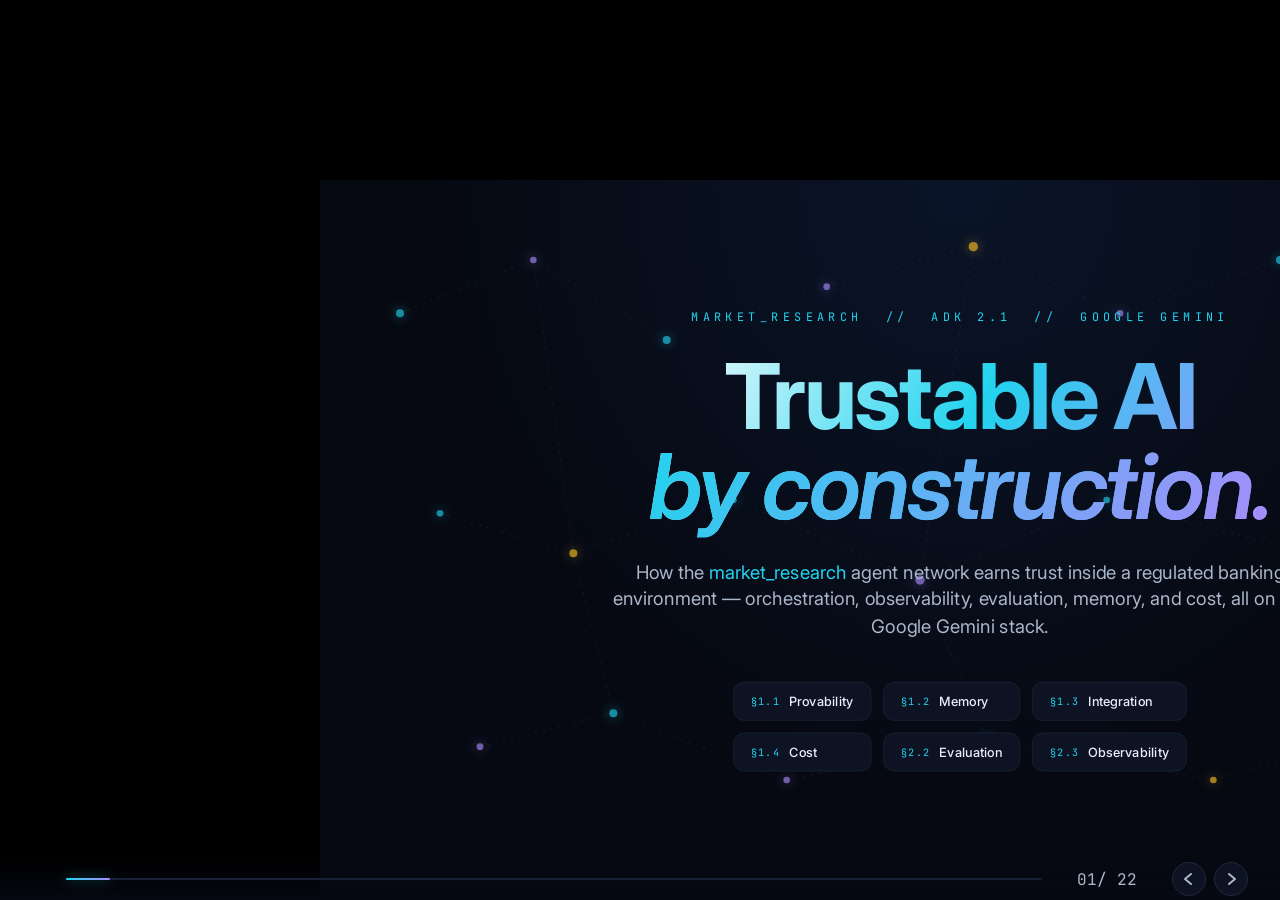
<file: index.html>
<!DOCTYPE html>
<html lang="en">
<head>
<meta charset="UTF-8" />
<meta name="viewport" content="width=1920, initial-scale=1" />
<title>Trustable AI by construction — market_research</title>
<link rel="preconnect" href="https://fonts.googleapis.com">
<link rel="preconnect" href="https://fonts.gstatic.com" crossorigin>
<link href="https://fonts.googleapis.com/css2?family=Inter:wght@400;500;600;700&family=JetBrains+Mono:wght@400;500;600&display=swap" rel="stylesheet">
<link rel="stylesheet" href="styles.css" />
</head>
<body>

<div class="deck-wrap">
<div class="deck">

<!-- ============================================================
     SLIDE 1 — TITLE
     ============================================================ -->
<section class="slide s1 is-active" id="slide-1">
  <svg class="s1-bg" viewBox="0 0 1920 1080" preserveAspectRatio="xMidYMid slice" aria-hidden="true">
    <!-- constellation lines -->
    <g class="constellation">
      <line class="bg-line" x1="120" y1="200" x2="320" y2="120"/>
      <line class="bg-line" x1="320" y1="120" x2="520" y2="240"/>
      <line class="bg-line" x1="520" y1="240" x2="760" y2="160"/>
      <line class="bg-line" x1="760" y1="160" x2="980" y2="100"/>
      <line class="bg-line" x1="980" y1="100" x2="1200" y2="200"/>
      <line class="bg-line" x1="1200" y1="200" x2="1440" y2="120"/>
      <line class="bg-line" x1="1440" y1="120" x2="1680" y2="220"/>
      <line class="bg-line" x1="180" y1="500" x2="380" y2="560"/>
      <line class="bg-line" x1="380" y1="560" x2="620" y2="480"/>
      <line class="bg-line" x1="620" y1="480" x2="900" y2="600"/>
      <line class="bg-line" x1="900" y1="600" x2="1180" y2="480"/>
      <line class="bg-line" x1="1180" y1="480" x2="1480" y2="560"/>
      <line class="bg-line" x1="1480" y1="560" x2="1740" y2="500"/>
      <line class="bg-line" x1="240" y1="850" x2="440" y2="800"/>
      <line class="bg-line" x1="440" y1="800" x2="700" y2="900"/>
      <line class="bg-line" x1="700" y1="900" x2="1000" y2="840"/>
      <line class="bg-line" x1="1000" y1="840" x2="1340" y2="900"/>
      <line class="bg-line" x1="1340" y1="900" x2="1620" y2="820"/>
      <line class="bg-line" x1="320" y1="120" x2="380" y2="560"/>
      <line class="bg-line" x1="980" y1="100" x2="900" y2="600"/>
      <line class="bg-line" x1="1440" y1="120" x2="1480" y2="560"/>
      <line class="bg-line" x1="380" y1="560" x2="440" y2="800"/>
      <line class="bg-line" x1="900" y1="600" x2="1000" y2="840"/>
      <line class="bg-line" x1="1480" y1="560" x2="1620" y2="820"/>
    </g>
    <!-- nodes -->
    <g class="bg-nodes">
      <circle class="bg-node" cx="120" cy="200" r="6"/>
      <circle class="bg-node" cx="320" cy="120" r="5"/>
      <circle class="bg-node" cx="520" cy="240" r="6"/>
      <circle class="bg-node" cx="760" cy="160" r="5"/>
      <circle class="bg-node" cx="980" cy="100" r="7"/>
      <circle class="bg-node" cx="1200" cy="200" r="5"/>
      <circle class="bg-node" cx="1440" cy="120" r="6"/>
      <circle class="bg-node" cx="1680" cy="220" r="5"/>
      <circle class="bg-node" cx="180" cy="500" r="5"/>
      <circle class="bg-node" cx="380" cy="560" r="6"/>
      <circle class="bg-node" cx="620" cy="480" r="5"/>
      <circle class="bg-node" cx="900" cy="600" r="7"/>
      <circle class="bg-node" cx="1180" cy="480" r="5"/>
      <circle class="bg-node" cx="1480" cy="560" r="6"/>
      <circle class="bg-node" cx="1740" cy="500" r="5"/>
      <circle class="bg-node" cx="240" cy="850" r="5"/>
      <circle class="bg-node" cx="440" cy="800" r="6"/>
      <circle class="bg-node" cx="700" cy="900" r="5"/>
      <circle class="bg-node" cx="1000" cy="840" r="7"/>
      <circle class="bg-node" cx="1340" cy="900" r="5"/>
      <circle class="bg-node" cx="1620" cy="820" r="6"/>
    </g>
  </svg>

  <div class="s1-stage">
    <div class="s1-hero">
      <div class="s1-eyebrow">MARKET_RESEARCH &nbsp;//&nbsp; ADK 2.1 &nbsp;//&nbsp; GOOGLE GEMINI</div>
      <h1 class="s1-title">Trustable&nbsp;AI<br/><span class="italic">by construction.</span></h1>
      <p class="s1-sub">
        How the <span class="k-worker">market_research</span> agent network earns trust inside a regulated banking environment&nbsp;&mdash; orchestration, observability, evaluation, memory, and cost, all on the Google&nbsp;Gemini stack.
      </p>
      <div class="s1-chips">
        <div class="s1-chip"><span class="sec">&sect;1.1</span><span class="label">Provability</span></div>
        <div class="s1-chip" style="animation-delay: 0.1s;"><span class="sec">&sect;1.2</span><span class="label">Memory</span></div>
        <div class="s1-chip" style="animation-delay: 0.2s;"><span class="sec">&sect;1.3</span><span class="label">Integration</span></div>
        <div class="s1-chip" style="animation-delay: 0.3s;"><span class="sec">&sect;1.4</span><span class="label">Cost</span></div>
        <div class="s1-chip" style="animation-delay: 0.4s;"><span class="sec">&sect;2.2</span><span class="label">Evaluation</span></div>
        <div class="s1-chip" style="animation-delay: 0.5s;"><span class="sec">&sect;2.3</span><span class="label">Observability</span></div>
      </div>
    </div>
  </div>

  <div class="s1-author">
    <div class="name">3224405_AMAL</div>
  </div>
</section>


<!-- ============================================================
     SLIDE 2 — VISUAL VOCABULARY
     ============================================================ -->
<section class="slide" id="slide-2">
  <div class="slide-header">
    <span class="slide-num">02 / LEGEND</span>
    <span class="eyebrow">THE SIX BUILDING BLOCKS</span>
  </div>
  <h2>One vocabulary, six shapes</h2>
  <p class="subtitle">Every later slide is built from these primitives. Read them once here so the rest of the deck reads at a glance.</p>

  <div class="slide-body">
    <div class="s2-grid">

      <div class="s2-card worker">
        <span class="badge">01</span>
        <div class="demo">
          <svg viewBox="0 0 320 200" width="320" height="200">
            <rect x="40" y="40" width="240" height="120" rx="16" fill="#0d1322" stroke="#22d3ee" stroke-width="3" filter="drop-shadow(0 0 12px rgba(34,211,238,0.5))"/>
            <text x="160" y="100" text-anchor="middle" fill="#e8eefb" font-size="22" font-weight="600" font-family="JetBrains Mono, monospace">LlmAgent</text>
            <text x="160" y="130" text-anchor="middle" fill="#22d3ee" font-size="16" font-family="JetBrains Mono, monospace">gemini-2.5</text>
          </svg>
        </div>
        <h4>LlmAgent</h4>
        <p class="role">One Gemini call. Optional schema + tools + callbacks.</p>
      </div>

      <div class="s2-card worker">
        <span class="badge">02</span>
        <div class="demo">
          <svg viewBox="0 0 360 200" width="360" height="200">
            <defs><marker id="s2a-arr" viewBox="0 0 10 10" refX="9" refY="5" markerWidth="6" markerHeight="6" orient="auto"><path d="M0,0 L10,5 L0,10 z" fill="#22d3ee"/></marker></defs>
            <rect x="20" y="70" width="80" height="60" rx="10" fill="#0d1322" stroke="#22d3ee" stroke-width="2.5"/>
            <rect x="140" y="70" width="80" height="60" rx="10" fill="#0d1322" stroke="#22d3ee" stroke-width="2.5"/>
            <rect x="260" y="70" width="80" height="60" rx="10" fill="#0d1322" stroke="#22d3ee" stroke-width="2.5"/>
            <line x1="100" y1="100" x2="140" y2="100" stroke="#22d3ee" stroke-width="2.5" marker-end="url(#s2a-arr)"/>
            <line x1="220" y1="100" x2="260" y2="100" stroke="#22d3ee" stroke-width="2.5" marker-end="url(#s2a-arr)"/>
            <text x="180" y="40" text-anchor="middle" fill="#94a3b8" font-size="16" font-family="JetBrains Mono, monospace" letter-spacing="2">SEQUENTIAL</text>
          </svg>
        </div>
        <h4>SequentialAgent</h4>
        <p class="role">Runs children in declared order. No scheduler.</p>
      </div>

      <div class="s2-card critic">
        <span class="badge">03</span>
        <div class="demo">
          <svg viewBox="0 0 320 200" width="320" height="200">
            <defs><marker id="s2b-arr" viewBox="0 0 10 10" refX="9" refY="5" markerWidth="6" markerHeight="6" orient="auto"><path d="M0,0 L10,5 L0,10 z" fill="#a78bfa"/></marker></defs>
            <rect x="60" y="60" width="200" height="90" rx="12" fill="#0d1322" stroke="#a78bfa" stroke-width="2.5"/>
            <text x="160" y="110" text-anchor="middle" fill="#e8eefb" font-size="20" font-weight="600">worker</text>
            <path d="M 60 75 Q 30 110 60 145" fill="none" stroke="#a78bfa" stroke-width="2.5" stroke-dasharray="6 5" marker-end="url(#s2b-arr)"/>
            <path d="M 260 145 Q 290 110 260 75" fill="none" stroke="#a78bfa" stroke-width="2.5" stroke-dasharray="6 5" marker-end="url(#s2b-arr)"/>
            <text x="160" y="35" text-anchor="middle" fill="#a78bfa" font-size="16" font-family="JetBrains Mono, monospace" letter-spacing="2">LOOP &middot; MAX 5</text>
          </svg>
        </div>
        <h4>LoopAgent</h4>
        <p class="role">Repeats a critic-worker pair until pass or max.</p>
      </div>

      <div class="s2-card tool">
        <span class="badge">04</span>
        <div class="demo">
          <svg viewBox="0 0 320 200" width="320" height="200">
            <rect x="60" y="60" width="200" height="90" rx="16" fill="#0d1322" stroke="#fbbf24" stroke-width="3" filter="drop-shadow(0 0 12px rgba(251,191,36,0.4))"/>
            <text x="160" y="100" text-anchor="middle" fill="#fbbf24" font-size="18" font-family="JetBrains Mono, monospace">tool</text>
            <text x="160" y="130" text-anchor="middle" fill="#e8eefb" font-size="17" font-family="JetBrains Mono, monospace">google_search</text>
          </svg>
        </div>
        <h4>Tool</h4>
        <p class="role">An external capability the agent can call.</p>
      </div>

      <div class="s2-card tool">
        <span class="badge">05</span>
        <div class="demo">
          <svg viewBox="0 0 360 200" width="360" height="200">
            <rect x="30" y="70" width="140" height="60" rx="10" fill="#0d1322" stroke="#22d3ee" stroke-width="2.5"/>
            <text x="100" y="105" text-anchor="middle" fill="#e8eefb" font-size="16">LlmAgent</text>
            <path d="M 180 100 C 220 60, 260 60, 300 100" fill="none" stroke="#fbbf24" stroke-width="2.5" stroke-dasharray="3 4"/>
            <circle cx="300" cy="100" r="20" fill="#0d1322" stroke="#fbbf24" stroke-width="2.5"/>
            <text x="300" y="106" text-anchor="middle" fill="#fbbf24" font-size="16" font-family="JetBrains Mono, monospace">cb</text>
            <text x="180" y="160" text-anchor="middle" fill="#94a3b8" font-size="16" font-family="JetBrains Mono, monospace">after_agent_callback</text>
          </svg>
        </div>
        <h4>Callback</h4>
        <p class="role">A Python hook fired before/after each agent.</p>
      </div>

      <div class="s2-card worker">
        <span class="badge">06</span>
        <div class="demo">
          <svg viewBox="0 0 360 200" width="360" height="200">
            <line x1="40" y1="100" x2="320" y2="100" stroke="#6b7a94" stroke-width="2" stroke-dasharray="4 6"/>
            <circle cx="40" cy="100" r="8" fill="#22d3ee"/>
            <circle cx="320" cy="100" r="8" fill="#a78bfa"/>
            <circle cx="180" cy="100" r="14" fill="#22d3ee" filter="drop-shadow(0 0 14px rgba(34,211,238,1))">
              <animate attributeName="cx" values="40;320;40" dur="3s" repeatCount="indefinite"/>
            </circle>
            <text x="180" y="160" text-anchor="middle" fill="#94a3b8" font-size="16" font-family="JetBrains Mono, monospace">state flowing</text>
          </svg>
        </div>
        <h4>Token / state</h4>
        <p class="role">Output of one agent becomes input of the next.</p>
      </div>

    </div>
  </div>
</section>


<!-- ============================================================
     SLIDE 3 — PROVABILITY (§1.1) CRITIC-WORKER LOOP
     ============================================================ -->
<section class="slide sl-prov" id="slide-3">
  <div class="slide-header">
    <span class="slide-num">03 / PROVABILITY</span>
    <span class="eyebrow">REQUIREMENT &sect;1.1</span>
  </div>
  <h2>A stronger model grades every answer</h2>
  <p class="subtitle">No report leaves the pipeline until a <span class="k-critic">critic</span> on a stronger tier accepts it. <strong>Up to five iterations, then a deterministic exit.</strong></p>

  <div class="slide-body">
    <div class="svg-wrap">
      <svg viewBox="0 0 1700 720" preserveAspectRatio="xMidYMid meet">
        <defs>
          <marker id="s3-arr-c" viewBox="0 0 10 10" refX="9" refY="5" markerWidth="7" markerHeight="7" orient="auto">
            <path d="M0,0 L10,5 L0,10 z" fill="#a78bfa"/>
          </marker>
          <marker id="s3-arr-p" viewBox="0 0 10 10" refX="9" refY="5" markerWidth="7" markerHeight="7" orient="auto">
            <path d="M0,0 L10,5 L0,10 z" fill="#34d399"/>
          </marker>
        </defs>

        <!-- worker box -->
        <g class="s3-worker-pulse">
          <rect x="100" y="200" width="450" height="320" rx="22" fill="#0d1322" stroke="#22d3ee" stroke-width="3.5"/>
          <text x="325" y="280" text-anchor="middle" fill="#22d3ee" font-size="20" font-weight="600" letter-spacing="3" font-family="JetBrains Mono, monospace">WORKER</text>
          <text x="325" y="345" text-anchor="middle" fill="#e8eefb" font-size="34" font-weight="600">enhanced_search</text>
          <text x="325" y="395" text-anchor="middle" fill="#94a3b8" font-size="22" font-family="JetBrains Mono, monospace">gemini-2.5-flash-lite</text>
          <text x="325" y="445" text-anchor="middle" fill="#94a3b8" font-size="22">+ google_search</text>
          <text x="325" y="488" text-anchor="middle" fill="#94a3b8" font-size="22">+ BuiltInPlanner</text>
        </g>

        <!-- critic box -->
        <g class="s3-critic-pulse">
          <rect x="1150" y="200" width="450" height="320" rx="22" fill="#0d1322" stroke="#a78bfa" stroke-width="3.5"/>
          <text x="1375" y="280" text-anchor="middle" fill="#a78bfa" font-size="20" font-weight="600" letter-spacing="3" font-family="JetBrains Mono, monospace">CRITIC</text>
          <text x="1375" y="345" text-anchor="middle" fill="#e8eefb" font-size="34" font-weight="600">evaluator</text>
          <text x="1375" y="395" text-anchor="middle" fill="#94a3b8" font-size="22" font-family="JetBrains Mono, monospace">gemini-2.5-flash</text>
          <text x="1375" y="445" text-anchor="middle" fill="#94a3b8" font-size="22">+ MarketFeedback</text>
          <text x="1375" y="488" text-anchor="middle" fill="#94a3b8" font-size="22">(Pydantic schema)</text>
        </g>

        <!-- top arrow worker -> critic -->
        <path d="M 550 280 C 700 200, 1000 200, 1150 280" class="s3-loop-arrow s3-pass-glow" marker-end="url(#s3-arr-c)"/>
        <text x="850" y="180" text-anchor="middle" fill="#22d3ee" font-size="22" font-family="JetBrains Mono, monospace">draft findings</text>

        <!-- bottom arrow critic -> worker (FAIL) -->
        <path d="M 1150 440 C 1000 540, 700 540, 550 440" class="s3-loop-arrow" marker-end="url(#s3-arr-c)"/>
        <text x="850" y="610" text-anchor="middle" class="s3-grade-fail" fill="#f87171" font-size="22" font-family="JetBrains Mono, monospace">grade = FAIL &rarr; rerun worker</text>
        <text x="850" y="610" text-anchor="middle" class="s3-grade-pass" fill="#34d399" font-size="26" font-weight="600" font-family="JetBrains Mono, monospace">grade = PASS &rarr; exit loop</text>

        <!-- iteration counter (center) -->
        <circle cx="850" cy="360" r="80" fill="#0d1322" stroke="#a78bfa" stroke-width="3" class="s3-pass-glow"/>
        <text x="850" y="345" text-anchor="middle" class="s3-iter-text">ITER</text>
        <text x="850" y="395" text-anchor="middle" class="s3-iter-counter">1</text>
        <text x="850" y="430" text-anchor="middle" class="s3-iter-text">of 5</text>
      </svg>
    </div>
  </div>

  <div class="chip-row stage" data-stage="3" style="position:absolute; bottom:130px; left:50%; transform:translateX(-50%);">
    <span class="chip is-critic"><span class="dot"></span>Pydantic-typed verdicts</span>
    <span class="chip is-pass"><span class="dot"></span>Max 5 iterations</span>
    <span class="chip is-worker"><span class="dot"></span>EscalationChecker = only exit</span>
  </div>

  <div class="slide-footer">
    <span class="cite">market_research/sub_agents/*/agent.py &middot; LoopAgent quality_assurance_loop</span>
    <span class="req-pill">&sect;1.1 PROVABILITY</span>
  </div>
</section>


<!-- ============================================================
     SLIDE 4 — PROVABILITY IN OPERATION (critic-worker loop)
     ============================================================ -->
<section class="slide op-loop" id="slide-4">
  <div class="slide-header">
    <span class="slide-num">04 / PROVABILITY</span>
    <span class="eyebrow op">IN OPERATION</span>
    <span class="op-tag"><span class="live-dot"></span>RUNTIME</span>
  </div>
  <h2>The quality-assurance loop, running</h2>
  <p class="subtitle">Watch one iteration circulate: the <span class="k-critic">evaluator</span> grades, the <strong>EscalationChecker</strong> decides, and on a fail the <span class="k-worker">worker</span> re-searches and overwrites the findings.</p>

  <div class="slide-body">
    <div class="svg-wrap">
      <svg viewBox="0 0 1700 680" preserveAspectRatio="xMidYMid meet">
        <defs>
          <marker id="ml-flow" viewBox="0 0 10 10" refX="9" refY="5" markerWidth="7" markerHeight="7" orient="auto"><path d="M0,0 L10,5 L0,10 z" fill="#22d3ee"/></marker>
          <marker id="ml-fail" viewBox="0 0 10 10" refX="9" refY="5" markerWidth="7" markerHeight="7" orient="auto"><path d="M0,0 L10,5 L0,10 z" fill="#f87171"/></marker>
          <marker id="ml-pass" viewBox="0 0 10 10" refX="9" refY="5" markerWidth="7" markerHeight="7" orient="auto"><path d="M0,0 L10,5 L0,10 z" fill="#34d399"/></marker>
          <marker id="ml-crit" viewBox="0 0 10 10" refX="9" refY="5" markerWidth="7" markerHeight="7" orient="auto"><path d="M0,0 L10,5 L0,10 z" fill="#a78bfa"/></marker>
        </defs>

        <!-- loop boundary -->
        <rect x="120" y="95" width="1460" height="510" rx="24" fill="none" class="op-loop-ring"/>
        <text x="150" y="80" fill="#a78bfa" font-size="20" font-family="JetBrains Mono, monospace" letter-spacing="2">LoopAgent &middot; quality_assurance_loop &middot; max_iterations = 5</text>

        <!-- return arrow across top -->
        <path d="M 1320 240 L 1320 150 L 400 150 L 400 270" class="op-edge feedback" stroke="#a78bfa" stroke-dasharray="7 6" marker-end="url(#ml-crit)"/>
        <text x="860" y="135" text-anchor="middle" fill="#a78bfa" font-size="19" font-family="JetBrains Mono, monospace">overwrite market_research_findings &middot; next iteration</text>

        <!-- findings entry -->
        <text x="60" y="315" fill="#22d3ee" font-size="20" font-family="JetBrains Mono, monospace">findings</text>
        <line x1="60" y1="335" x2="200" y2="335" class="op-edge flow" marker-end="url(#ml-flow)"/>

        <!-- evaluator (critic) -->
        <rect x="200" y="270" width="380" height="200" rx="18" class="op-node opl-critic"/>
        <text x="390" y="312" class="op-kicker" font-size="18">CRITIC</text>
        <text x="390" y="355" class="op-label" font-size="30">market_evaluator</text>
        <text x="390" y="392" class="op-sub" font-size="19">gemini-2.5-flash</text>
        <text x="390" y="424" class="op-sub" font-size="19">output_schema =</text>
        <text x="390" y="450" class="op-sub" font-size="19">MarketFeedback</text>

        <!-- middle arrow evaluator -> checker -->
        <line x1="580" y1="335" x2="700" y2="335" class="op-edge flow" marker-end="url(#ml-flow)"/>

        <!-- EscalationChecker diamond -->
        <polygon points="840,235 1010,335 840,435 670,335" class="opl-diamond"/>
        <text x="840" y="320" class="op-label" font-size="22" fill="#a78bfa">Escalation</text>
        <text x="840" y="348" class="op-label" font-size="22" fill="#a78bfa">Checker</text>
        <text x="840" y="378" class="op-sub" font-size="16">grade == "pass"?</text>

        <!-- fail arrow checker -> worker -->
        <line x1="1010" y1="335" x2="1120" y2="335" class="op-edge fail" marker-end="url(#ml-fail)"/>
        <text x="1065" y="318" text-anchor="middle" fill="#f87171" font-size="17" font-family="JetBrains Mono, monospace">fail</text>

        <!-- worker -->
        <rect x="1120" y="240" width="400" height="200" rx="18" class="op-node opl-worker"/>
        <text x="1320" y="282" class="op-kicker" font-size="18">WORKER</text>
        <text x="1320" y="325" class="op-label" font-size="28">enhanced_market_search</text>
        <text x="1320" y="362" class="op-sub" font-size="19">worker &middot; google_search</text>
        <text x="1320" y="394" class="op-sub" font-size="19">+ BuiltInPlanner</text>
        <text x="1320" y="424" class="op-sub" font-size="19">+ section_planner</text>

        <!-- pass exit -->
        <path d="M 840 435 L 840 545 L 1450 545" class="op-edge pass" marker-end="url(#ml-pass)"/>
        <text x="1120" y="530" text-anchor="middle" fill="#34d399" font-size="19" font-family="JetBrains Mono, monospace">pass &rarr; escalate &rarr; exit loop</text>

        <!-- circulating token -->
        <circle r="13" class="opl-token"/>
      </svg>
    </div>
  </div>

  <div class="slide-footer">
    <span class="cite">sub_agents/market_context/agent.py &middot; LoopAgent + EscalationChecker + MarketFeedback schema</span>
    <span class="req-pill">&sect;1.1 PROVABILITY</span>
  </div>
</section>


<!-- ============================================================
     SLIDE 5 — TRUSTABILITY (§1.1) GROUNDED CITATIONS
     ============================================================ -->
<section class="slide" id="slide-5">
  <div class="slide-header">
    <span class="slide-num">05 / TRUSTABILITY</span>
    <span class="eyebrow">REQUIREMENT &sect;1.1</span>
  </div>
  <h2>Every claim has a footnote</h2>
  <p class="subtitle">The agent cannot hallucinate undetected: every fact in the final report carries a <span class="k-tool">numbered citation</span> back to a live Google Search source.</p>

  <div class="slide-body">
    <div class="svg-wrap">
      <svg viewBox="0 0 1700 720" preserveAspectRatio="xMidYMid meet">
        <defs>
          <marker id="s4-arr" viewBox="0 0 10 10" refX="9" refY="5" markerWidth="7" markerHeight="7" orient="auto">
            <path d="M0,0 L10,5 L0,10 z" fill="#22d3ee"/>
          </marker>
        </defs>

        <!-- user question (left) -->
        <rect x="40" y="100" width="380" height="160" rx="20" fill="#0d1322" stroke="#1e293b" stroke-width="2"/>
        <text x="60" y="155" fill="#94a3b8" font-size="18" font-family="JetBrains Mono, monospace">USER QUESTION</text>
        <text x="60" y="200" fill="#e8eefb" font-size="22">What is the size of</text>
        <text x="60" y="232" fill="#e8eefb" font-size="22">the SaaS analytics market?</text>

        <line x1="430" y1="180" x2="540" y2="180" stroke="#22d3ee" stroke-width="3" marker-end="url(#s4-arr)"/>

        <!-- researcher + search -->
        <rect x="540" y="100" width="320" height="160" rx="20" fill="#0d1322" stroke="#22d3ee" stroke-width="3" filter="drop-shadow(0 0 14px rgba(34,211,238,0.4))"/>
        <text x="700" y="160" text-anchor="middle" fill="#22d3ee" font-size="18" font-family="JetBrains Mono, monospace">WORKER</text>
        <text x="700" y="200" text-anchor="middle" fill="#e8eefb" font-size="28" font-weight="600">researcher</text>
        <text x="700" y="232" text-anchor="middle" fill="#94a3b8" font-size="18" font-family="JetBrains Mono, monospace">+ google_search</text>

        <line x1="870" y1="180" x2="980" y2="180" stroke="#22d3ee" stroke-width="3" marker-end="url(#s4-arr)"/>

        <!-- source cards (right) — all visible on entry, animate in once -->
        <g class="s4-source-on">
          <rect x="990" y="80" width="630" height="120" rx="16" fill="#0d1322" stroke="#fbbf24" stroke-width="2.5" filter="drop-shadow(0 0 10px rgba(251,191,36,0.35))"/>
          <text x="1015" y="125" fill="#fbbf24" font-size="20" font-family="JetBrains Mono, monospace" font-weight="600">[1]</text>
          <text x="1060" y="125" fill="#e8eefb" font-size="22" font-weight="500">Statista &middot; SaaS Market Size 2024</text>
          <text x="1060" y="160" fill="#94a3b8" font-size="18" font-family="JetBrains Mono, monospace">statista.com/saas-analytics</text>
          <text x="1060" y="185" fill="#34d399" font-size="16" font-family="JetBrains Mono, monospace">conf 0.94</text>
        </g>

        <g class="s4-source-on" style="animation-delay: 0.6s;">
          <rect x="990" y="220" width="630" height="120" rx="16" fill="#0d1322" stroke="#fbbf24" stroke-width="2.5" filter="drop-shadow(0 0 10px rgba(251,191,36,0.35))"/>
          <text x="1015" y="265" fill="#fbbf24" font-size="20" font-family="JetBrains Mono, monospace" font-weight="600">[2]</text>
          <text x="1060" y="265" fill="#e8eefb" font-size="22" font-weight="500">Gartner &middot; Magic Quadrant 2024</text>
          <text x="1060" y="300" fill="#94a3b8" font-size="18" font-family="JetBrains Mono, monospace">gartner.com/saas-mq</text>
          <text x="1060" y="325" fill="#34d399" font-size="16" font-family="JetBrains Mono, monospace">conf 0.88</text>
        </g>

        <g class="s4-source-on" style="animation-delay: 1.2s;">
          <rect x="990" y="360" width="630" height="120" rx="16" fill="#0d1322" stroke="#fbbf24" stroke-width="2.5" filter="drop-shadow(0 0 10px rgba(251,191,36,0.35))"/>
          <text x="1015" y="405" fill="#fbbf24" font-size="20" font-family="JetBrains Mono, monospace" font-weight="600">[3]</text>
          <text x="1060" y="405" fill="#e8eefb" font-size="22" font-weight="500">McKinsey &middot; Cloud Insights</text>
          <text x="1060" y="440" fill="#94a3b8" font-size="18" font-family="JetBrains Mono, monospace">mckinsey.com/cloud-2024</text>
          <text x="1060" y="465" fill="#34d399" font-size="16" font-family="JetBrains Mono, monospace">conf 0.81</text>
        </g>

        <!-- report draft (bottom) -->
        <rect x="40" y="540" width="1620" height="140" rx="20" fill="#0d1322" stroke="#a78bfa" stroke-width="2.5"/>
        <text x="60" y="585" fill="#a78bfa" font-size="18" font-family="JetBrains Mono, monospace">RENDERED REPORT &middot; market_report_composer</text>
        <text x="60" y="635" fill="#e8eefb" font-size="22">
          The global SaaS analytics market reached
          <tspan fill="#e8eefb" font-weight="600">$8.4B in 2024</tspan>
          <tspan class="s4-cite-on" font-weight="600" font-family="JetBrains Mono, monospace"> [1]</tspan>,
          growing at
          <tspan font-weight="600">14% CAGR</tspan>
          <tspan class="s4-cite-on" font-weight="600" font-family="JetBrains Mono, monospace"> [2]</tspan>,
          with cloud-native vendors capturing the majority share
          <tspan class="s4-cite-on" font-weight="600" font-family="JetBrains Mono, monospace"> [3]</tspan>.
        </text>
      </svg>
    </div>
  </div>

  <div class="slide-footer">
    <span class="cite">collect_research_sources_callback + wikipedia_citation_callback &middot; sub_agents/market_context/</span>
    <span class="req-pill">&sect;1.1 TRUSTABILITY</span>
  </div>
</section>


<!-- ============================================================
     SLIDE 6 — TRUSTABILITY IN OPERATION (citation harvest)
     ============================================================ -->
<section class="slide op-cite" id="slide-6">
  <div class="slide-header">
    <span class="slide-num">06 / TRUSTABILITY</span>
    <span class="eyebrow op">IN OPERATION</span>
    <span class="op-tag"><span class="live-dot"></span>RUNTIME</span>
  </div>
  <h2>Harvesting sources, live</h2>
  <p class="subtitle">The worker calls <span class="k-tool">google_search</span>; an <strong>after-agent callback</strong> captures every grounding chunk &mdash; URL, title, confidence &mdash; into <code>state.citations</code> before the composer renders footnotes.</p>

  <div class="slide-body">
    <div class="svg-wrap">
      <svg viewBox="0 100 1700 640" preserveAspectRatio="xMidYMid meet">
        <defs>
          <marker id="mc-flow" viewBox="0 0 10 10" refX="9" refY="5" markerWidth="7" markerHeight="7" orient="auto"><path d="M0,0 L10,5 L0,10 z" fill="#22d3ee"/></marker>
          <marker id="mc-tool" viewBox="0 0 10 10" refX="9" refY="5" markerWidth="7" markerHeight="7" orient="auto"><path d="M0,0 L10,5 L0,10 z" fill="#fbbf24"/></marker>
          <marker id="mc-crit" viewBox="0 0 10 10" refX="9" refY="5" markerWidth="7" markerHeight="7" orient="auto"><path d="M0,0 L10,5 L0,10 z" fill="#a78bfa"/></marker>
        </defs>

        <text x="80" y="150" fill="#aeb8c9" font-family="JetBrains Mono, monospace" font-size="18" letter-spacing="3" text-anchor="start">PHASE 1 &middot; HARVEST</text>

        <!-- researcher -->
        <rect x="80" y="220" width="380" height="160" rx="18" class="op-node opc-tool" stroke="#22d3ee"/>
        <text x="270" y="262" class="op-kicker" font-size="17">WORKER</text>
        <text x="270" y="302" class="op-label" font-size="26">market_researcher</text>
        <text x="270" y="335" class="op-sub" font-size="18">tools=[google_search]</text>
        <text x="270" y="363" class="op-sub" font-size="18">+ BuiltInPlanner</text>

        <line x1="460" y1="300" x2="560" y2="300" class="op-edge flow" marker-end="url(#mc-flow)"/>

        <!-- tool -->
        <rect x="560" y="230" width="300" height="140" rx="16" class="op-node opc-tool"/>
        <text x="710" y="270" class="op-kicker" font-size="17" fill="#fbbf24">TOOL</text>
        <text x="710" y="308" class="op-label" font-size="24" fill="#fbbf24">google_search</text>
        <text x="710" y="342" class="op-sub" font-size="17">returns grounded chunks</text>

        <line x1="860" y1="300" x2="960" y2="300" class="op-edge cb" marker-end="url(#mc-tool)"/>

        <!-- callback -->
        <rect x="960" y="230" width="300" height="140" rx="16" fill="#0d1322" stroke="#fbbf24" stroke-width="2.5" stroke-dasharray="5 5"/>
        <text x="1110" y="270" class="op-kicker" font-size="17" fill="#fbbf24">after_agent_callback</text>
        <text x="1110" y="308" class="op-label" font-size="21">collect_research</text>
        <text x="1110" y="336" class="op-label" font-size="21">_sources</text>

        <line x1="1260" y1="300" x2="1330" y2="300" class="op-edge cb" marker-end="url(#mc-tool)"/>

        <!-- citations state panel -->
        <rect x="1330" y="150" width="320" height="320" rx="16" fill="#060912" stroke="#fbbf24" stroke-width="2.5"/>
        <text x="1355" y="190" fill="#fbbf24" font-size="18" font-family="JetBrains Mono, monospace">state.citations</text>
        <g class="opc-row r1">
          <text x="1355" y="240" fill="#e8eefb" font-size="17" font-family="JetBrains Mono, monospace">1: { url, title,</text>
          <text x="1380" y="266" fill="#34d399" font-size="17" font-family="JetBrains Mono, monospace">conf 0.94 }</text>
        </g>
        <g class="opc-row r2">
          <text x="1355" y="312" fill="#e8eefb" font-size="17" font-family="JetBrains Mono, monospace">2: { url, title,</text>
          <text x="1380" y="338" fill="#34d399" font-size="17" font-family="JetBrains Mono, monospace">conf 0.88 }</text>
        </g>
        <g class="opc-row r3">
          <text x="1355" y="384" fill="#e8eefb" font-size="17" font-family="JetBrains Mono, monospace">3: { url, title,</text>
          <text x="1380" y="410" fill="#34d399" font-size="17" font-family="JetBrains Mono, monospace">conf 0.81 }</text>
        </g>
        <text x="1355" y="450" fill="#aeb8c9" font-size="15" font-family="JetBrains Mono, monospace">persisted to session</text>

        <!-- phase 2 -->
        <text x="80" y="470" fill="#aeb8c9" font-family="JetBrains Mono, monospace" font-size="18" letter-spacing="3" text-anchor="start">PHASE 2 &middot; RENDER</text>
        <rect x="80" y="500" width="460" height="110" rx="16" class="op-node" stroke="#a78bfa"/>
        <text x="310" y="540" class="op-kicker" font-size="17" fill="#a78bfa">CRITIC</text>
        <text x="310" y="576" class="op-label" font-size="24">market_report_composer</text>
        <text x="310" y="600" class="op-sub" font-size="17">emits &lt;cite source="src-N"/&gt;</text>
        <line x1="310" y1="380" x2="310" y2="500" class="op-edge" stroke="#a78bfa" stroke-dasharray="6 6" marker-end="url(#mc-crit)"/>

        <!-- token -->
        <circle r="12" class="opc-token"/>
      </svg>
    </div>
  </div>

  <div class="slide-footer">
    <span class="cite">collect_research_sources_callback + wikipedia_citation_callback &middot; sub_agents/market_context/agent.py</span>
    <span class="req-pill">&sect;1.1 TRUSTABILITY</span>
  </div>
</section>


<!-- ============================================================
     SLIDE 7 — DOCUMENT RAG · EMBEDDING / INGEST WORKFLOW
     ============================================================ -->
<section class="slide sl-rag" id="slide-7">
  <div class="slide-header">
    <span class="slide-num">07 / DOCUMENT RAG</span>
    <span class="eyebrow">PROPOSED &middot; INGEST</span>
  </div>
  <h2>Documents are embedded once, then reused</h2>
  <p class="subtitle">A <span class="k-tool">metadata check</span> short-circuits re-embedding. A new document first runs through a <span class="k-critic">small agent network</span> that reads pages 1&ndash;3 to build shared context &mdash; then every page becomes an image embedded by <strong>ColQwen-Omni</strong> into <span class="k-pass">Qdrant</span>.</p>

  <div class="slide-body">
    <div class="svg-wrap">
      <svg viewBox="0 0 1680 820" preserveAspectRatio="xMidYMid meet">
        <defs>
          <marker id="rag-cy" viewBox="0 0 10 10" refX="8" refY="5" markerWidth="7" markerHeight="7" orient="auto"><path d="M0,0 L10,5 L0,10 z" fill="#22d3ee"/></marker>
          <marker id="rag-am" viewBox="0 0 10 10" refX="8" refY="5" markerWidth="7" markerHeight="7" orient="auto"><path d="M0,0 L10,5 L0,10 z" fill="#fbbf24"/></marker>
          <marker id="rag-gr" viewBox="0 0 10 10" refX="8" refY="5" markerWidth="7" markerHeight="7" orient="auto"><path d="M0,0 L10,5 L0,10 z" fill="#34d399"/></marker>
          <marker id="rag-pu" viewBox="0 0 10 10" refX="8" refY="5" markerWidth="7" markerHeight="7" orient="auto"><path d="M0,0 L10,5 L0,10 z" fill="#a78bfa"/></marker>
        </defs>

        <!-- ===== top band: cache check ===== -->
        <text x="40" y="88" class="op-kicker start" fill="#aeb8c9">STEP 0 &middot; HAS THIS DOC BEEN EMBEDDED?</text>

        <g class="rag-in d1">
          <rect x="40" y="108" width="220" height="112" rx="16" class="op-node" stroke="#22d3ee"/>
          <text x="150" y="144" text-anchor="middle" class="op-kicker" fill="#22d3ee">INPUT</text>
          <text x="150" y="180" text-anchor="middle" class="op-label">document</text>
          <text x="150" y="208" text-anchor="middle" class="op-sub">PDF / report</text>

          <rect x="300" y="108" width="290" height="112" rx="16" class="op-node" stroke="#fbbf24" stroke-dasharray="7 5"/>
          <text x="445" y="144" text-anchor="middle" class="op-kicker" fill="#fbbf24">METADATA CHECK</text>
          <text x="445" y="180" text-anchor="middle" class="op-label">seen this doc?</text>
          <text x="445" y="208" text-anchor="middle" class="op-sub">lookup by content hash</text>
        </g>
        <line x1="260" y1="164" x2="296" y2="164" class="opr-link flow" marker-end="url(#rag-cy)"/>

        <!-- YES branch -> reuse -->
        <line x1="590" y1="164" x2="656" y2="164" class="opr-link pass" marker-end="url(#rag-gr)"/>
        <text x="623" y="148" text-anchor="middle" class="op-sub" fill="#34d399">hash hit</text>
        <g class="rag-in d2">
          <rect x="660" y="108" width="320" height="112" rx="16" class="op-node" stroke="#34d399"/>
          <text x="820" y="144" text-anchor="middle" class="op-kicker" fill="#34d399">CACHE HIT</text>
          <text x="820" y="180" text-anchor="middle" class="op-label">reuse vectors</text>
          <text x="820" y="208" text-anchor="middle" class="op-sub">skip embedding entirely</text>
        </g>

        <!-- NO branch down into pipeline -->
        <path d="M 445 220 L 445 318 L 190 318 L 190 368" class="opr-link flow" fill="none" marker-end="url(#rag-cy)"/>
        <text x="462" y="288" class="op-sub op-text-start" fill="#22d3ee">no &middot; first time &darr;</text>

        <!-- ===== bottom band: first-time ingest ===== -->
        <text x="40" y="352" class="op-kicker start" fill="#aeb8c9">FIRST-TIME INGEST</text>

        <!-- context agent network -->
        <g class="rag-in d3">
          <rect x="40" y="368" width="350" height="240" rx="18" class="op-node" stroke="#a78bfa"/>
          <text x="215" y="404" text-anchor="middle" class="op-kicker" fill="#a78bfa">CONTEXT NETWORK &middot; PAGES 1&ndash;3</text>
          <rect x="72" y="428" width="138" height="64" rx="12" fill="#0d1322" stroke="#a78bfa" stroke-width="1.5"/>
          <text x="141" y="466" text-anchor="middle" class="op-mono" fill="#e8eefb">page_reader</text>
          <line x1="210" y1="460" x2="248" y2="460" class="opr-link crit" marker-end="url(#rag-pu)"/>
          <rect x="252" y="428" width="118" height="64" rx="12" fill="#0d1322" stroke="#a78bfa" stroke-width="1.5"/>
          <text x="311" y="466" text-anchor="middle" class="op-mono" fill="#e8eefb">key_facts</text>
          <text x="215" y="536" text-anchor="middle" class="op-sub">scans for doc context</text>
          <text x="215" y="568" text-anchor="middle" class="op-sub">+ key facts to read any page</text>
        </g>
        <line x1="390" y1="488" x2="418" y2="488" class="opr-link crit" marker-end="url(#rag-pu)"/>

        <!-- common metadata -->
        <g class="rag-in d4">
          <rect x="422" y="368" width="288" height="240" rx="16" class="op-node" stroke="#fbbf24"/>
          <text x="566" y="404" text-anchor="middle" class="op-kicker" fill="#fbbf24">COMMON METADATA</text>
          <text x="448" y="452" class="op-mono op-text-start" fill="#e8eefb">&bull; context + key facts</text>
          <text x="448" y="492" class="op-mono op-text-start" fill="#e8eefb">&bull; shared headers/footers</text>
          <text x="448" y="548" class="op-sub op-text-start" fill="#fbbf24">&rarr; attached to every chunk</text>
        </g>
        <line x1="710" y1="488" x2="738" y2="488" class="opr-link schema" marker-end="url(#rag-am)"/>

        <!-- page -> image -->
        <g class="rag-in d5">
          <rect x="742" y="368" width="260" height="240" rx="16" class="op-node" stroke="#22d3ee"/>
          <text x="872" y="404" text-anchor="middle" class="op-kicker" fill="#22d3ee">PAGE &rarr; IMAGE</text>
          <rect x="812" y="438" width="68" height="52" rx="6" class="rag-pageicon"/>
          <rect x="828" y="448" width="68" height="52" rx="6" class="rag-pageicon"/>
          <rect x="844" y="458" width="68" height="52" rx="6" class="rag-pageicon"/>
          <text x="872" y="568" text-anchor="middle" class="op-sub">1 page = 1 image</text>
        </g>
        <line x1="1002" y1="488" x2="1030" y2="488" class="opr-link flow" marker-end="url(#rag-cy)"/>

        <!-- ColQwen-Omni embed -->
        <g class="rag-in d6">
          <rect x="1034" y="368" width="268" height="240" rx="16" class="op-node" stroke="#fbbf24"/>
          <text x="1168" y="404" text-anchor="middle" class="op-kicker" fill="#fbbf24">EMBED</text>
          <text x="1168" y="456" text-anchor="middle" class="op-label">ColQwen-Omni</text>
          <text x="1168" y="506" text-anchor="middle" class="op-sub">multi-vector</text>
          <text x="1168" y="530" text-anchor="middle" class="op-sub">page embeddings</text>
        </g>
        <line x1="1302" y1="488" x2="1330" y2="488" class="opr-link schema" marker-end="url(#rag-am)"/>

        <!-- Qdrant -->
        <g class="rag-in d6">
          <rect x="1334" y="388" width="200" height="200" fill="var(--bg-elev)"/>
          <path d="M 1334 588 A 100 20 0 0 0 1534 588" fill="none" stroke="#34d399" stroke-width="2.5"/>
          <line x1="1334" y1="388" x2="1334" y2="588" stroke="#34d399" stroke-width="2.5"/>
          <line x1="1534" y1="388" x2="1534" y2="588" stroke="#34d399" stroke-width="2.5"/>
          <ellipse cx="1434" cy="388" rx="100" ry="20" class="rag-db"/>
          <text x="1434" y="468" text-anchor="middle" class="op-label" fill="#34d399">Qdrant</text>
          <text x="1434" y="512" text-anchor="middle" class="op-sub">page vectors</text>
          <text x="1434" y="544" text-anchor="middle" class="op-sub">+ common metadata</text>
        </g>

        <text x="840" y="780" text-anchor="middle" class="op-sub" fill="#aeb8c9">Embed once per document &middot; cache by content hash &middot; every page is one ColQwen-Omni vector in Qdrant.</text>
      </svg>
    </div>
  </div>

  <div class="slide-footer">
    <span class="cite">tools/doc_rag/ingest.py &middot; embed_document(doc) &middot; metadata-gated &rarr; ColQwen-Omni &rarr; Qdrant upsert</span>
    <span class="req-pill">&sect; DOCUMENT RAG</span>
  </div>
</section>


<!-- ============================================================
     SLIDE 8 — DOCUMENT RAG · doc_search TOOL (IN OPERATION)
     ============================================================ -->
<section class="slide op-rag" id="slide-8">
  <div class="slide-header">
    <span class="slide-num">08 / DOCUMENT RAG</span>
    <span class="eyebrow op">IN OPERATION</span>
    <span class="op-tag"><span class="live-dot"></span>RUNTIME</span>
  </div>
  <h2>Search agents now query the web <em>and</em> the docs</h2>
  <p class="subtitle">Every search worker emits two query sets: web queries for <span class="k-tool">google_search</span> and semantic queries for the custom <span class="k-critic">doc_search</span> tool &mdash; which embeds each query with ColQwen-Omni and pulls the closest <span class="k-pass">Qdrant</span> page-chunks. Both streams ground one answer.</p>

  <div class="slide-body">
    <div class="svg-wrap">
      <svg viewBox="0 0 1720 760" preserveAspectRatio="xMidYMid meet">
        <defs>
          <marker id="ds-cy" viewBox="0 0 10 10" refX="8" refY="5" markerWidth="7" markerHeight="7" orient="auto"><path d="M0,0 L10,5 L0,10 z" fill="#22d3ee"/></marker>
          <marker id="ds-am" viewBox="0 0 10 10" refX="8" refY="5" markerWidth="7" markerHeight="7" orient="auto"><path d="M0,0 L10,5 L0,10 z" fill="#fbbf24"/></marker>
          <marker id="ds-pu" viewBox="0 0 10 10" refX="8" refY="5" markerWidth="7" markerHeight="7" orient="auto"><path d="M0,0 L10,5 L0,10 z" fill="#a78bfa"/></marker>
          <marker id="ds-gr" viewBox="0 0 10 10" refX="8" refY="5" markerWidth="7" markerHeight="7" orient="auto"><path d="M0,0 L10,5 L0,10 z" fill="#34d399"/></marker>
        </defs>

        <!-- search agent -->
        <g class="rag-in d1">
          <rect x="40" y="288" width="300" height="168" rx="18" class="op-node" stroke="#22d3ee" filter="drop-shadow(0 0 10px rgba(34,211,238,0.35))"/>
          <text x="190" y="328" text-anchor="middle" class="op-kicker" fill="#22d3ee">SEARCH AGENT</text>
          <text x="190" y="368" text-anchor="middle" class="op-label">researcher</text>
          <text x="190" y="404" text-anchor="middle" class="op-mono">tools=[google_search,</text>
          <text x="190" y="432" text-anchor="middle" class="op-mono">doc_search]</text>
        </g>

        <!-- branch to two lanes -->
        <path d="M 340 336 C 410 336, 420 148, 476 148" class="opr-link schema" fill="none" marker-end="url(#ds-am)"/>
        <text x="410" y="208" text-anchor="middle" class="op-sub" fill="#fbbf24">web queries</text>
        <path d="M 340 408 C 410 408, 420 588, 476 588" class="opr-link crit" fill="none" marker-end="url(#ds-pu)"/>
        <text x="410" y="528" text-anchor="middle" class="op-sub" fill="#a78bfa">doc_search queries</text>

        <!-- ===== top lane: google_search ===== -->
        <g class="rag-in d2">
          <rect x="480" y="96" width="260" height="108" rx="16" class="op-node" stroke="#fbbf24"/>
          <text x="610" y="132" text-anchor="middle" class="op-kicker" fill="#fbbf24">BUILT-IN TOOL</text>
          <text x="610" y="172" text-anchor="middle" class="op-label">google_search</text>
        </g>
        <line x1="740" y1="150" x2="796" y2="150" class="opr-link schema" marker-end="url(#ds-am)"/>
        <g class="rag-in d3">
          <rect x="800" y="96" width="290" height="108" rx="16" class="op-node" stroke="#fbbf24"/>
          <text x="945" y="132" text-anchor="middle" class="op-kicker" fill="#fbbf24">WEB RESULTS</text>
          <text x="945" y="172" text-anchor="middle" class="op-label">grounding chunks</text>
        </g>

        <!-- ===== bottom lane: doc_search ===== -->
        <g class="rag-in d2">
          <rect x="480" y="536" width="260" height="120" rx="16" class="op-node" stroke="#a78bfa"/>
          <text x="610" y="572" text-anchor="middle" class="op-kicker" fill="#a78bfa">CUSTOM TOOL</text>
          <text x="610" y="610" text-anchor="middle" class="op-label">doc_search</text>
          <text x="610" y="640" text-anchor="middle" class="op-sub">semantic query</text>
        </g>
        <line x1="740" y1="596" x2="796" y2="596" class="opr-link crit" marker-end="url(#ds-pu)"/>
        <g class="rag-in d3">
          <rect x="800" y="536" width="260" height="120" rx="16" class="op-node" stroke="#fbbf24"/>
          <text x="930" y="572" text-anchor="middle" class="op-kicker" fill="#fbbf24">EMBED</text>
          <text x="930" y="610" text-anchor="middle" class="op-label">ColQwen-Omni</text>
          <text x="930" y="640" text-anchor="middle" class="op-sub">embed the query</text>
        </g>
        <line x1="1060" y1="596" x2="1106" y2="596" class="opr-link schema" marker-end="url(#ds-am)"/>

        <!-- Qdrant -->
        <g class="rag-in d4">
          <rect x="1110" y="524" width="190" height="128" fill="var(--bg-elev)"/>
          <path d="M 1110 652 A 95 18 0 0 0 1300 652" fill="none" stroke="#34d399" stroke-width="2.5"/>
          <line x1="1110" y1="524" x2="1110" y2="652" stroke="#34d399" stroke-width="2.5"/>
          <line x1="1300" y1="524" x2="1300" y2="652" stroke="#34d399" stroke-width="2.5"/>
          <ellipse cx="1205" cy="524" rx="95" ry="18" class="rag-db"/>
          <text x="1205" y="584" text-anchor="middle" class="op-label" fill="#34d399">Qdrant</text>
          <text x="1205" y="620" text-anchor="middle" class="op-sub">similarity search</text>
        </g>
        <line x1="1300" y1="588" x2="1356" y2="588" class="opr-link pass" marker-end="url(#ds-gr)"/>
        <g class="rag-in d5">
          <rect x="1360" y="536" width="260" height="120" rx="16" class="op-node" stroke="#34d399"/>
          <text x="1490" y="572" text-anchor="middle" class="op-kicker" fill="#34d399">RETRIEVED</text>
          <text x="1490" y="608" text-anchor="middle" class="op-label">top page-chunks</text>
          <text x="1490" y="636" text-anchor="middle" class="op-sub">+ shared metadata</text>
        </g>

        <!-- converge into grounded answer -->
        <g class="rag-in d6">
          <rect x="1480" y="288" width="220" height="168" rx="18" class="op-node" stroke="#22d3ee" filter="drop-shadow(0 0 10px rgba(34,211,238,0.35))"/>
          <text x="1590" y="328" text-anchor="middle" class="op-kicker" fill="#22d3ee">GROUNDED</text>
          <text x="1590" y="368" text-anchor="middle" class="op-label">one answer</text>
          <text x="1590" y="404" text-anchor="middle" class="op-sub">web + document</text>
          <text x="1590" y="432" text-anchor="middle" class="op-sub">evidence</text>
        </g>
        <path d="M 1090 150 C 1320 150, 1360 300, 1476 328" class="opr-link schema" fill="none" marker-end="url(#ds-am)"/>
        <path d="M 1620 536 C 1640 480, 1620 420, 1590 440" class="opr-link pass" fill="none" marker-end="url(#ds-gr)"/>

        <text x="860" y="728" text-anchor="middle" class="op-sub" fill="#aeb8c9">One worker, two retrieval channels &mdash; the web via <tspan fill="#fbbf24">google_search</tspan>, your documents via <tspan fill="#a78bfa">doc_search</tspan> over <tspan fill="#34d399">Qdrant</tspan>.</text>
      </svg>
    </div>
  </div>

  <div class="slide-footer">
    <span class="cite">tools/doc_rag/doc_search.py &middot; doc_search(queries) &middot; ColQwen-Omni embed &rarr; Qdrant top-k page-chunks</span>
    <span class="req-pill">&sect; DOCUMENT RAG</span>
  </div>
</section>


<!-- ============================================================
     SLIDE 7 — DESIGN FLOW (§1.3) SEQUENTIAL CHANCELLOR
     ============================================================ -->
<section class="slide sl-flow" id="slide-9">
  <div class="slide-header">
    <span class="slide-num">09 / DESIGN FLOW</span>
    <span class="eyebrow">REQUIREMENT &sect;1.3</span>
  </div>
  <h2>Five sub-pipelines, one chancellor</h2>
  <p class="subtitle">The chancellor is a <strong>SequentialAgent</strong>: bootstrap, then five domain pipelines in declared order. <span class="k-route">Sales is conditional</span>. No agent is called twice; no order is left to chance.</p>

  <div class="slide-body">
    <div class="svg-wrap">
      <svg viewBox="0 80 1800 550" preserveAspectRatio="xMidYMid meet">
        <defs>
          <marker id="s5-arr" viewBox="0 0 10 10" refX="9" refY="5" markerWidth="7" markerHeight="7" orient="auto">
            <path d="M0,0 L10,5 L0,10 z" fill="#22d3ee"/>
          </marker>
        </defs>

        <!-- bootstrap chip (top) -->
        <g>
          <rect x="650" y="40" width="500" height="80" rx="14" fill="#0d1322" stroke="#1e293b" stroke-width="2" stroke-dasharray="6 6"/>
          <text x="900" y="78" text-anchor="middle" fill="#94a3b8" font-size="24" font-family="JetBrains Mono, monospace" letter-spacing="3">BOOTSTRAP &middot; STEPS 1&ndash;2</text>
          <text x="900" y="105" text-anchor="middle" fill="#e8eefb" font-size="30">user_input_analyzer &nbsp;&rarr;&nbsp; project_creator</text>
        </g>
        <line x1="900" y1="120" x2="900" y2="170" stroke="#22d3ee" stroke-width="3" marker-end="url(#s5-arr)"/>

        <!-- 5 domain tiles -->
        <!-- tile 1: market -->
        <g>
          <rect x="50" y="200" width="320" height="420" class="s5-tile-bg"/>
          <text x="210" y="245" class="s5-tile-num">STEPS 3&ndash;4</text>
          <text x="210" y="295" class="s5-tile-title">MARKET</text>
          <!-- icon: bars -->
          <g transform="translate(155,330)">
            <rect x="0" y="60" width="20" height="40" fill="#22d3ee"/>
            <rect x="30" y="40" width="20" height="60" fill="#22d3ee"/>
            <rect x="60" y="20" width="20" height="80" fill="#22d3ee"/>
            <rect x="90" y="0" width="20" height="100" fill="#22d3ee"/>
          </g>
          <text x="210" y="495" class="s5-tile-role">Market intel +</text>
          <text x="210" y="520" class="s5-tile-role">critic loop</text>
          <rect x="135" y="555" width="150" height="36" rx="8" fill="rgba(52,211,153,0.12)" stroke="#34d399" stroke-width="1.5"/>
          <text x="210" y="580" text-anchor="middle" fill="#34d399" font-size="16" font-family="JetBrains Mono, monospace" letter-spacing="2">BUILT</text>
        </g>

        <!-- tile 2: segmentation -->
        <g>
          <rect x="400" y="200" width="320" height="420" class="s5-tile-bg"/>
          <text x="560" y="245" class="s5-tile-num">STEPS 5&ndash;6</text>
          <text x="560" y="295" class="s5-tile-title">SEGMENTATION</text>
          <!-- icon: pie -->
          <g transform="translate(510,330)">
            <circle cx="50" cy="50" r="48" fill="none" stroke="#22d3ee" stroke-width="4"/>
            <path d="M 50 50 L 50 2 A 48 48 0 0 1 92 70 z" fill="#22d3ee" fill-opacity="0.4"/>
            <path d="M 50 50 L 92 70 A 48 48 0 0 1 30 92 z" fill="#22d3ee" fill-opacity="0.7"/>
          </g>
          <text x="560" y="495" class="s5-tile-role">Customer segments +</text>
          <text x="560" y="520" class="s5-tile-role">critic loop</text>
          <rect x="485" y="555" width="150" height="36" rx="8" fill="rgba(52,211,153,0.12)" stroke="#34d399" stroke-width="1.5"/>
          <text x="560" y="580" text-anchor="middle" fill="#34d399" font-size="16" font-family="JetBrains Mono, monospace" letter-spacing="2">BUILT</text>
        </g>

        <!-- tile 3: org -->
        <g>
          <rect x="750" y="200" width="320" height="420" class="s5-tile-bg"/>
          <text x="910" y="245" class="s5-tile-num">STEPS 7&ndash;8</text>
          <text x="910" y="295" class="s5-tile-title">ORG INTEL</text>
          <!-- icon: hierarchy -->
          <g transform="translate(835,330)">
            <rect x="55" y="0" width="40" height="28" rx="4" fill="#22d3ee" fill-opacity="0.4" stroke="#22d3ee" stroke-width="2"/>
            <rect x="10" y="60" width="40" height="28" rx="4" fill="#22d3ee" fill-opacity="0.4" stroke="#22d3ee" stroke-width="2"/>
            <rect x="60" y="60" width="40" height="28" rx="4" fill="#22d3ee" fill-opacity="0.4" stroke="#22d3ee" stroke-width="2"/>
            <rect x="110" y="60" width="40" height="28" rx="4" fill="#22d3ee" fill-opacity="0.4" stroke="#22d3ee" stroke-width="2"/>
            <line x1="75" y1="28" x2="30" y2="60" stroke="#22d3ee" stroke-width="2"/>
            <line x1="75" y1="28" x2="80" y2="60" stroke="#22d3ee" stroke-width="2"/>
            <line x1="75" y1="28" x2="130" y2="60" stroke="#22d3ee" stroke-width="2"/>
          </g>
          <text x="910" y="495" class="s5-tile-role">Client + target org +</text>
          <text x="910" y="520" class="s5-tile-role">critic loop</text>
          <rect x="835" y="555" width="150" height="36" rx="8" fill="rgba(52,211,153,0.12)" stroke="#34d399" stroke-width="1.5"/>
          <text x="910" y="580" text-anchor="middle" fill="#34d399" font-size="16" font-family="JetBrains Mono, monospace" letter-spacing="2">BUILT</text>
        </g>

        <!-- tile 4: sales (conditional) -->
        <g>
          <rect x="1100" y="200" width="320" height="420" class="s5-tile-bg cond"/>
          <text x="1260" y="245" class="s5-tile-num" fill="#f472b6">STEPS 9&ndash;10</text>
          <text x="1260" y="295" class="s5-tile-title" fill="#f472b6">SALES</text>
          <!-- icon: handshake (simplified) -->
          <g transform="translate(1195,330)">
            <circle cx="50" cy="50" r="40" fill="none" stroke="#f472b6" stroke-width="3"/>
            <text x="50" y="62" text-anchor="middle" fill="#f472b6" font-size="36" font-family="JetBrains Mono, monospace">?</text>
          </g>
          <text x="1260" y="495" class="s5-tile-role" fill="#f472b6">Skips if no target</text>
          <text x="1260" y="520" class="s5-tile-role" fill="#f472b6">named in input</text>
          <rect x="1170" y="555" width="180" height="36" rx="8" fill="rgba(244,114,182,0.12)" stroke="#f472b6" stroke-width="1.5" stroke-dasharray="4 4"/>
          <text x="1260" y="580" text-anchor="middle" fill="#f472b6" font-size="16" font-family="JetBrains Mono, monospace" letter-spacing="2">MAY SKIP</text>
        </g>

        <!-- tile 5: prospect -->
        <g>
          <rect x="1450" y="200" width="320" height="420" class="s5-tile-bg"/>
          <text x="1610" y="245" class="s5-tile-num">STEPS 11&ndash;12</text>
          <text x="1610" y="295" class="s5-tile-title">PROSPECT</text>
          <!-- icon: target -->
          <g transform="translate(1560,330)">
            <circle cx="50" cy="50" r="45" fill="none" stroke="#22d3ee" stroke-width="3"/>
            <circle cx="50" cy="50" r="28" fill="none" stroke="#22d3ee" stroke-width="3"/>
            <circle cx="50" cy="50" r="10" fill="#22d3ee"/>
          </g>
          <text x="1610" y="495" class="s5-tile-role">Apollo JSON</text>
          <text x="1610" y="520" class="s5-tile-role">(no composer)</text>
          <rect x="1535" y="555" width="150" height="36" rx="8" fill="rgba(52,211,153,0.12)" stroke="#34d399" stroke-width="1.5"/>
          <text x="1610" y="580" text-anchor="middle" fill="#34d399" font-size="16" font-family="JetBrains Mono, monospace" letter-spacing="2">BUILT</text>
        </g>

        <!-- arrows between tiles -->
        <line x1="370" y1="410" x2="400" y2="410" stroke="#22d3ee" stroke-width="3" marker-end="url(#s5-arr)"/>
        <line x1="720" y1="410" x2="750" y2="410" stroke="#22d3ee" stroke-width="3" marker-end="url(#s5-arr)"/>
        <line x1="1070" y1="410" x2="1100" y2="410" stroke="#22d3ee" stroke-width="3" marker-end="url(#s5-arr)"/>
        <line x1="1420" y1="410" x2="1450" y2="410" stroke="#f472b6" stroke-width="3" stroke-dasharray="6 4" marker-end="url(#s5-arr)"/>

        <!-- sweeping token (stage 1) -->
        <circle r="14" class="s5-token" cy="540" cx="0"/>
      </svg>
    </div>
  </div>

  <div class="slide-footer">
    <span class="cite">market_research/agent.py &middot; comprehensive_intelligence_chancellor</span>
    <span class="req-pill">&sect;1.3 DESIGN FLOW</span>
  </div>
</section>


<!-- ============================================================
     SLIDE 8 — DESIGN FLOW IN OPERATION (12-step spine)
     ============================================================ -->
<section class="slide op-spine" id="slide-10">
  <div class="slide-header">
    <span class="slide-num">10 / DESIGN FLOW</span>
    <span class="eyebrow op">IN OPERATION</span>
    <span class="op-tag"><span class="live-dot"></span>RUNTIME</span>
  </div>
  <h2>Twelve children, one deterministic walk</h2>
  <p class="subtitle">The <strong>SequentialAgent</strong> walks its twelve children in declaration order &mdash; classifier, tool call, then six builder/agent pairs. The token traces the exact runtime path; no scheduler, no LLM picking next.</p>

  <div class="slide-body">
    <div class="svg-wrap">
      <svg viewBox="0 0 1700 720" preserveAspectRatio="xMidYMid meet">
        <text x="850" y="58" text-anchor="middle" class="ops-kicker" fill="#a78bfa" letter-spacing="2">SequentialAgent &middot; comprehensive_intelligence_chancellor</text>

        <!-- snake connectors -->
        <path d="M 280 218 L 1420 218 L 1420 388 L 280 388 L 280 558 L 1420 558" fill="none" stroke="#6b7a94" stroke-width="2.5" stroke-dasharray="5 7"/>

        <!-- ROW 1 (L->R): 01-04 -->
        <g>
          <rect x="140" y="148" width="300" height="128" class="ops-box classifier"/>
          <text x="160" y="184" class="ops-kicker op-text-start" fill="#f472b6">01 &middot; CLASSIFIER</text>
          <text x="160" y="220" class="ops-name op-text-start" fill="#e8eefb">user_input_analyzer</text>
          <text x="160" y="252" class="ops-detail op-text-start" fill="#94a3b8">&rarr; user_analysis</text>
        </g>
        <g>
          <rect x="510" y="148" width="300" height="128" class="ops-box tool"/>
          <text x="530" y="184" class="ops-kicker op-text-start" fill="#fbbf24">02 &middot; TOOL CALL</text>
          <text x="530" y="220" class="ops-name op-text-start" fill="#e8eefb">project_creator</text>
          <text x="530" y="252" class="ops-detail op-text-start" fill="#94a3b8">create_blank_project()</text>
        </g>
        <g>
          <rect x="880" y="148" width="300" height="128" class="ops-box builder"/>
          <text x="900" y="184" class="ops-kicker op-text-start" fill="#a78bfa">03 &middot; PROMPT BUILD</text>
          <text x="900" y="220" class="ops-name op-text-start" fill="#e8eefb">market_prompt_builder</text>
          <text x="900" y="252" class="ops-detail op-text-start" fill="#94a3b8">&rarr; market_agent_input</text>
        </g>
        <g>
          <rect x="1250" y="148" width="300" height="128" class="ops-box agent"/>
          <text x="1270" y="184" class="ops-kicker op-text-start" fill="#22d3ee">04 &middot; SUB-PIPELINE</text>
          <text x="1270" y="220" class="ops-name op-text-start" fill="#e8eefb">market_intelligence</text>
          <text x="1270" y="252" class="ops-detail op-text-start" fill="#94a3b8">&rarr; market_context</text>
        </g>

        <!-- ROW 2 (R->L): 05-08 -->
        <g>
          <rect x="1250" y="318" width="300" height="128" class="ops-box builder"/>
          <text x="1270" y="354" class="ops-kicker op-text-start" fill="#a78bfa">05 &middot; PROMPT BUILD</text>
          <text x="1270" y="390" class="ops-name op-text-start" fill="#e8eefb">segmentation_builder</text>
          <text x="1270" y="422" class="ops-detail op-text-start" fill="#94a3b8">&rarr; segmentation_input</text>
        </g>
        <g>
          <rect x="880" y="318" width="300" height="128" class="ops-box agent"/>
          <text x="900" y="354" class="ops-kicker op-text-start" fill="#22d3ee">06 &middot; SUB-PIPELINE</text>
          <text x="900" y="390" class="ops-name op-text-start" fill="#e8eefb">segmentation_intel</text>
          <text x="900" y="422" class="ops-detail op-text-start" fill="#94a3b8">&rarr; market_segment</text>
        </g>
        <g>
          <rect x="510" y="318" width="300" height="128" class="ops-box builder"/>
          <text x="530" y="354" class="ops-kicker op-text-start" fill="#a78bfa">07 &middot; PROMPT BUILD</text>
          <text x="530" y="390" class="ops-name op-text-start" fill="#e8eefb">org_prompt_builder</text>
          <text x="530" y="422" class="ops-detail op-text-start" fill="#94a3b8">&rarr; org_agent_input</text>
        </g>
        <g>
          <rect x="140" y="318" width="300" height="128" class="ops-box agent"/>
          <text x="160" y="354" class="ops-kicker op-text-start" fill="#22d3ee">08 &middot; SUB-PIPELINE</text>
          <text x="160" y="390" class="ops-name op-text-start" fill="#e8eefb">org_intelligence</text>
          <text x="160" y="422" class="ops-detail op-text-start" fill="#94a3b8">&rarr; client_org_research</text>
        </g>

        <!-- ROW 3 (L->R): 09-12 -->
        <g>
          <rect x="140" y="488" width="300" height="128" class="ops-box cond"/>
          <text x="160" y="524" class="ops-kicker op-text-start" fill="#f472b6">09 &middot; COND PROMPT</text>
          <text x="160" y="560" class="ops-name op-text-start" fill="#e8eefb">sales_prompt_builder</text>
          <text x="160" y="592" class="ops-detail op-text-start" fill="#f472b6">skip_sales? gate</text>
        </g>
        <g>
          <rect x="510" y="488" width="300" height="128" class="ops-box cond"/>
          <text x="530" y="524" class="ops-kicker op-text-start" fill="#f472b6">10 &middot; COND SUB-PIPE</text>
          <text x="530" y="560" class="ops-name op-text-start" fill="#e8eefb">sales_intelligence</text>
          <text x="530" y="592" class="ops-detail op-text-start" fill="#f472b6">runs IFF target named</text>
        </g>
        <g>
          <rect x="880" y="488" width="300" height="128" class="ops-box builder"/>
          <text x="900" y="524" class="ops-kicker op-text-start" fill="#a78bfa">11 &middot; PROMPT BUILD</text>
          <text x="900" y="560" class="ops-name op-text-start" fill="#e8eefb">prospect_builder</text>
          <text x="900" y="592" class="ops-detail op-text-start" fill="#94a3b8">&rarr; prospect_input</text>
        </g>
        <g>
          <rect x="1250" y="488" width="300" height="128" class="ops-box agent"/>
          <text x="1270" y="524" class="ops-kicker op-text-start" fill="#22d3ee">12 &middot; SUB-PIPELINE</text>
          <text x="1270" y="560" class="ops-name op-text-start" fill="#e8eefb">prospect_researcher</text>
          <text x="1270" y="592" class="ops-detail op-text-start" fill="#94a3b8">&rarr; Apollo JSON</text>
        </g>

        <!-- token -->
        <circle r="13" class="ops-token"/>
      </svg>
    </div>
  </div>

  <div class="slide-footer">
    <span class="cite">market_research/agent.py &middot; comprehensive_intelligence_chancellor (SequentialAgent, 12 children)</span>
    <span class="req-pill">&sect;1.3 DESIGN FLOW</span>
  </div>
</section>


<!-- ============================================================
     SLIDE 9 — NLP ROUTING (§1.2) classifier / router / skip
     ============================================================ -->
<section class="slide op-route" id="slide-11">
  <div class="slide-header">
    <span class="slide-num">11 / AGENT GARDEN</span>
    <span class="eyebrow">REQUIREMENT &sect;1.2</span>
    <span class="op-tag"><span class="live-dot"></span>RUNTIME</span>
  </div>
  <h2>Routing without magic, step by step</h2>
  <p class="subtitle">The classifier emits typed JSON; a plain Python gate reads <code>skip_sales</code> and either builds the sales prompt or leaves the branch dark. <strong>The SDK rejects any malformed verdict.</strong></p>

  <div class="slide-body">
    <div class="svg-wrap">
      <svg viewBox="0 0 1400 520" preserveAspectRatio="xMidYMid meet">
        <defs>
          <marker id="mr-flow" viewBox="0 0 10 10" refX="9" refY="5" markerWidth="7" markerHeight="7" orient="auto"><path d="M0,0 L10,5 L0,10 z" fill="#22d3ee"/></marker>
          <marker id="mr-route" viewBox="0 0 10 10" refX="9" refY="5" markerWidth="7" markerHeight="7" orient="auto"><path d="M0,0 L10,5 L0,10 z" fill="#f472b6"/></marker>
          <marker id="mr-skip" viewBox="0 0 10 10" refX="9" refY="5" markerWidth="7" markerHeight="7" orient="auto"><path d="M0,0 L10,5 L0,10 z" fill="#8593ab"/></marker>
          <marker id="mr-schema" viewBox="0 0 10 10" refX="9" refY="5" markerWidth="7" markerHeight="7" orient="auto"><path d="M0,0 L10,5 L0,10 z" fill="#fbbf24"/></marker>
        </defs>

        <!-- column headers -->
        <text x="175"  y="44" text-anchor="middle" class="op-kicker">USER INPUT</text>
        <text x="530"  y="44" text-anchor="middle" class="op-kicker">TYPED VERDICT &middot; UserAnalysis</text>
        <text x="855"  y="44" text-anchor="middle" class="op-kicker">PYTHON GATE</text>
        <text x="1190" y="44" text-anchor="middle" class="op-kicker">OUTCOME</text>

        <!-- ===================== LANE A — sales runs ===================== -->
        <!-- input A -->
        <rect x="44" y="72" width="262" height="140" rx="16" class="op-node opr-input" stroke="#22d3ee" filter="drop-shadow(0 0 10px rgba(34,211,238,0.26))"/>
        <text x="68" y="115" class="op-text-start" fill="#e8eefb" style="font-size:16px">"Sell SaaS analytics</text>
        <text x="68" y="142" class="op-text-start" fill="#e8eefb" style="font-size:16px">to <tspan fill="#22d3ee">Microsoft</tspan> &amp; <tspan fill="#22d3ee">Google</tspan>"</text>
        <text x="68" y="188" class="op-text-start op-mono" fill="#34d399">&rarr; names a target org</text>

        <line x1="306" y1="142" x2="400" y2="142" class="opr-link flow" marker-end="url(#mr-flow)"/>
        <text x="353" y="126" text-anchor="middle" class="op-sub">classifier</text>

        <!-- verdict A -->
        <rect x="400" y="72" width="260" height="140" rx="14" fill="#060912" stroke="#34d399" stroke-width="2"/>
        <text x="424" y="108" class="op-text-start op-mono" fill="#34d399">user_analysis</text>
        <text x="424" y="136" class="op-text-start op-mono" fill="#e8eefb">has_target: true</text>
        <text x="424" y="164" class="op-text-start op-mono" fill="#e8eefb">needs_sales: true</text>
        <text x="424" y="192" class="op-text-start op-mono" fill="#34d399">skip_sales: false</text>

        <line x1="660" y1="142" x2="755" y2="142" class="opr-link schema" marker-end="url(#mr-schema)"/>
        <text x="707" y="126" text-anchor="middle" class="op-sub" fill="#fbbf24">typed JSON</text>

        <!-- gate A -->
        <rect x="755" y="72" width="200" height="140" rx="16" class="op-node" stroke="#f472b6"/>
        <text x="855" y="112" text-anchor="middle" class="op-kicker" fill="#f472b6">PYTHON GATE</text>
        <text x="855" y="148" text-anchor="middle" class="op-label" style="font-size:15px">sales_prompt_builder</text>
        <text x="855" y="180" text-anchor="middle" class="op-sub">reads skip_sales</text>

        <line x1="955" y1="142" x2="1045" y2="142" class="opr-link route" marker-end="url(#mr-route)"/>
        <text x="1000" y="126" text-anchor="middle" class="opr-branch" fill="#34d399">false</text>

        <!-- runs A -->
        <rect x="1045" y="72" width="290" height="140" rx="16" class="op-node" stroke="#22d3ee" filter="drop-shadow(0 0 12px rgba(34,211,238,0.32))"/>
        <text x="1190" y="112" text-anchor="middle" class="op-kicker" fill="#22d3ee">RUNS</text>
        <text x="1190" y="152" text-anchor="middle" class="op-label" style="font-size:17px">sales_intelligence_agent</text>
        <text x="1190" y="188" text-anchor="middle" class="op-sub" style="font-size:13px">full sales pipeline &rarr; target_org</text>

        <!-- ===================== LANE B — skips ===================== -->
        <!-- input B -->
        <rect x="44" y="308" width="262" height="140" rx="16" class="op-node opr-input" stroke="#8593ab"/>
        <text x="68" y="354" class="op-text-start" fill="#e8eefb" style="font-size:16px">"Research the SaaS</text>
        <text x="68" y="382" class="op-text-start" fill="#e8eefb" style="font-size:16px">analytics market"</text>
        <text x="68" y="424" class="op-text-start op-mono" fill="#94a3b8">&rarr; no target org</text>

        <line x1="306" y1="378" x2="400" y2="378" class="opr-link flow b" marker-end="url(#mr-flow)"/>
        <text x="353" y="362" text-anchor="middle" class="op-sub">classifier</text>

        <!-- verdict B -->
        <rect x="400" y="308" width="260" height="140" rx="14" fill="#060912" stroke="#fbbf24" stroke-width="2" stroke-dasharray="6 5"/>
        <text x="424" y="344" class="op-text-start op-mono" fill="#fbbf24">user_analysis</text>
        <text x="424" y="372" class="op-text-start op-mono" fill="#e8eefb">has_target: false</text>
        <text x="424" y="400" class="op-text-start op-mono" fill="#e8eefb">needs_sales: false</text>
        <text x="424" y="428" class="op-text-start op-mono" fill="#f472b6">skip_sales: true</text>

        <line x1="660" y1="378" x2="755" y2="378" class="opr-link schema b" marker-end="url(#mr-schema)"/>
        <text x="707" y="362" text-anchor="middle" class="op-sub" fill="#fbbf24">typed JSON</text>

        <!-- gate B -->
        <rect x="755" y="308" width="200" height="140" rx="16" class="op-node" stroke="#f472b6"/>
        <text x="855" y="348" text-anchor="middle" class="op-kicker" fill="#f472b6">PYTHON GATE</text>
        <text x="855" y="384" text-anchor="middle" class="op-label" style="font-size:15px">sales_prompt_builder</text>
        <text x="855" y="416" text-anchor="middle" class="op-sub">reads skip_sales</text>

        <line x1="955" y1="378" x2="1045" y2="378" class="opr-link skip" marker-end="url(#mr-skip)"/>
        <text x="1000" y="362" text-anchor="middle" class="opr-branch" fill="#f472b6">true</text>

        <!-- skip B (alternative, shown clearly) -->
        <rect x="1045" y="308" width="290" height="140" rx="16" fill="#0d1322" stroke="#8593ab" stroke-width="2" stroke-dasharray="8 6" class="opr-skip"/>
        <text x="1190" y="362" text-anchor="middle" class="op-label" fill="#94a3b8">else: SKIP</text>
        <text x="1190" y="400" text-anchor="middle" class="op-mono" fill="#f472b6">0 tokens &middot; branch stays dark</text>

        <!-- caption -->
        <text x="700" y="498" text-anchor="middle" class="op-sub" fill="#aeb8c9">Same <tspan fill="#aeb8c9">user_input_analyzer</tspan> + gate code &mdash; the typed <tspan fill="#aeb8c9">skip_sales</tspan> verdict alone picks the route.</text>
      </svg>
    </div>
  </div>

  <div class="slide-footer">
    <span class="cite">market_research/agent.py &middot; user_input_analyzer + conditional_sales_prompt_builder (lines 166-198, 310-385)</span>
    <span class="req-pill">&sect;1.2 NLP ROUTING</span>
  </div>
</section>


<!-- ============================================================
     SLIDE 11 — MEMORY (§1.2)
     ============================================================ -->
<section class="slide sl-mem" id="slide-12">
  <div class="slide-header">
    <span class="slide-num">12 / MEMORY</span>
    <span class="eyebrow">REQUIREMENT &sect;1.2 &middot; PARTIAL</span>
  </div>
  <h2>Short-term today, semantic &amp; long-term next</h2>
  <p class="subtitle">Today's <code>callback_context.state</code> is a per-run dict <strong>(short-term)</strong>. The next iteration plugs Vertex AI Memory Bank and Vector Search into the same surface.</p>

  <div class="slide-body">
    <div class="svg-wrap">
      <svg viewBox="0 0 1560 680" preserveAspectRatio="xMidYMid meet">
        <defs>
          <marker id="mem-arr" viewBox="0 0 10 10" refX="8" refY="5" markerWidth="7" markerHeight="7" orient="auto"><path d="M0,0 L10,5 L0,10 z" fill="#aeb8c9"/></marker>
          <marker id="mem-arr-r" viewBox="0 0 10 10" refX="8" refY="5" markerWidth="7" markerHeight="7" orient="auto"><path d="M0,0 L10,5 L0,10 z" fill="#aeb8c9"/></marker>
        </defs>

        <!-- agent (reads/writes) -->
        <rect x="40" y="252" width="248" height="136" rx="18" class="op-node" stroke="#22d3ee" filter="drop-shadow(0 0 12px rgba(34,211,238,0.3))"/>
        <text x="164" y="296" text-anchor="middle" class="op-kicker" fill="#22d3ee">market_research</text>
        <text x="164" y="332" text-anchor="middle" class="op-label">prompt-builders</text>
        <text x="164" y="366" text-anchor="middle" class="op-sub">read &amp; write every step</text>

        <!-- agent <-> surface (read/write) -->
        <line x1="288" y1="306" x2="372" y2="306" class="mem-flow" marker-end="url(#mem-arr-r)"/>
        <line x1="372" y1="338" x2="288" y2="338" class="mem-flow" marker-end="url(#mem-arr-r)"/>
        <text x="330" y="292" text-anchor="middle" class="op-sub">write</text>
        <text x="330" y="368" text-anchor="middle" class="op-sub">read</text>

        <!-- unified access surface -->
        <rect x="376" y="170" width="150" height="320" rx="20" class="mem-surface"/>
        <text x="451" y="214" text-anchor="middle" class="op-kicker" fill="#e8eefb">ONE SURFACE</text>
        <text x="451" y="318" text-anchor="middle" class="op-mono" fill="#e8eefb">callback</text>
        <text x="451" y="346" text-anchor="middle" class="op-mono" fill="#e8eefb">_context</text>
        <text x="451" y="374" text-anchor="middle" class="op-mono" fill="#22d3ee">.state</text>
        <text x="451" y="448" text-anchor="middle" class="op-sub">same API,</text>
        <text x="451" y="472" text-anchor="middle" class="op-sub">3 backends</text>

        <!-- fan-out to tiers -->
        <path d="M 526 250 C 575 250, 585 150, 632 150" class="mem-flow" fill="none" marker-end="url(#mem-arr)"/>
        <path d="M 526 320 L 632 320" class="mem-flow" fill="none" marker-end="url(#mem-arr)"/>
        <path d="M 526 390 C 575 390, 585 490, 632 490" class="mem-flow" fill="none" marker-end="url(#mem-arr)"/>

        <!-- ===== Tier 1: short-term (BUILT) ===== -->
        <g class="mem-tier" style="--d:0.1s">
          <rect x="636" y="84" width="884" height="132" rx="16" fill="#0d1322" stroke="#22d3ee" stroke-width="2.5"/>
          <rect x="636" y="84" width="9" height="132" rx="4" fill="#22d3ee"/>
          <text x="672" y="124" class="op-kicker start" fill="#22d3ee">SHORT-TERM &middot; THIS RUN</text>
          <text x="672" y="162" class="op-text-start op-label">callback_context.state</text>
          <text x="672" y="198" class="op-text-start op-sub" fill="#94a3b8">In-memory dict shared by every prompt-builder during one run.</text>
          <!-- status pill -->
          <rect x="1360" y="104" width="132" height="34" rx="17" fill="rgba(52,211,153,0.14)" stroke="#34d399" stroke-width="1.5"/>
          <text x="1426" y="126" text-anchor="middle" fill="#34d399" font-size="16" font-family="JetBrains Mono, monospace" letter-spacing="0.1em">BUILT</text>
          <!-- lifetime meter -->
          <rect x="1188" y="170" width="304" height="9" rx="4" fill="#1e293b"/>
          <rect x="1188" y="170" width="78" height="9" rx="4" fill="#22d3ee"/>
          <text x="1492" y="200" class="op-sub op-text-end" fill="#aeb8c9">lifetime: one run</text>
        </g>

        <!-- ===== Tier 2: semantic (PROPOSED) ===== -->
        <g class="mem-tier" style="--d:0.25s">
          <rect x="636" y="254" width="884" height="132" rx="16" fill="#0d1322" stroke="#a78bfa" stroke-width="2.5" stroke-dasharray="7 6"/>
          <rect x="636" y="254" width="9" height="132" rx="4" fill="#a78bfa"/>
          <text x="672" y="294" class="op-kicker start" fill="#a78bfa">SEMANTIC &middot; ACROSS PROJECTS</text>
          <text x="672" y="332" class="op-text-start op-label">Vertex AI Vector Search</text>
          <text x="672" y="368" class="op-text-start op-sub" fill="#94a3b8">Embeds past findings so the agent recalls similar projects.</text>
          <rect x="1340" y="274" width="152" height="34" rx="17" fill="rgba(167,139,250,0.14)" stroke="#a78bfa" stroke-width="1.5"/>
          <text x="1416" y="296" text-anchor="middle" fill="#a78bfa" font-size="16" font-family="JetBrains Mono, monospace" letter-spacing="0.1em">PROPOSED</text>
          <rect x="1188" y="340" width="304" height="9" rx="4" fill="#1e293b"/>
          <rect x="1188" y="340" width="186" height="9" rx="4" fill="#a78bfa"/>
          <text x="1492" y="370" class="op-sub op-text-end" fill="#aeb8c9">lifetime: across sessions</text>
        </g>

        <!-- ===== Tier 3: long-term (PROPOSED) ===== -->
        <g class="mem-tier" style="--d:0.4s">
          <rect x="636" y="424" width="884" height="132" rx="16" fill="#0d1322" stroke="#fbbf24" stroke-width="2.5" stroke-dasharray="7 6"/>
          <rect x="636" y="424" width="9" height="132" rx="4" fill="#fbbf24"/>
          <text x="672" y="464" class="op-kicker start" fill="#fbbf24">LONG-TERM &middot; PER-TENANT</text>
          <text x="672" y="502" class="op-text-start op-label">Vertex AI Memory Bank</text>
          <text x="672" y="538" class="op-text-start op-sub" fill="#94a3b8">Per-client memory that outlives the ADK Session lifecycle.</text>
          <rect x="1340" y="444" width="152" height="34" rx="17" fill="rgba(251,191,36,0.14)" stroke="#fbbf24" stroke-width="1.5"/>
          <text x="1416" y="466" text-anchor="middle" fill="#fbbf24" font-size="16" font-family="JetBrains Mono, monospace" letter-spacing="0.1em">PROPOSED</text>
          <rect x="1188" y="510" width="304" height="9" rx="4" fill="#1e293b"/>
          <rect x="1188" y="510" width="304" height="9" rx="4" fill="#fbbf24"/>
          <text x="1492" y="540" class="op-sub op-text-end" fill="#aeb8c9">lifetime: retained per client</text>
        </g>
      </svg>
    </div>
  </div>

  <div class="slide-footer">
    <span class="cite">sub_agents/*/agent.py &middot; callback_context.state read/written by every prompt-builder</span>
    <span class="req-pill">&sect;1.2 MEMORY</span>
  </div>
</section>


<!-- ============================================================
     SLIDE 8 — INTEGRATION (§1.3) MONGO PERSISTENCE
     ============================================================ -->
<section class="slide sl-integ" id="slide-13">
  <div class="slide-header">
    <span class="slide-num">13 / INTEGRATION</span>
    <span class="eyebrow">REQUIREMENT &sect;1.3</span>
  </div>
  <h2>Downstream subscribes to MongoDB, not the agent</h2>
  <p class="subtitle">Each sub-agent ends with an <span class="k-tool">after_agent_callback</span> that writes its report to one MongoDB field. Five agents, five idempotent writes &mdash; no shared bus.</p>

  <div class="slide-body">
    <div class="svg-wrap">
      <svg viewBox="0 0 1640 660" preserveAspectRatio="xMidYMid meet">
        <defs>
          <marker id="s8-arr"  viewBox="0 0 10 10" refX="8" refY="5" markerWidth="7" markerHeight="7" orient="auto"><path d="M0,0 L10,5 L0,10 z" fill="#fbbf24"/></marker>
          <marker id="s8-pink" viewBox="0 0 10 10" refX="8" refY="5" markerWidth="7" markerHeight="7" orient="auto"><path d="M0,0 L10,5 L0,10 z" fill="#f472b6"/></marker>
          <marker id="s8-cyan" viewBox="0 0 10 10" refX="8" refY="5" markerWidth="7" markerHeight="7" orient="auto"><path d="M0,0 L10,5 L0,10 z" fill="#22d3ee"/></marker>
        </defs>

        <!-- column headers -->
        <text x="190"  y="68" text-anchor="middle" class="op-kicker" font-size="21" letter-spacing="1.5" fill="#9fb0c8">SUB-AGENTS</text>
        <text x="450"  y="68" text-anchor="middle" class="op-kicker" font-size="21" letter-spacing="1.5" fill="#fbbf24">CALLBACK</text>
        <text x="797"  y="68" text-anchor="middle" class="op-kicker" font-size="21" letter-spacing="1.5" fill="#34d399">MONGODB DOC</text>
        <text x="1450" y="68" text-anchor="middle" class="op-kicker" font-size="21" letter-spacing="1.5" fill="#22d3ee">DOWNSTREAM</text>

        <!-- ===== agents + write paths (each writes ONE field, rows aligned) ===== -->
        <!-- row 1 · center 185 -->
        <rect x="40" y="157" width="300" height="56" rx="13" fill="#0d1322" stroke="#22d3ee" stroke-width="2" class="s8b-agent"/>
        <text x="190" y="191" text-anchor="middle" fill="#e8eefb" font-size="17" font-family="JetBrains Mono, monospace">market_intelligence_agent</text>
        <line x1="340" y1="185" x2="560" y2="185" class="opr-link schema" marker-end="url(#s8-arr)"/>
        <rect x="408" y="169" width="64" height="32" rx="16" fill="#0d1322" stroke="#fbbf24" stroke-width="1.5"/>
        <text x="440" y="190" text-anchor="middle" fill="#fbbf24" font-size="15" font-family="JetBrains Mono, monospace">cb</text>

        <!-- row 2 · center 271 -->
        <rect x="40" y="243" width="300" height="56" rx="13" fill="#0d1322" stroke="#22d3ee" stroke-width="2" class="s8b-agent"/>
        <text x="190" y="277" text-anchor="middle" fill="#e8eefb" font-size="17" font-family="JetBrains Mono, monospace">segmentation_intel_agent</text>
        <line x1="340" y1="271" x2="560" y2="271" class="opr-link schema" marker-end="url(#s8-arr)"/>
        <rect x="408" y="255" width="64" height="32" rx="16" fill="#0d1322" stroke="#fbbf24" stroke-width="1.5"/>
        <text x="440" y="276" text-anchor="middle" fill="#fbbf24" font-size="15" font-family="JetBrains Mono, monospace">cb</text>

        <!-- row 3 · center 357 -->
        <rect x="40" y="329" width="300" height="56" rx="13" fill="#0d1322" stroke="#22d3ee" stroke-width="2" class="s8b-agent"/>
        <text x="190" y="363" text-anchor="middle" fill="#e8eefb" font-size="17" font-family="JetBrains Mono, monospace">org_intelligence_agent</text>
        <line x1="340" y1="357" x2="560" y2="357" class="opr-link schema" marker-end="url(#s8-arr)"/>
        <rect x="408" y="341" width="64" height="32" rx="16" fill="#0d1322" stroke="#fbbf24" stroke-width="1.5"/>
        <text x="440" y="362" text-anchor="middle" fill="#fbbf24" font-size="15" font-family="JetBrains Mono, monospace">cb</text>

        <!-- row 4 (conditional sales — may skip) · center 443 -->
        <rect x="40" y="415" width="300" height="56" rx="13" fill="#0d1322" stroke="#f472b6" stroke-width="2" stroke-dasharray="6 5" class="s8b-agent"/>
        <text x="190" y="449" text-anchor="middle" fill="#e8eefb" font-size="17" font-family="JetBrains Mono, monospace">conditional_sales_agent</text>
        <line x1="340" y1="443" x2="560" y2="443" class="opr-link route" marker-end="url(#s8-pink)"/>
        <rect x="404" y="427" width="72" height="32" rx="16" fill="#0d1322" stroke="#f472b6" stroke-width="1.5"/>
        <text x="440" y="448" text-anchor="middle" fill="#f472b6" font-size="15" font-family="JetBrains Mono, monospace">skip</text>

        <!-- row 5 · center 529 -->
        <rect x="40" y="501" width="300" height="56" rx="13" fill="#0d1322" stroke="#22d3ee" stroke-width="2" class="s8b-agent"/>
        <text x="190" y="535" text-anchor="middle" fill="#e8eefb" font-size="17" font-family="JetBrains Mono, monospace">prospect_researcher</text>
        <line x1="340" y1="529" x2="560" y2="529" class="opr-link schema" marker-end="url(#s8-arr)"/>
        <rect x="408" y="513" width="64" height="32" rx="16" fill="#0d1322" stroke="#fbbf24" stroke-width="1.5"/>
        <text x="440" y="534" text-anchor="middle" fill="#fbbf24" font-size="15" font-family="JetBrains Mono, monospace">cb</text>

        <!-- ===== MongoDB document (fields aligned to source agents) ===== -->
        <rect x="560" y="96" width="474" height="486" rx="20" fill="#060912" stroke="#34d399" stroke-width="2.5" filter="drop-shadow(0 0 16px rgba(52,211,153,0.2))"/>
        <text x="586" y="134" fill="#34d399" font-size="17" font-family="JetBrains Mono, monospace">project &#123; <tspan fill="#aeb8c9" font-size="15">// acme-2031</tspan></text>

        <!-- field rows aligned to source agent rows -->
        <text x="586" y="190" fill="#e8eefb" font-size="16" font-family="JetBrains Mono, monospace" class="s8b-key">market_context:</text>
        <g class="s8b-field s8b-r1"><text x="852" y="190" fill="#34d399" font-size="16" font-family="JetBrains Mono, monospace">&#10003; report</text></g>

        <text x="586" y="276" fill="#e8eefb" font-size="16" font-family="JetBrains Mono, monospace" class="s8b-key">market_segment:</text>
        <g class="s8b-field s8b-r2"><text x="852" y="276" fill="#34d399" font-size="16" font-family="JetBrains Mono, monospace">&#10003; report</text></g>

        <text x="586" y="362" fill="#e8eefb" font-size="16" font-family="JetBrains Mono, monospace" class="s8b-key">client_org_research:</text>
        <g class="s8b-field s8b-r3"><text x="852" y="362" fill="#34d399" font-size="16" font-family="JetBrains Mono, monospace">&#10003; report</text></g>

        <text x="586" y="448" fill="#e8eefb" font-size="16" font-family="JetBrains Mono, monospace" class="s8b-key">target_org_research:</text>
        <g class="s8b-field s8b-r4"><text x="852" y="448" fill="#f472b6" font-size="16" font-family="JetBrains Mono, monospace">null &middot; skipped</text></g>

        <text x="586" y="534" fill="#e8eefb" font-size="16" font-family="JetBrains Mono, monospace" class="s8b-key">prospect_research:</text>
        <g class="s8b-field s8b-r5"><text x="852" y="534" fill="#34d399" font-size="16" font-family="JetBrains Mono, monospace">&#10003; report</text></g>

        <text x="586" y="566" fill="#34d399" font-size="17" font-family="JetBrains Mono, monospace">&#125;</text>

        <!-- ===== downstream readers (subscribe to the doc, not the agent) ===== -->
        <line x1="1034" y1="357" x2="1300" y2="357" class="opr-link flow" marker-end="url(#s8-cyan)"/>
        <text x="1167" y="343" text-anchor="middle" class="op-sub" font-size="15" fill="#22d3ee">poll / read</text>

        <rect x="1300" y="213" width="300" height="288" rx="18" fill="#0d1322" stroke="#22d3ee" stroke-width="2"/>
        <text x="1450" y="250" text-anchor="middle" class="op-kicker" font-size="15" letter-spacing="1.2" fill="#22d3ee">CONSUMERS</text>

        <g class="s8b-reader">
          <rect x="1324" y="266" width="252" height="50" rx="11" fill="#0a1020" stroke="#1e293b"/>
          <text x="1450" y="297" text-anchor="middle" fill="#e8eefb" font-size="17">report API</text>
        </g>
        <g class="s8b-reader">
          <rect x="1324" y="328" width="252" height="50" rx="11" fill="#0a1020" stroke="#1e293b"/>
          <text x="1450" y="359" text-anchor="middle" fill="#e8eefb" font-size="17">Looker dashboards</text>
        </g>
        <g class="s8b-reader">
          <rect x="1324" y="390" width="252" height="50" rx="11" fill="#0a1020" stroke="#1e293b"/>
          <text x="1450" y="421" text-anchor="middle" fill="#e8eefb" font-size="17">BI / exports</text>
        </g>
        <text x="1450" y="474" text-anchor="middle" class="op-sub" font-size="15" fill="#aeb8c9">never call the agent</text>

        <!-- caption -->
        <text x="700" y="636" text-anchor="middle" class="op-sub" font-size="16" fill="#aeb8c9">Five agents &middot; five idempotent upserts to one document &middot; no shared bus, no direct coupling.</text>
      </svg>
    </div>
  </div>

  <div class="slide-footer">
    <span class="cite">market_research/tools/mongoupload.py &middot; update_project_report(project_id, report, report_type)</span>
    <span class="req-pill">&sect;1.3 INTEGRATION</span>
  </div>
</section>


<!-- ============================================================
     SLIDE 13 — INTEGRATION IN OPERATION (callbacks -> Mongo)
     ============================================================ -->
<section class="slide op-mongo" id="slide-14">
  <div class="slide-header">
    <span class="slide-num">14 / INTEGRATION</span>
    <span class="eyebrow op">IN OPERATION</span>
    <span class="op-tag"><span class="live-dot"></span>RUNTIME</span>
  </div>
  <h2>Five callbacks fill the document</h2>
  <p class="subtitle">As each sub-agent finishes, its <span class="k-tool">after_agent_callback</span> fires once and writes one field via <code>update_project_report()</code>. Idempotent, single-shot &mdash; the skipped sales field stays <span class="k-route">null</span>.</p>

  <div class="slide-body">
    <div class="svg-wrap">
      <svg viewBox="0 0 1700 820" preserveAspectRatio="xMidYMid meet">
        <defs>
          <marker id="mm-cb" viewBox="0 0 10 10" refX="9" refY="5" markerWidth="7" markerHeight="7" orient="auto"><path d="M0,0 L10,5 L0,10 z" fill="#fbbf24"/></marker>
          <marker id="mm-skip" viewBox="0 0 10 10" refX="9" refY="5" markerWidth="7" markerHeight="7" orient="auto"><path d="M0,0 L10,5 L0,10 z" fill="#f472b6"/></marker>
        </defs>

        <text x="240" y="115" class="op-kicker" font-size="18">SUB-AGENTS</text>
        <text x="820" y="115" class="op-kicker" font-size="18">after_agent_callback</text>
        <text x="1420" y="115" fill="#34d399" font-size="18" font-family="JetBrains Mono, monospace" letter-spacing="2" text-anchor="middle">MongoDB &middot; projects</text>

        <!-- ROWS -->
        <!-- row 1 -->
        <rect x="60" y="160" width="380" height="80" rx="12" class="op-node" stroke="#22d3ee"/>
        <text x="250" y="207" text-anchor="middle" fill="#e8eefb" font-size="19" font-family="JetBrains Mono, monospace">market_intelligence</text>
        <line x1="440" y1="200" x2="700" y2="200" class="op-edge cb" marker-end="url(#mm-cb)"/>
        <rect x="700" y="165" width="240" height="70" rx="10" fill="#0d1322" stroke="#fbbf24" stroke-width="2" stroke-dasharray="4 5"/>
        <text x="820" y="198" text-anchor="middle" fill="#fbbf24" font-size="16" font-family="JetBrains Mono, monospace">store_market_report</text>
        <text x="820" y="220" text-anchor="middle" fill="#94a3b8" font-size="15" font-family="JetBrains Mono, monospace">update_project_report()</text>
        <line x1="940" y1="200" x2="1170" y2="200" class="op-edge cb" marker-end="url(#mm-cb)"/>

        <!-- row 2 -->
        <rect x="60" y="290" width="380" height="80" rx="12" class="op-node" stroke="#22d3ee"/>
        <text x="250" y="337" text-anchor="middle" fill="#e8eefb" font-size="19" font-family="JetBrains Mono, monospace">segmentation_intel</text>
        <line x1="440" y1="330" x2="700" y2="330" class="op-edge cb" marker-end="url(#mm-cb)"/>
        <rect x="700" y="295" width="240" height="70" rx="10" fill="#0d1322" stroke="#fbbf24" stroke-width="2" stroke-dasharray="4 5"/>
        <text x="820" y="328" text-anchor="middle" fill="#fbbf24" font-size="16" font-family="JetBrains Mono, monospace">store_segment_report</text>
        <text x="820" y="350" text-anchor="middle" fill="#94a3b8" font-size="15" font-family="JetBrains Mono, monospace">update_project_report()</text>
        <line x1="940" y1="330" x2="1170" y2="330" class="op-edge cb" marker-end="url(#mm-cb)"/>

        <!-- row 3 -->
        <rect x="60" y="420" width="380" height="80" rx="12" class="op-node" stroke="#22d3ee"/>
        <text x="250" y="467" text-anchor="middle" fill="#e8eefb" font-size="19" font-family="JetBrains Mono, monospace">org_intelligence</text>
        <line x1="440" y1="460" x2="700" y2="460" class="op-edge cb" marker-end="url(#mm-cb)"/>
        <rect x="700" y="425" width="240" height="70" rx="10" fill="#0d1322" stroke="#fbbf24" stroke-width="2" stroke-dasharray="4 5"/>
        <text x="820" y="458" text-anchor="middle" fill="#fbbf24" font-size="16" font-family="JetBrains Mono, monospace">store_org_report</text>
        <text x="820" y="480" text-anchor="middle" fill="#94a3b8" font-size="15" font-family="JetBrains Mono, monospace">update_project_report()</text>
        <line x1="940" y1="460" x2="1170" y2="460" class="op-edge cb" marker-end="url(#mm-cb)"/>

        <!-- row 4 (skip) -->
        <rect x="60" y="550" width="380" height="80" rx="12" class="op-node" stroke="#f472b6" stroke-dasharray="6 6"/>
        <text x="250" y="597" text-anchor="middle" fill="#e8eefb" font-size="19" font-family="JetBrains Mono, monospace">sales_intelligence</text>
        <line x1="440" y1="590" x2="700" y2="590" class="op-edge skip" marker-end="url(#mm-skip)"/>
        <rect x="700" y="555" width="240" height="70" rx="10" fill="#0d1322" stroke="#f472b6" stroke-width="2" stroke-dasharray="4 5"/>
        <text x="820" y="588" text-anchor="middle" fill="#f472b6" font-size="16" font-family="JetBrains Mono, monospace">store_sales_report</text>
        <text x="820" y="610" text-anchor="middle" fill="#f472b6" font-size="15" font-family="JetBrains Mono, monospace">skip if skipped=True</text>
        <line x1="940" y1="590" x2="1170" y2="590" class="op-edge skip" marker-end="url(#mm-skip)"/>

        <!-- row 5 -->
        <rect x="60" y="680" width="380" height="80" rx="12" class="op-node" stroke="#22d3ee"/>
        <text x="250" y="727" text-anchor="middle" fill="#e8eefb" font-size="19" font-family="JetBrains Mono, monospace">prospect_researcher</text>
        <line x1="440" y1="720" x2="700" y2="720" class="op-edge cb" marker-end="url(#mm-cb)"/>
        <rect x="700" y="685" width="240" height="70" rx="10" fill="#0d1322" stroke="#fbbf24" stroke-width="2" stroke-dasharray="4 5"/>
        <text x="820" y="718" text-anchor="middle" fill="#fbbf24" font-size="16" font-family="JetBrains Mono, monospace">store_prospect_report</text>
        <text x="820" y="740" text-anchor="middle" fill="#94a3b8" font-size="15" font-family="JetBrains Mono, monospace">update_project_report()</text>
        <line x1="940" y1="720" x2="1170" y2="720" class="op-edge cb" marker-end="url(#mm-cb)"/>

        <!-- mongo doc -->
        <rect x="1180" y="150" width="480" height="620" rx="20" fill="#060912" stroke="#34d399" stroke-width="3" filter="drop-shadow(0 0 16px rgba(52,211,153,0.22))"/>
        <text x="1205" y="190" fill="#34d399" font-size="18" font-family="JetBrains Mono, monospace">project { "abc-123"</text>

        <text x="1205" y="250" fill="#e8eefb" font-size="18" font-family="JetBrains Mono, monospace">market_context:</text>
        <text x="1560" y="250" fill="#aeb8c9" font-size="18" font-family="JetBrains Mono, monospace" text-anchor="end" class="opm-null n1">null</text>
        <text x="1560" y="250" fill="#34d399" font-size="18" font-family="JetBrains Mono, monospace" text-anchor="end" class="opm-fill f1">&#10003; written</text>

        <text x="1205" y="375" fill="#e8eefb" font-size="18" font-family="JetBrains Mono, monospace">market_segment:</text>
        <text x="1560" y="375" fill="#aeb8c9" font-size="18" font-family="JetBrains Mono, monospace" text-anchor="end" class="opm-null n2">null</text>
        <text x="1560" y="375" fill="#34d399" font-size="18" font-family="JetBrains Mono, monospace" text-anchor="end" class="opm-fill f2">&#10003; written</text>

        <text x="1205" y="500" fill="#e8eefb" font-size="18" font-family="JetBrains Mono, monospace">client_org_research:</text>
        <text x="1560" y="500" fill="#aeb8c9" font-size="18" font-family="JetBrains Mono, monospace" text-anchor="end" class="opm-null n3">null</text>
        <text x="1560" y="500" fill="#34d399" font-size="18" font-family="JetBrains Mono, monospace" text-anchor="end" class="opm-fill f3">&#10003; written</text>

        <text x="1205" y="625" fill="#e8eefb" font-size="18" font-family="JetBrains Mono, monospace">target_org_research:</text>
        <text x="1560" y="625" fill="#aeb8c9" font-size="18" font-family="JetBrains Mono, monospace" text-anchor="end" class="opm-null n4">null</text>
        <text x="1560" y="625" fill="#f472b6" font-size="16" font-family="JetBrains Mono, monospace" text-anchor="end" class="opm-fill f4">null &middot; skipped</text>

        <text x="1205" y="750" fill="#e8eefb" font-size="18" font-family="JetBrains Mono, monospace">prospect_research:</text>
        <text x="1560" y="750" fill="#aeb8c9" font-size="18" font-family="JetBrains Mono, monospace" text-anchor="end" class="opm-null n5">null</text>
        <text x="1560" y="750" fill="#34d399" font-size="18" font-family="JetBrains Mono, monospace" text-anchor="end" class="opm-fill f5">&#10003; written</text>

        <!-- tokens -->
        <circle r="10" class="opm-token t1"/>
        <circle r="10" class="opm-token t2"/>
        <circle r="10" class="opm-token t3"/>
        <circle r="10" class="opm-token t4"/>
        <circle r="10" class="opm-token t5"/>
      </svg>
    </div>
  </div>

  <div class="slide-footer">
    <span class="cite">market_research/tools/mongoupload.py &middot; update_project_report(project_id, report, report_type)</span>
    <span class="req-pill">&sect;1.3 INTEGRATION</span>
  </div>
</section>


<!-- ============================================================
     SLIDE 14 — COST (§1.4)
     ============================================================ -->
<section class="slide" id="slide-15">
  <div class="slide-header">
    <span class="slide-num">15 / COST</span>
    <span class="eyebrow">REQUIREMENT &sect;1.4 &middot; PARTIAL</span>
  </div>
  <h2>Cheap by construction, not by luck</h2>
  <p class="subtitle">Cost control is built into the architecture &mdash; the right model tier for each job, capped loops, conditional pipelines, and lean context. Four levers already in <code>market_research</code>.</p>

  <div class="slide-body">
    <div class="cost-grid">

      <div class="cost-card lever-1">
        <div class="cc-icon">
          <svg width="46" height="46" viewBox="0 0 46 46">
            <rect x="6" y="30" width="34" height="10" rx="3" fill="#22d3ee"/>
            <rect x="11" y="18" width="24" height="10" rx="3" fill="#22d3ee" fill-opacity="0.7"/>
            <rect x="16" y="6"  width="14" height="10" rx="3" fill="#22d3ee" fill-opacity="0.45"/>
          </svg>
        </div>
        <h4>Right model for the job</h4>
        <p class="cc-mech">The bulk of agents run on the cheap tier; only evaluators pay for the stronger model. <code>worker_model = gemini-3.1-flash-lite</code> vs <code>critic_model = gemini-3.1-flash</code>.</p>
        <span class="cc-tag">~90% of calls on the lowest-cost tier</span>
      </div>

      <div class="cost-card lever-2">
        <div class="cc-icon">
          <svg width="50" height="50" viewBox="0 0 50 50">
            <path d="M38 18 A16 16 0 1 0 40 30" fill="none" stroke="#a78bfa" stroke-width="4" stroke-linecap="round"/>
            <path d="M38 8 L40 20 L28 18 Z" fill="#a78bfa"/>
            <text x="25" y="31" text-anchor="middle" fill="#a78bfa" font-size="15" font-family="JetBrains Mono, monospace" font-weight="700">5</text>
          </svg>
        </div>
        <h4>Bounded critic loops</h4>
        <p class="cc-mech">Every quality loop is hard-capped and exits deterministically &mdash; a stuck agent can never burn tokens forever. <code>LoopAgent(max_iterations=5)</code> + <code>EscalationChecker</code>.</p>
        <span class="cc-tag">no runaway re-generation</span>
      </div>

      <div class="cost-card lever-3">
        <div class="cc-icon">
          <svg width="50" height="50" viewBox="0 0 50 50">
            <circle cx="10" cy="25" r="5" fill="#f472b6"/>
            <path d="M14 25 L26 25" stroke="#f472b6" stroke-width="3"/>
            <path d="M26 25 L40 12" stroke="#f472b6" stroke-width="3"/>
            <path d="M26 25 L40 38" stroke="#f472b6" stroke-width="3" stroke-dasharray="4 4"/>
            <circle cx="42" cy="12" r="5" fill="#f472b6"/>
            <circle cx="42" cy="38" r="5" fill="none" stroke="#f472b6" stroke-width="2.5" stroke-dasharray="3 3"/>
          </svg>
        </div>
        <h4>Conditional pipelines</h4>
        <p class="cc-mech">Whole sub-pipelines are skipped when their input is absent &mdash; the sales branch never runs without a named target. <code>needs_sales_intelligence</code> gate &rarr; <code>skip_sales</code>.</p>
        <span class="cc-tag">~73% fewer tokens on no-target runs</span>
      </div>

      <div class="cost-card lever-4">
        <div class="cc-icon">
          <svg width="48" height="48" viewBox="0 0 48 48">
            <path d="M6 10 L42 10 L29 26 L29 40 L19 34 L19 26 Z" fill="none" stroke="#fbbf24" stroke-width="3.5" stroke-linejoin="round"/>
          </svg>
        </div>
        <h4>Lean, scoped context</h4>
        <p class="cc-mech">Prompt-builders hand each agent only the state fields it needs as compact JSON &mdash; not the whole transcript &mdash; keeping every context window small.</p>
        <span class="cc-tag">minimal prompt size per call</span>
      </div>

    </div>
  </div>

  <div class="slide-footer">
    <span class="cite">config.py (model tiers, max_search_iterations) &middot; agent.py (conditional gate, prompt-builders)</span>
    <span class="req-pill">&sect;1.4 COST</span>
  </div>
</section>


<!-- ============================================================
     SLIDE 10 — OBSERVABILITY (§2.3)
     ============================================================ -->
<section class="slide sl-obs" id="slide-16">
  <div class="slide-header">
    <span class="slide-num">16 / OBSERVABILITY</span>
    <span class="eyebrow">PROPOSED SOLUTION &middot; &sect;2.3</span>
  </div>
  <h2>From print-logs to full-trace governance</h2>
  <p class="subtitle">The prototype prints to stdout. The proposal keeps it light &mdash; <span class="k-tool">one framework, Langfuse</span>, riding ADK's <strong>built-in OpenTelemetry</strong> export. One dependency, two env vars, full trace governance.</p>

  <div class="slide-body" style="display:grid; grid-template-columns: 42% 58%; gap: 50px; align-items: stretch; padding: 0 30px;">

    <!-- proposed: animated integration flow -->
    <div style="display:flex; flex-direction:column; gap:18px;">
      <div style="font-family: 'JetBrains Mono', monospace; font-size: 1.0rem; color: var(--text-mute); letter-spacing: 0.25em;">HOW IT WIRES IN &middot; LIVE FLOW</div>
      <div style="background:#070b15; border:1px solid var(--line); border-radius:18px; padding: 18px; flex:1; display:flex;">
        <svg class="ob-svg" viewBox="0 0 824 540" preserveAspectRatio="xMidYMid meet" style="width:100%; height:100%;">
          <defs>
            <marker id="ob-arr" viewBox="0 0 10 10" refX="8" refY="5" markerWidth="7" markerHeight="7" orient="auto"><path d="M0,0 L10,5 L0,10 z" fill="#22d3ee"/></marker>
            <marker id="ob-arr-v" viewBox="0 0 10 10" refX="8" refY="5" markerWidth="7" markerHeight="7" orient="auto"><path d="M0,0 L10,5 L0,10 z" fill="#a78bfa"/></marker>
          </defs>

          <!-- ADK app box -->
          <rect class="ob-box" x="16" y="56" width="244" height="430" rx="16"/>
          <text class="ob-kick" x="34" y="92" font-size="15">ADK app &middot; prototype</text>

          <!-- agent nodes -->
          <rect class="ob-node" x="40" y="112" width="196" height="86" rx="12"/>
          <text class="ob-title" x="138" y="150" text-anchor="middle" font-size="18">analysis agents</text>
          <text class="ob-sub" x="138" y="176" text-anchor="middle" font-size="15">after_agent_callback</text>

          <rect class="ob-node crit" x="40" y="218" width="196" height="86" rx="12"/>
          <text class="ob-title" x="138" y="256" text-anchor="middle" font-size="18">critic LoopAgent</text>
          <text class="ob-sub" x="138" y="282" text-anchor="middle" font-size="15">grade = pass / fail</text>

          <rect class="ob-node" x="40" y="324" width="196" height="86" rx="12"/>
          <text class="ob-title" x="138" y="362" text-anchor="middle" font-size="18">MongoDB write</text>
          <text class="ob-sub" x="138" y="388" text-anchor="middle" font-size="15">report persisted</text>

          <text class="ob-kick" x="138" y="446" text-anchor="middle" font-size="15" fill="#22d3ee">emits spans &darr;</text>

          <!-- converging edges into OTel -->
          <path id="ob-p1" class="ob-edge" d="M 236 155 C 300 155, 320 280, 372 270" marker-end="url(#ob-arr)"/>
          <path id="ob-p2" class="ob-edge" d="M 236 261 C 300 261, 330 282, 372 286" marker-end="url(#ob-arr)"/>
          <path id="ob-p3" class="ob-edge" d="M 236 367 C 300 367, 320 300, 372 302" marker-end="url(#ob-arr)"/>

          <!-- OpenTelemetry node (built-in) -->
          <rect class="ob-otel" x="376" y="240" width="150" height="92" rx="14"/>
          <text class="ob-title" x="451" y="280" text-anchor="middle" font-size="16">OpenTelemetry</text>
          <text class="ob-sub" x="451" y="304" text-anchor="middle" font-size="15" fill="#22d3ee">built-in &middot; ADK</text>

          <!-- OTLP export edge -->
          <path id="ob-p4" class="ob-edge otlp" d="M 526 286 L 568 280" marker-end="url(#ob-arr-v)"/>
          <text class="ob-kick" x="547" y="262" text-anchor="middle" font-size="15" fill="#a78bfa">OTLP</text>

          <!-- Langfuse panel (cx = 686) -->
          <rect class="ob-lf" x="568" y="92" width="236" height="360" rx="16"/>

          <!-- header: icon + title, centered as a group -->
          <rect x="625" y="112" width="34" height="34" rx="9" fill="rgba(167,139,250,0.18)"/>
          <text x="642" y="136" text-anchor="middle" font-size="20" fill="#a78bfa" font-family="JetBrains Mono, monospace" font-weight="700">L</text>
          <text class="ob-title" x="669" y="128" text-anchor="start" font-size="20">Langfuse</text>
          <text class="ob-sub" x="686" y="170" text-anchor="middle" font-size="15">trace &middot; project run</text>

          <!-- trace waterfall bars -->
          <rect class="ob-bar" x="591" y="186" width="190" height="16" rx="5" fill="rgba(34,211,238,0.55)" style="animation-delay:0.35s;"/>
          <rect class="ob-bar" x="607" y="210" width="158" height="16" rx="5" fill="rgba(34,211,238,0.45)" style="animation-delay:0.55s;"/>
          <rect class="ob-bar" x="622" y="234" width="128" height="16" rx="5" fill="rgba(167,139,250,0.55)" style="animation-delay:0.75s;"/>
          <rect class="ob-bar" x="636" y="258" width="100" height="16" rx="5" fill="rgba(167,139,250,0.45)" style="animation-delay:0.95s;"/>
          <rect class="ob-bar" x="598" y="282" width="176" height="16" rx="5" fill="rgba(52,211,153,0.5)" style="animation-delay:1.15s;"/>

          <!-- score chip -->
          <g class="ob-score" style="animation-delay:1.4s;">
            <rect x="607" y="322" width="158" height="44" rx="11" fill="rgba(52,211,153,0.12)" stroke="#34d399" stroke-width="1.5"/>
            <circle cx="635" cy="344" r="9" fill="none" stroke="#34d399" stroke-width="3"/>
            <path d="M 630 344 L 634 348 L 641 339" fill="none" stroke="#34d399" stroke-width="2.5" stroke-linecap="round" stroke-linejoin="round"/>
            <text x="652" y="349" text-anchor="start" font-size="16" fill="#34d399" font-family="JetBrains Mono, monospace">critic: pass</text>
          </g>
          <text class="ob-sub" x="686" y="404" text-anchor="middle" font-size="15">p95 &middot; cost &middot; replay &#10003;</text>

          <!-- flowing dots -->
          <circle class="ob-dot" r="4.5"><animateMotion dur="1.9s" repeatCount="indefinite" begin="0s"><mpath href="#ob-p1"/></animateMotion></circle>
          <circle class="ob-dot" r="4.5"><animateMotion dur="1.9s" repeatCount="indefinite" begin="0.6s"><mpath href="#ob-p2"/></animateMotion></circle>
          <circle class="ob-dot" r="4.5"><animateMotion dur="1.9s" repeatCount="indefinite" begin="1.2s"><mpath href="#ob-p3"/></animateMotion></circle>
          <circle class="ob-dot v" r="5"><animateMotion dur="1.1s" repeatCount="indefinite" begin="0.3s"><mpath href="#ob-p4"/></animateMotion></circle>
        </svg>
      </div>
    </div>

    <!-- proposed: one lightweight framework -->
    <div style="display:flex; flex-direction:column; gap:18px;">
      <div style="font-family: 'JetBrains Mono', monospace; font-size: 1.0rem; color: var(--pass); letter-spacing: 0.25em;">PROPOSED &middot; ONE LIGHTWEIGHT FRAMEWORK</div>

      <!-- Langfuse hero + integration flow -->
      <div class="s10-card" style="border-color: rgba(167,139,250,0.55); box-shadow: 0 0 26px rgba(167,139,250,0.18); gap:18px;">
        <div style="display:flex; align-items:center; gap:16px;">
          <div style="width:54px; height:54px; border-radius:12px; background:rgba(167,139,250,0.16); display:grid; place-items:center; color:#a78bfa; font-family:'JetBrains Mono',monospace; font-weight:700; font-size:1.7rem;">L</div>
          <div>
            <div style="font-size:1.7rem; font-weight:700; color:#e8eefb; line-height:1.1;">Langfuse</div>
            <div style="color:#94a3b8; font-size:1.0rem;">open-source LLM observability &middot; self-host or free cloud</div>
          </div>
        </div>
        <div style="display:flex; align-items:center; gap:10px; font-family:'JetBrains Mono',monospace; font-size:1.0rem; flex-wrap:wrap;">
          <span style="padding:7px 13px; border-radius:8px; background:rgba(34,211,238,0.12); color:#22d3ee;">ADK callbacks</span>
          <span style="color:#aeb8c9;">&rarr;</span>
          <span style="padding:7px 13px; border-radius:8px; background:rgba(34,211,238,0.12); color:#22d3ee;">built-in OpenTelemetry</span>
          <span style="color:#aeb8c9;">&rarr;</span>
          <span style="padding:7px 13px; border-radius:8px; background:rgba(167,139,250,0.18); color:#a78bfa;">Langfuse</span>
        </div>
        <div style="color:#aeb8c9; font-size:1.05rem;">One dependency &middot; two env vars (OTLP endpoint + key) &middot; zero new infra.</div>
      </div>

      <!-- what the one framework gives you -->
      <div style="display:grid; grid-template-columns: 1fr 1fr; gap: 16px; flex:1;">
        <div class="s10-card" style="border-color: rgba(148,163,184,0.35);">
          <div style="font-size:1.25rem; font-weight:600; color:#e8eefb;">Trace replay</div>
          <div style="color:#94a3b8; font-size:1.02rem; line-height:1.4;">Replay any run, diff prompts, inspect every agent + critic call.</div>
        </div>
        <div class="s10-card" style="border-color: rgba(148,163,184,0.35);">
          <div style="font-size:1.25rem; font-weight:600; color:#e8eefb;">QA-loop grades</div>
          <div style="color:#94a3b8; font-size:1.02rem; line-height:1.4;">Critic pass/fail and iteration count scored per run as Langfuse scores.</div>
        </div>
        <div class="s10-card" style="border-color: rgba(148,163,184,0.35);">
          <div style="font-size:1.25rem; font-weight:600; color:#e8eefb;">Latency &amp; cost</div>
          <div style="color:#94a3b8; font-size:1.02rem; line-height:1.4;">p95 per agent and token cost per project &mdash; built-in dashboards.</div>
        </div>
        <div class="s10-card" style="border-color: rgba(148,163,184,0.35);">
          <div style="font-size:1.25rem; font-weight:600; color:#e8eefb;">Regression alerts</div>
          <div style="color:#94a3b8; font-size:1.02rem; line-height:1.4;">Alert on rising critic fail-rates or latency before they ship.</div>
        </div>
      </div>
    </div>

  </div>

  <div class="slide-footer">
    <span class="cite">Prototype: print() in callbacks &middot; Proposal: Langfuse on ADK's built-in OpenTelemetry &mdash; one framework, near-zero instrumentation</span>
    <span class="req-pill">&sect;2.3 OBSERVABILITY</span>
  </div>
</section>


<!-- ============================================================
     SLIDE 11 — EVALUATION (§2.2)
     ============================================================ -->
<section class="slide" id="slide-17">
  <div class="slide-header">
    <span class="slide-num">17 / EVALUATION</span>
    <span class="eyebrow">REQUIREMENT &sect;2.2 &middot; PARTIAL</span>
  </div>
  <h2>In-loop critic + offline benchmarks + runtime guardrail</h2>
  <p class="subtitle">Three layers of evaluation. The first ships today. The next two are the focus for the upcoming release: <strong>Ragas + DP Val + Model Armor</strong>.</p>

  <div class="slide-body">
    <div class="s11-stack">

      <div class="s11-ring built">
        <div class="icon">
          <svg width="56" height="56" viewBox="0 0 56 56"><path d="M14 28 L24 38 L42 18" fill="none" stroke="#34d399" stroke-width="6" stroke-linecap="round" stroke-linejoin="round"/></svg>
        </div>
        <div>
          <h4>Ring 1 &middot; In-loop critic <span style="font-family:'JetBrains Mono',monospace; color:#34d399; font-size:1rem; margin-left:14px; letter-spacing:0.15em;">BUILT TODAY</span></h4>
          <p>A stronger Gemini grades every iteration via Pydantic schemas (<code>MarketFeedback</code>, <code>SegmentationFeedback</code>, &hellip;). Trustability <em>inside the run</em>.</p>
        </div>
        <span class="pill built">BUILT</span>
      </div>

      <div class="s11-ring proposed">
        <div class="icon">
          <svg width="56" height="56" viewBox="0 0 56 56">
            <rect x="14" y="10" width="28" height="36" rx="4" fill="none" stroke="#a78bfa" stroke-width="4"/>
            <line x1="20" y1="20" x2="36" y2="20" stroke="#a78bfa" stroke-width="3"/>
            <line x1="20" y1="28" x2="36" y2="28" stroke="#a78bfa" stroke-width="3"/>
            <line x1="20" y1="36" x2="28" y2="36" stroke="#a78bfa" stroke-width="3"/>
          </svg>
        </div>
        <div>
          <h4>Ring 2 &middot; Offline benchmarks <span style="font-family:'JetBrains Mono',monospace; color:#a78bfa; font-size:1rem; margin-left:14px; letter-spacing:0.15em;">PROPOSED</span></h4>
          <p><strong>Ragas + DP Val</strong> on a golden dataset sampled across lower &amp; upper environments. Catches model drift before promotion.</p>
        </div>
        <span class="pill partial">PROPOSED</span>
      </div>

      <div class="s11-ring proposed">
        <div class="icon">
          <svg width="56" height="56" viewBox="0 0 56 56">
            <path d="M28 6 L46 14 L46 30 C46 40, 38 48, 28 50 C18 48, 10 40, 10 30 L10 14 Z" fill="rgba(244,114,182,0.15)" stroke="#f472b6" stroke-width="4" stroke-linejoin="round"/>
          </svg>
        </div>
        <div>
          <h4>Ring 3 &middot; Runtime guardrails <span style="font-family:'JetBrains Mono',monospace; color:#f472b6; font-size:1rem; margin-left:14px; letter-spacing:0.15em;">PROPOSED</span></h4>
          <p><strong>Model Armor</strong> wrapping every LlmAgent &mdash; PII redaction, jailbreak guard, compliance filter at runtime.</p>
        </div>
        <span class="pill partial">PROPOSED</span>
      </div>

    </div>
  </div>

  <div class="slide-footer">
    <span class="cite">Today: MarketFeedback / SegmentationFeedback &middot; Proposed: Ragas + DP Val sampling &middot; Model Armor wrapping</span>
    <span class="req-pill">&sect;2.2 EVALUATION</span>
  </div>
</section>


<!-- ============================================================
     SLIDE 12 — NETWORK OVERVIEW
     ============================================================ -->
<section class="slide" id="slide-18">
  <div class="slide-header">
    <span class="slide-num">18 / NETWORK</span>
    <span class="eyebrow">THE WHOLE PICTURE</span>
  </div>
  <h2>One chancellor, five domain pipelines</h2>
  <p class="subtitle">Each tile is a critic-worker loop writing to its own MongoDB field. They run in declared order; <span class="k-route">sales may skip</span>.</p>

  <div class="slide-body" style="flex-direction:column; gap: 50px;">

    <div class="s12-grid">
      <div class="s12-tile">
        <div class="icon">
          <svg viewBox="0 0 80 80" width="80" height="80"><rect x="10" y="50" width="14" height="22" fill="#22d3ee"/><rect x="28" y="36" width="14" height="36" fill="#22d3ee"/><rect x="46" y="22" width="14" height="50" fill="#22d3ee"/><rect x="64" y="8" width="14" height="64" fill="#22d3ee"/></svg>
        </div>
        <h4>Market Intel</h4>
        <p class="role">Industry size, growth, headwinds.</p>
        <div class="footer">market_context</div>
      </div>
      <div class="s12-tile">
        <div class="icon">
          <svg viewBox="0 0 80 80" width="80" height="80"><circle cx="40" cy="40" r="34" fill="none" stroke="#22d3ee" stroke-width="4"/><path d="M40 40 L40 6 A 34 34 0 0 1 70 56 z" fill="#22d3ee" fill-opacity="0.35"/></svg>
        </div>
        <h4>Segmentation</h4>
        <p class="role">Personas, jobs-to-be-done.</p>
        <div class="footer">market_segment</div>
      </div>
      <div class="s12-tile">
        <div class="icon">
          <svg viewBox="0 0 80 80" width="80" height="80"><rect x="32" y="6" width="16" height="14" rx="3" fill="#22d3ee" fill-opacity="0.4" stroke="#22d3ee" stroke-width="2.5"/><rect x="4" y="50" width="16" height="14" rx="3" fill="#22d3ee" fill-opacity="0.4" stroke="#22d3ee" stroke-width="2.5"/><rect x="32" y="50" width="16" height="14" rx="3" fill="#22d3ee" fill-opacity="0.4" stroke="#22d3ee" stroke-width="2.5"/><rect x="60" y="50" width="16" height="14" rx="3" fill="#22d3ee" fill-opacity="0.4" stroke="#22d3ee" stroke-width="2.5"/><line x1="40" y1="20" x2="12" y2="50" stroke="#22d3ee" stroke-width="2.5"/><line x1="40" y1="20" x2="40" y2="50" stroke="#22d3ee" stroke-width="2.5"/><line x1="40" y1="20" x2="68" y2="50" stroke="#22d3ee" stroke-width="2.5"/></svg>
        </div>
        <h4>Org Intel</h4>
        <p class="role">Client + target org structure.</p>
        <div class="footer">client_org_research</div>
      </div>
      <div class="s12-tile cond">
        <div class="icon">
          <svg viewBox="0 0 80 80" width="80" height="80"><circle cx="40" cy="40" r="32" fill="none" stroke="#f472b6" stroke-width="4"/><text x="40" y="54" text-anchor="middle" fill="#f472b6" font-size="38" font-family="JetBrains Mono, monospace">?</text></svg>
        </div>
        <h4>Sales Intel</h4>
        <p class="role">Skips if no target named.</p>
        <div class="footer">target_org_research</div>
      </div>
      <div class="s12-tile">
        <div class="icon">
          <svg viewBox="0 0 80 80" width="80" height="80"><circle cx="40" cy="40" r="34" fill="none" stroke="#22d3ee" stroke-width="3.5"/><circle cx="40" cy="40" r="22" fill="none" stroke="#22d3ee" stroke-width="3.5"/><circle cx="40" cy="40" r="9" fill="#22d3ee"/></svg>
        </div>
        <h4>Prospect</h4>
        <p class="role">Apollo JSON (no composer).</p>
        <div class="footer">prospect_research</div>
      </div>
    </div>

    <!-- chancellor bar -->
    <div style="display:flex; align-items:center; gap:18px; padding: 22px 36px; border-radius:18px; background: var(--bg-elev); border: 1px dashed var(--critic); width:100%;">
      <div style="font-family: 'JetBrains Mono', monospace; font-size: 1.0rem; color:#a78bfa; letter-spacing:0.2em;">SEQUENTIAL_AGENT</div>
      <div style="font-size:1.4rem; color:#e8eefb; font-weight:500;">comprehensive_intelligence_chancellor</div>
      <div style="margin-left:auto; display:flex; gap:12px;">
        <span class="chip is-pass"><span class="dot"></span>5 / 5 sub-pipelines BUILT</span>
        <span class="chip is-tool"><span class="dot"></span>1 conditional skip</span>
        <span class="chip is-critic"><span class="dot"></span>5 critic-worker loops</span>
      </div>
    </div>
  </div>

  <div class="slide-footer">
    <span class="cite">market_research/agent.py + all five sub_agents/* packages</span>
    <span class="req-pill">&sect;1.3 NETWORK</span>
  </div>
</section>


<!-- ============================================================
     SLIDE 18 — NETWORK IN OPERATION (composed sub-pipelines)
     ============================================================ -->
<section class="slide op-net" id="slide-19">
  <div class="slide-header">
    <span class="slide-num">19 / NETWORK</span>
    <span class="eyebrow op">IN OPERATION</span>
    <span class="op-tag"><span class="live-dot"></span>RUNTIME</span>
  </div>
  <h2>Inside every tile: the same loop</h2>
  <p class="subtitle">Each sub-pipeline expands to <strong>planner &rarr; researcher &rarr; critic loop &rarr; composer</strong>. Four are identical; sales is conditional (dashed) and prospect skips the composer to emit raw Apollo JSON.</p>

  <div class="slide-body">
    <div class="svg-wrap">
      <svg viewBox="0 0 1800 770" preserveAspectRatio="xMidYMid meet">
        <defs>
          <marker id="opn-arr" viewBox="0 0 10 10" refX="8" refY="5" markerWidth="7" markerHeight="7" orient="auto"><path d="M0,0 L10,5 L0,10 z" fill="#22d3ee"/></marker>
          <marker id="opn-arrv" viewBox="0 0 10 10" refX="8" refY="5" markerWidth="7" markerHeight="7" orient="auto"><path d="M0,0 L10,5 L0,10 z" fill="#a78bfa"/></marker>
          <marker id="opn-arrg" viewBox="0 0 10 10" refX="8" refY="5" markerWidth="7" markerHeight="7" orient="auto"><path d="M0,0 L10,5 L0,10 z" fill="#34d399"/></marker>
        </defs>

        <!-- ============ ROW A: the canonical pipeline ============ -->
        <text x="40" y="46" font-size="22" style="text-anchor:start; fill:#aeb8c9; font-family:'JetBrains Mono',monospace; letter-spacing:0.16em;">THE CANONICAL SUB-PIPELINE&#160;&#160;&#183;&#160;&#160;built once, instantiated five times</text>

        <!-- STEP 1 planner -->
        <rect x="30" y="80" width="250" height="150" class="opn-inner" rx="14"/>
        <text x="155" y="120" text-anchor="middle" fill="#94a3b8" font-size="17" font-family="JetBrains Mono, monospace">STEP 1</text>
        <text x="155" y="162" text-anchor="middle" fill="#e8eefb" font-size="25" font-weight="600">section_planner</text>
        <text x="155" y="196" text-anchor="middle" fill="#94a3b8" font-size="18">drafts the brief</text>
        <line x1="280" y1="155" x2="332" y2="155" class="op-edge flow" marker-end="url(#opn-arr)"/>

        <!-- STEP 2 researcher -->
        <rect x="338" y="80" width="270" height="150" class="opn-inner" rx="14"/>
        <text x="473" y="120" text-anchor="middle" fill="#94a3b8" font-size="17" font-family="JetBrains Mono, monospace">STEP 2</text>
        <text x="473" y="162" text-anchor="middle" fill="#e8eefb" font-size="25" font-weight="600">researcher</text>
        <text x="473" y="196" text-anchor="middle" fill="#22d3ee" font-size="18" font-family="JetBrains Mono, monospace">+ google_search</text>
        <line x1="608" y1="155" x2="660" y2="155" class="op-edge flow" marker-end="url(#opn-arr)"/>

        <!-- STEP 3 critic LoopAgent -->
        <rect x="666" y="64" width="420" height="200" class="opn-inner loop" rx="16"/>
        <text x="876" y="100" text-anchor="middle" fill="#a78bfa" font-size="18" font-family="JetBrains Mono, monospace" letter-spacing="1">STEP 3&#160;&#160;&#183;&#160;&#160;LoopAgent &times;5</text>
        <circle cx="876" cy="172" r="52" class="opn-loop-dot"/>
        <text x="876" y="165" text-anchor="middle" fill="#e8eefb" font-size="20" font-family="JetBrains Mono, monospace">evaluator</text>
        <text x="876" y="192" text-anchor="middle" fill="#f472b6" font-size="20" font-family="JetBrains Mono, monospace">&#8644; enhancer</text>
        <text x="876" y="244" text-anchor="middle" fill="#34d399" font-size="18" font-family="JetBrains Mono, monospace">grade == pass &rarr; exit</text>
        <line x1="1086" y1="155" x2="1138" y2="155" class="op-edge flow" marker-end="url(#opn-arr)"/>

        <!-- STEP 4 composer -->
        <rect x="1144" y="80" width="250" height="150" class="opn-inner" rx="14" stroke="#a78bfa"/>
        <text x="1269" y="120" text-anchor="middle" fill="#94a3b8" font-size="17" font-family="JetBrains Mono, monospace">STEP 4</text>
        <text x="1269" y="162" text-anchor="middle" fill="#a78bfa" font-size="25" font-weight="600">composer</text>
        <text x="1269" y="196" text-anchor="middle" fill="#94a3b8" font-size="18">writes the section</text>
        <line x1="1394" y1="155" x2="1446" y2="155" class="op-edge pass" marker-end="url(#opn-arrg)"/>

        <!-- output -->
        <rect x="1452" y="80" width="318" height="150" class="opn-inner" rx="14" stroke="#34d399"/>
        <text x="1611" y="120" text-anchor="middle" fill="#94a3b8" font-size="16" font-family="JetBrains Mono, monospace">WRITES TO STATE</text>
        <text x="1611" y="162" text-anchor="middle" fill="#34d399" font-size="22" font-family="JetBrains Mono, monospace">callback_context</text>
        <text x="1611" y="196" text-anchor="middle" fill="#34d399" font-size="22" font-family="JetBrains Mono, monospace">.state[ field ]</text>

        <!-- ============ ROW B: five instances ============ -->
        <text x="40" y="338" font-size="22" style="text-anchor:start; fill:#aeb8c9; font-family:'JetBrains Mono',monospace; letter-spacing:0.16em;">THE SAME LOOP, FIVE DOMAINS</text>

        <!-- card 1 -->
        <g class="opn-card">
          <rect x="20" y="368" width="336" height="372" class="opn-tile" rx="16"/>
          <text x="44" y="412" fill="#aeb8c9" font-size="18" font-family="JetBrains Mono, monospace">#1</text>
          <text x="44" y="468" fill="#e8eefb" font-size="23" font-family="JetBrains Mono, monospace">market_</text>
          <text x="44" y="500" fill="#e8eefb" font-size="23" font-family="JetBrains Mono, monospace">intelligence</text>
          <text x="44" y="560" fill="#94a3b8" font-size="17">writes</text>
          <text x="44" y="592" fill="#34d399" font-size="19" font-family="JetBrains Mono, monospace">market_context</text>
          <rect x="44" y="650" width="200" height="44" rx="22" fill="rgba(34,211,238,0.12)" stroke="#22d3ee" stroke-width="1.5"/>
          <text x="144" y="678" text-anchor="middle" fill="#22d3ee" font-size="17" font-family="JetBrains Mono, monospace">STANDARD</text>
        </g>

        <!-- card 2 -->
        <g class="opn-card">
          <rect x="380" y="368" width="336" height="372" class="opn-tile" rx="16"/>
          <text x="404" y="412" fill="#aeb8c9" font-size="18" font-family="JetBrains Mono, monospace">#2</text>
          <text x="404" y="468" fill="#e8eefb" font-size="23" font-family="JetBrains Mono, monospace">segmentation_</text>
          <text x="404" y="500" fill="#e8eefb" font-size="23" font-family="JetBrains Mono, monospace">intel</text>
          <text x="404" y="560" fill="#94a3b8" font-size="17">writes</text>
          <text x="404" y="592" fill="#34d399" font-size="19" font-family="JetBrains Mono, monospace">market_segment</text>
          <rect x="404" y="650" width="200" height="44" rx="22" fill="rgba(34,211,238,0.12)" stroke="#22d3ee" stroke-width="1.5"/>
          <text x="504" y="678" text-anchor="middle" fill="#22d3ee" font-size="17" font-family="JetBrains Mono, monospace">STANDARD</text>
        </g>

        <!-- card 3 -->
        <g class="opn-card">
          <rect x="740" y="368" width="336" height="372" class="opn-tile" rx="16"/>
          <text x="764" y="412" fill="#aeb8c9" font-size="18" font-family="JetBrains Mono, monospace">#3</text>
          <text x="764" y="468" fill="#e8eefb" font-size="23" font-family="JetBrains Mono, monospace">org_</text>
          <text x="764" y="500" fill="#e8eefb" font-size="23" font-family="JetBrains Mono, monospace">intelligence</text>
          <text x="764" y="560" fill="#94a3b8" font-size="17">writes</text>
          <text x="764" y="592" fill="#34d399" font-size="19" font-family="JetBrains Mono, monospace">client_org_research</text>
          <rect x="764" y="650" width="200" height="44" rx="22" fill="rgba(34,211,238,0.12)" stroke="#22d3ee" stroke-width="1.5"/>
          <text x="864" y="678" text-anchor="middle" fill="#22d3ee" font-size="17" font-family="JetBrains Mono, monospace">STANDARD</text>
        </g>

        <!-- card 4 sales conditional -->
        <g class="opn-card">
          <rect x="1100" y="368" width="336" height="372" class="opn-tile cond" rx="16"/>
          <text x="1124" y="412" fill="#aeb8c9" font-size="18" font-family="JetBrains Mono, monospace">#4</text>
          <text x="1124" y="468" fill="#f472b6" font-size="23" font-family="JetBrains Mono, monospace">sales_</text>
          <text x="1124" y="500" fill="#f472b6" font-size="23" font-family="JetBrains Mono, monospace">intelligence</text>
          <text x="1124" y="560" fill="#94a3b8" font-size="17">writes</text>
          <text x="1124" y="592" fill="#34d399" font-size="19" font-family="JetBrains Mono, monospace">target_org_research</text>
          <rect x="1124" y="650" width="288" height="44" rx="22" fill="rgba(244,114,182,0.12)" stroke="#f472b6" stroke-width="1.5" stroke-dasharray="6 5"/>
          <text x="1268" y="678" text-anchor="middle" fill="#f472b6" font-size="16" font-family="JetBrains Mono, monospace">CONDITIONAL &#183; may skip</text>
        </g>

        <!-- card 5 prospect no composer -->
        <g class="opn-card">
          <rect x="1460" y="368" width="320" height="372" class="opn-tile" rx="16" stroke="#fbbf24"/>
          <text x="1484" y="412" fill="#aeb8c9" font-size="18" font-family="JetBrains Mono, monospace">#5</text>
          <text x="1484" y="468" fill="#e8eefb" font-size="23" font-family="JetBrains Mono, monospace">prospect_</text>
          <text x="1484" y="500" fill="#e8eefb" font-size="23" font-family="JetBrains Mono, monospace">researcher</text>
          <text x="1484" y="560" fill="#94a3b8" font-size="17">emits</text>
          <text x="1484" y="592" fill="#34d399" font-size="19" font-family="JetBrains Mono, monospace">prospect_research</text>
          <rect x="1484" y="650" width="272" height="44" rx="22" fill="rgba(251,191,36,0.12)" stroke="#fbbf24" stroke-width="1.5"/>
          <text x="1620" y="678" text-anchor="middle" fill="#fbbf24" font-size="16" font-family="JetBrains Mono, monospace">NO COMPOSER &#183; raw JSON</text>
        </g>
      </svg>
    </div>
  </div>

  <div class="slide-footer">
    <span class="cite">Composed view of agent.py + all five sub_agents/* pipelines</span>
    <span class="req-pill">&sect;1.3 NETWORK</span>
  </div>
</section>


<!-- ============================================================
     SLIDE 19 — LIVE TRACE (END-TO-END RUN)
     ============================================================ -->
<section class="slide sl-trace" id="slide-20">
  <div class="slide-header">
    <span class="slide-num">20 / LIVE TRACE</span>
    <span class="eyebrow op">THE GRAND FINALE</span>
    <span class="op-tag"><span class="live-dot"></span>DRAG &middot; SCROLL &middot; CLICK TO ZOOM</span>
  </div>
  <h2>The whole machine, in one run</h2>
  <p class="subtitle">The full <code>comprehensive_intelligence_chancellor</code> &mdash; every agent, tool, critic loop and MongoDB write, animated in true execution order.</p>

  <div class="finale-stage" id="finale-stage">
    <svg class="mf-svg" xmlns="http://www.w3.org/2000/svg"><g class="mf-vp"></g></svg>
    <div class="finale-controls">
      <button class="mf-btn" data-act="zoomout" title="Zoom out">&minus;</button>
      <button class="mf-btn" data-act="zoomin" title="Zoom in">+</button>
      <button class="mf-btn wide" data-act="fit" title="Fit to screen">FIT</button>
      <button class="mf-btn wide" data-act="replay" title="Replay run">&#10227; REPLAY</button>
    </div>
    <div class="finale-hint">drag to pan &middot; scroll to zoom &middot; click a node</div>
  </div>

  <div class="slide-footer">
    <span class="cite">agent.py &middot; comprehensive_intelligence_chancellor + all sub_agents/*</span>
    <span class="req-pill">END-TO-END</span>
  </div>
</section>


<!-- ============================================================
     SLIDE 19 — FINAL ANALYSIS (proposed scoring/validation capstone)
     ============================================================ -->
<section class="slide fa-slide" id="slide-21">
  <div class="slide-header">
    <span class="slide-num">21 / FINAL ANALYSIS</span>
    <span class="eyebrow op">PROPOSED &middot; VALIDATION CAPSTONE</span>
    <span class="op-tag"><span class="live-dot"></span>SCORE + REPORT</span>
  </div>
  <h2>One more network: score the whole picture</h2>
  <p class="subtitle">A proposed <code>final_analysis</code> SequentialAgent re-reads all five stored reports, runs a Google-grounded critic-worker loop to <strong>confirm the facts</strong>, and emits one composite score with a written analysis &mdash; the &ldquo;are the results accurate?&rdquo; layer.</p>

  <div class="slide-body">
    <div class="svg-wrap">
      <svg viewBox="0 0 2240 760" preserveAspectRatio="xMidYMid meet">
        <defs>
          <marker id="fa-arr" viewBox="0 0 10 10" refX="8" refY="5" markerWidth="7" markerHeight="7" orient="auto"><path d="M0,0 L10,5 L0,10 z" fill="#8593ab"/></marker>
          <marker id="fa-arr-p" viewBox="0 0 10 10" refX="8" refY="5" markerWidth="7" markerHeight="7" orient="auto"><path d="M0,0 L10,5 L0,10 z" fill="#34d399"/></marker>
          <marker id="fa-arr-c" viewBox="0 0 10 10" refX="8" refY="5" markerWidth="7" markerHeight="7" orient="auto"><path d="M0,0 L10,5 L0,10 z" fill="#a78bfa"/></marker>
          <marker id="fa-arr-t" viewBox="0 0 10 10" refX="8" refY="5" markerWidth="7" markerHeight="7" orient="auto"><path d="M0,0 L10,5 L0,10 z" fill="#fbbf24"/></marker>
        </defs>

        <!-- INPUT: chancellor reports in MongoDB -->
        <rect x="30" y="170" width="290" height="420" rx="18" class="fa-mongo"/>
        <text x="175" y="214" text-anchor="middle" class="fa-kicker" font-size="17">MongoDB &middot; INPUT</text>
        <text x="175" y="240" text-anchor="middle" class="fa-kicker" font-size="16">chancellor reports</text>
        <text x="175" y="308" text-anchor="middle" class="fa-mono" font-size="16" fill="#34d399">&bull; market_context</text>
        <text x="175" y="368" text-anchor="middle" class="fa-mono" font-size="16" fill="#34d399">&bull; market_segment</text>
        <text x="175" y="428" text-anchor="middle" class="fa-mono" font-size="16" fill="#34d399">&bull; client_org_research</text>
        <text x="175" y="488" text-anchor="middle" class="fa-mono" font-size="16" fill="#34d399">&bull; target_org_research</text>
        <text x="175" y="548" text-anchor="middle" class="fa-mono" font-size="16" fill="#34d399">&bull; prospect_research</text>

        <line x1="320" y1="380" x2="400" y2="380" class="fa-edge" marker-end="url(#fa-arr)"/>

        <!-- report_loader -->
        <rect x="404" y="308" width="210" height="144" rx="14" class="fa-node load"/>
        <text x="509" y="346" text-anchor="middle" class="fa-kicker" font-size="16">STEP 1</text>
        <text x="509" y="384" text-anchor="middle" class="fa-title" font-size="20">report_loader</text>
        <text x="509" y="416" text-anchor="middle" class="fa-sub" font-size="15">reports &rarr; state</text>

        <line x1="614" y1="380" x2="704" y2="380" class="fa-edge" marker-end="url(#fa-arr)"/>

        <!-- analysis_planner -->
        <rect x="704" y="308" width="210" height="144" rx="14" class="fa-node plan"/>
        <text x="809" y="346" text-anchor="middle" class="fa-kicker" font-size="16">STEP 2</text>
        <text x="809" y="384" text-anchor="middle" class="fa-title" font-size="18">analysis_planner</text>
        <text x="809" y="416" text-anchor="middle" class="fa-sub" font-size="15">scoring rubric</text>

        <line x1="914" y1="380" x2="1014" y2="380" class="fa-edge" marker-end="url(#fa-arr)"/>

        <!-- analysis_quality_loop -->
        <rect x="1004" y="116" width="664" height="606" rx="18" class="fa-loopbox"/>
        <text x="1030" y="160" text-anchor="start" class="fa-kicker" font-size="17">analysis_quality_loop</text>
        <rect x="1470" y="130" width="182" height="38" rx="19" class="fa-loopbadge"/>
        <circle cx="1496" cy="149" r="10" class="fa-loopring"/>
        <text x="1518" y="155" text-anchor="start" class="fa-loopbadge-txt" font-size="16">LoopAgent &le; 4&times;</text>

        <!-- analysis_worker + google_search -->
        <rect x="1064" y="212" width="540" height="150" rx="14" class="fa-node worker"/>
        <text x="1334" y="248" text-anchor="middle" class="fa-kicker" font-size="16">worker_model &middot; gemini-3.1-flash-lite</text>
        <text x="1334" y="290" text-anchor="middle" class="fa-title" font-size="26">analysis_worker</text>
        <rect x="1114" y="312" width="440" height="44" rx="12" class="fa-node tool fa-search-pill"/>
        <text x="1334" y="340" text-anchor="middle" class="fa-mono" font-size="15" fill="#fbbf24">google_search &mdash; confirm / look up facts</text>

        <line x1="1334" y1="362" x2="1334" y2="402" class="fa-edge" marker-end="url(#fa-arr)"/>

        <!-- score_evaluator (critic) -->
        <rect x="1064" y="404" width="540" height="118" rx="14" class="fa-node critic"/>
        <text x="1334" y="448" text-anchor="middle" class="fa-title" font-size="22">analysis_evaluator <tspan fill="#a78bfa">(critic)</tspan></text>
        <text x="1334" y="484" text-anchor="middle" class="fa-sub" font-size="16">grades evidence + cross-report consistency</text>

        <line x1="1334" y1="522" x2="1334" y2="562" class="fa-edge" marker-end="url(#fa-arr)"/>

        <!-- escalation_checker -->
        <rect x="1064" y="566" width="540" height="104" rx="14" class="fa-node"/>
        <text x="1334" y="604" text-anchor="middle" class="fa-title" font-size="20">escalation_checker</text>
        <text x="1334" y="636" text-anchor="middle" class="fa-sub" font-size="16">grade == pass &rarr; exit &middot; else &rarr; next iteration</text>

        <!-- loop-back arrow -->
        <path d="M 1064 616 L 1036 616 L 1036 287 L 1064 287" class="fa-edge loop" marker-end="url(#fa-arr-c)"/>
        <text x="1028" y="460" text-anchor="middle" class="fa-loopback-ico" font-size="30">&#8635;</text>
        <text x="1048" y="266" text-anchor="start" class="fa-mono" font-size="15" fill="#f472b6">FAIL &rarr; re-search</text>

        <!-- exit to composer -->
        <line x1="1668" y1="380" x2="1736" y2="380" class="fa-edge pass" marker-end="url(#fa-arr-p)"/>
        <text x="1702" y="364" text-anchor="middle" class="fa-mono" font-size="15" fill="#34d399">PASS</text>

        <!-- final_report_composer -->
        <rect x="1740" y="308" width="210" height="144" rx="14" class="fa-node composer"/>
        <text x="1845" y="346" text-anchor="middle" class="fa-kicker" font-size="16">STEP 4</text>
        <text x="1845" y="382" text-anchor="middle" class="fa-title" font-size="15">final_report_composer</text>
        <text x="1845" y="414" text-anchor="middle" class="fa-sub" font-size="16">score + report</text>

        <!-- composer -> score gauge -->
        <line x1="1950" y1="380" x2="2006" y2="380" class="fa-edge" marker-end="url(#fa-arr)"/>
        <circle cx="2096" cy="380" r="84" class="fa-gauge-track"/>
        <circle cx="2096" cy="380" r="84" class="fa-gauge-arc" transform="rotate(-90 2096 380)"/>
        <text x="2096" y="376" text-anchor="middle" class="fa-score" font-size="56">87</text>
        <text x="2096" y="412" text-anchor="middle" class="fa-mono" font-size="18" fill="#94a3b8">/ 100</text>
        <text x="2096" y="506" text-anchor="middle" class="fa-kicker" font-size="15">composite score</text>

        <!-- composer -> output mongo (store) -->
        <line x1="1845" y1="452" x2="1845" y2="514" class="fa-edge store" marker-end="url(#fa-arr-p)"/>
        <rect x="1740" y="518" width="210" height="132" rx="14" class="fa-mongo"/>
        <text x="1845" y="556" text-anchor="middle" class="fa-kicker" font-size="15">MongoDB &middot; OUTPUT</text>
        <text x="1845" y="592" text-anchor="middle" class="fa-mono" font-size="17" fill="#34d399">final_analysis</text>
        <text x="1845" y="622" text-anchor="middle" class="fa-mono" font-size="16" fill="#34d399">{ score, report } &#10003;</text>
      </svg>
    </div>
  </div>

  <div class="slide-footer">
    <span class="cite">proposed: final_analysis/agent.py &middot; SequentialAgent + analysis_quality_loop (LoopAgent) + google_search</span>
    <span class="req-pill">&sect; VALIDATION</span>
  </div>
</section>


<!-- ============================================================
     SLIDE 14 — CROSSWALK MATRIX
     ============================================================ -->
<section class="slide" id="slide-22">
  <div class="slide-header">
    <span class="slide-num">22 / CROSSWALK</span>
    <span class="eyebrow">REQUIREMENT &rarr; STATUS &rarr; NEXT</span>
  </div>
  <h2>Mapped Requirements</h2>
  <p class="subtitle">What ships today, what's a gap, and a concrete next step for every section of the meeting notes &mdash; in one screen.</p>

  <div class="slide-body">
    <div class="s14-table">
      <div class="s14-th">REQUIREMENT</div>
      <div class="s14-th">WHAT CAN SHIP TODAY</div>
      <div class="s14-th">PROPOSED NEXT</div>

      <div class="s14-row">
        <div class="s14-td req"><span class="sec">&sect;1.1</span>Provability &amp; Trustability</div>
        <div class="s14-td"><span class="pill built">BUILT</span><br/>Critic-worker LoopAgent, Pydantic verdicts, Google grounding + numbered citations.</div>
        <div class="s14-td">Coverage tests for critic schema; source-quality scoring per citation.</div>
      </div>

      <div class="s14-row">
        <div class="s14-td req"><span class="sec">&sect;1.2</span>Memory</div>
        <div class="s14-td"><span class="pill partial">PARTIAL</span><br/>Short-term <code>callback_context.state</code> shared dict per run.</div>
        <div class="s14-td">Vertex AI Memory Bank (long-term) + Vector Search (semantic).</div>
      </div>

      <div class="s14-row">
        <div class="s14-td req"><span class="sec">&sect;1.2</span>NLP &middot; agent garden</div>
        <div class="s14-td"><span class="pill built">BUILT</span><br/>Typed JSON classifier + Python guard chooses sub-pipeline.</div>
        <div class="s14-td">Add more sub-pipelines under the same routing contract.</div>
      </div>

      <div class="s14-row">
        <div class="s14-td req"><span class="sec">&sect;1.3</span>Integration &amp; design flow</div>
        <div class="s14-td"><span class="pill built">BUILT</span><br/>SequentialAgent chain + after_agent_callback &rarr; MongoDB.</div>
        <div class="s14-td">Pub/sub for downstream events; idempotent retries.</div>
      </div>

      <div class="s14-row">
        <div class="s14-td req"><span class="sec">&sect;1.4</span>Cost &amp; tokens</div>
        <div class="s14-td"><span class="pill partial">PARTIAL</span><br/>Conditional sales skip saves ~73% on no-target projects.</div>
        <div class="s14-td">Per-call token caps; model-tier router; Langfuse cost telemetry.</div>
      </div>

      <div class="s14-row">
        <div class="s14-td req"><span class="sec">&sect;2.2</span>Evaluation</div>
        <div class="s14-td"><span class="pill partial">PARTIAL</span><br/>In-loop critic runs on every iteration.</div>
        <div class="s14-td">Ragas + DP Val on golden set; Model Armor as runtime guard.</div>
      </div>

      <div class="s14-row">
        <div class="s14-td req"><span class="sec">&sect;2.3</span>Observability</div>
        <div class="s14-td"><span class="pill gap">GAP</span><br/>print() in callbacks &mdash; not replayable.</div>
        <div class="s14-td">Langfuse on ADK's built-in OpenTelemetry &mdash; one framework, two env vars.</div>
      </div>
    </div>
  </div>

  <div class="slide-footer">
    <span class="cite">Source: meeting_notes_requirements.md &middot; market_research/ source tree</span>
    <span class="req-pill">EXECUTIVE RECAP</span>
  </div>
</section>


</div><!-- /.deck -->
</div><!-- /.deck-wrap -->

<!-- ============================================================
     NAV CHROME
     ============================================================ -->
<div class="chrome">
  <div class="stage-pips"></div>
  <div class="progress"><div class="progress-fill"></div></div>
  <div class="counter"><span class="current">01</span><span class="total"> / 22</span></div>
  <div class="nav-btns">
    <button class="nav-btn prev" aria-label="Previous">
      <svg width="18" height="18" viewBox="0 0 18 18"><path d="M11 4 L5 9 L11 14" fill="none" stroke="currentColor" stroke-width="2" stroke-linecap="round" stroke-linejoin="round"/></svg>
    </button>
    <button class="nav-btn next" aria-label="Next">
      <svg width="18" height="18" viewBox="0 0 18 18"><path d="M7 4 L13 9 L7 14" fill="none" stroke="currentColor" stroke-width="2" stroke-linecap="round" stroke-linejoin="round"/></svg>
    </button>
  </div>
</div>

<script src="scripts.js"></script>
<script src="finale.js"></script>
</body>
</html>
</file>
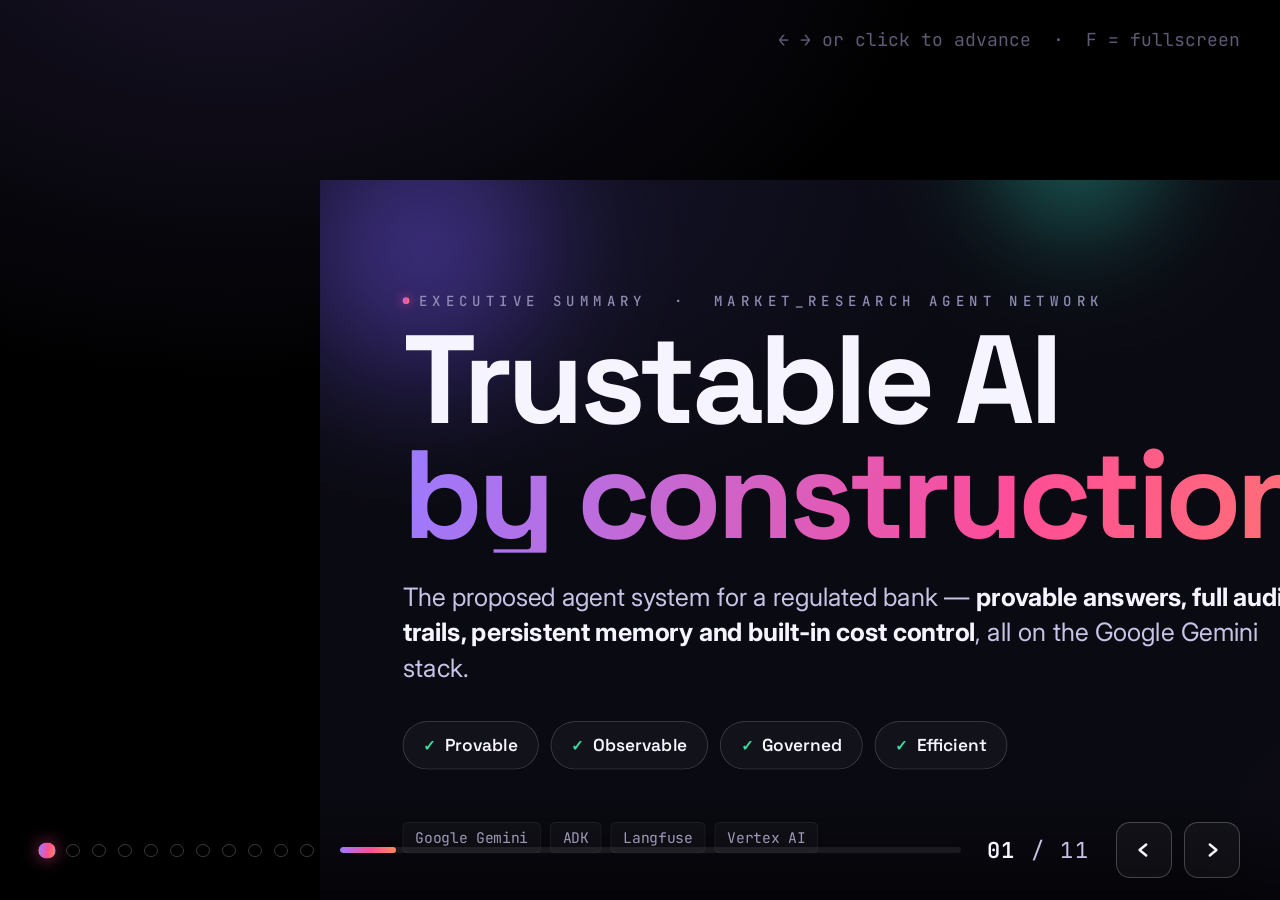
<file: summary/index.html>
<!DOCTYPE html>
<html lang="en">
<head>
<meta charset="UTF-8" />
<meta name="viewport" content="width=1920, initial-scale=1" />
<title>Trustable AI — Executive Summary</title>
<link rel="preconnect" href="https://fonts.googleapis.com">
<link rel="preconnect" href="https://fonts.gstatic.com" crossorigin>
<link href="https://fonts.googleapis.com/css2?family=Space+Grotesk:wght@500;600;700&family=Inter:wght@400;500;600;700&family=JetBrains+Mono:wght@400;500;600&display=swap" rel="stylesheet">
<link rel="stylesheet" href="styles.css" />
</head>
<body>

<div class="hint">← → or click to advance &nbsp;·&nbsp; F = fullscreen</div>

<div class="deck-wrap">
<div class="deck">
  <div class="orb a"></div>
  <div class="orb b"></div>
  <div class="orb c"></div>

  <!-- ============================================================
       SLIDE 1 — TITLE
       ============================================================ -->
  <section class="slide s1 is-active" id="slide-1">
    <div class="s1-eyebrow eyebrow r" style="--d:80"><span class="dot"></span>EXECUTIVE SUMMARY &nbsp;·&nbsp; market_research agent network</div>
    <h1 class="s1-title display r" style="--d:160">Trustable AI<span class="by">by construction.</span></h1>
    <p class="s1-sub r" style="--d:340">The proposed agent system for a regulated bank — <b>provable answers, full audit trails, persistent memory and built-in cost control</b>, all on the Google Gemini stack.</p>
    <div class="s1-chips">
      <div class="chip r" style="--d:480"><span class="tick">✓</span> Provable</div>
      <div class="chip r" style="--d:560"><span class="tick">✓</span> Observable</div>
      <div class="chip r" style="--d:640"><span class="tick">✓</span> Governed</div>
      <div class="chip r" style="--d:720"><span class="tick">✓</span> Efficient</div>
    </div>
    <div class="s1-foot r" style="--d:900">
      <div class="stack">
        <span class="badge">Google Gemini</span>
        <span class="badge">ADK</span>
        <span class="badge">Langfuse</span>
        <span class="badge">Vertex AI</span>
      </div>
      <div>3224405_AMAL</div>
    </div>
  </section>

  <!-- ============================================================
       SLIDE 2 — TABLE OF CONTENTS
       ============================================================ -->
  <section class="slide" id="slide-2">
    <div class="head">
      <div class="eyebrow r" style="--d:60"><span class="dot"></span>02 &nbsp;·&nbsp; TABLE OF CONTENTS</div>
      <h2 class="lead r" style="--d:140">What's inside. <span class="grad">Slide by slide.</span></h2>
    </div>
    <div class="body">
      <div class="reqs">
        <div class="req r" style="--d:240"><div class="sec">03</div><div class="rt">Guardrails &amp; Provability</div><div class="rd">Every answer <b>graded by a stronger model</b> and grounded in cited sources.</div></div>
        <div class="req r" style="--d:300"><div class="sec">04</div><div class="rt">Memory Architecture</div><div class="rd"><b>Short-term, semantic and long-term recall</b> across runs and clients.</div></div>
        <div class="req r" style="--d:360"><div class="sec">05</div><div class="rt">NLP Routing · Agent Garden</div><div class="rd">Natural-language dispatch into a <b>growing garden of expert agents</b>.</div></div>
        <div class="req r" style="--d:420"><div class="sec">06</div><div class="rt">Architecture Overview</div><div class="rd">One orchestrator, five expert pipelines, <b>one source of truth</b>.</div></div>
        <div class="req r" style="--d:480"><div class="sec">07</div><div class="rt">Cost &amp; Token Strategy</div><div class="rd">Right-tier models, <b>bounded loops and conditional branches</b>.</div></div>
        <div class="req r" style="--d:540"><div class="sec">08</div><div class="rt">Evaluation Framework</div><div class="rd"><b>Live critic, offline benchmarks and runtime guardrails</b>.</div></div>
        <div class="req r" style="--d:600"><div class="sec">09</div><div class="rt">Auditing &amp; Governance</div><div class="rd">Full-trace governance with <b>replay and a complete audit trail</b>.</div></div>
      </div>
    </div>
  </section>

  <!-- ============================================================
       SLIDE 3 — GUARDRAILS & PROVABILITY
       ============================================================ -->
  <section class="slide" id="slide-3">
    <div class="head">
      <div class="eyebrow r" style="--d:60"><span class="dot"></span>03 &nbsp;·&nbsp; GUARDRAILS &amp; PROVABILITY</div>
      <h2 class="lead r" style="--d:140">Trust isn't a vibe. <span class="grad">It's enforced.</span></h2>
    </div>
    <div class="body">
      <div class="guard-wrap">
        <div class="guard-grid">

          <!-- Grounded citations -->
          <div class="guard r" style="--c:var(--sky); --d:260">
            <div class="ghead">
              <div class="gi"><svg width="30" height="30" viewBox="0 0 34 34"><path d="M5 8 H29 M5 16 H22 M5 24 H26" stroke="#56c9ff" stroke-width="3.5" stroke-linecap="round"/><circle cx="29" cy="24" r="3" fill="#56c9ff"/></svg></div>
              <div class="gh">Grounded citations</div>
            </div>
            <div class="gp">Every claim links to a numbered source.</div>
            <div class="diag">
              <svg viewBox="0 0 320 330" preserveAspectRatio="xMidYMid meet">
                <!-- report claim lines -->
                <text class="dg-sub" x="16" y="14" text-anchor="start" font-size="14">report</text>
                <rect x="16" y="26" width="192" height="16" rx="8" fill="#262640"/>
                <rect x="16" y="58" width="162" height="16" rx="8" fill="#262640"/>
                <rect x="16" y="90" width="148" height="16" rx="8" fill="#262640"/>
                <!-- citation markers -->
                <rect x="222" y="22" width="42" height="26" rx="7" fill="rgba(86,201,255,0.16)" stroke="#56c9ff" stroke-width="2"><animate attributeName="opacity" values="0.4;1;0.4" dur="1.8s" begin="0s" repeatCount="indefinite"/></rect>
                <text x="243" y="41" text-anchor="middle" font-size="16" fill="#56c9ff" font-family="JetBrains Mono">[1]</text>
                <rect x="222" y="54" width="42" height="26" rx="7" fill="rgba(86,201,255,0.16)" stroke="#56c9ff" stroke-width="2"><animate attributeName="opacity" values="0.4;1;0.4" dur="1.8s" begin="0.6s" repeatCount="indefinite"/></rect>
                <text x="243" y="73" text-anchor="middle" font-size="16" fill="#56c9ff" font-family="JetBrains Mono">[2]</text>
                <rect x="222" y="86" width="42" height="26" rx="7" fill="rgba(86,201,255,0.16)" stroke="#56c9ff" stroke-width="2"><animate attributeName="opacity" values="0.4;1;0.4" dur="1.8s" begin="1.2s" repeatCount="indefinite"/></rect>
                <text x="243" y="105" text-anchor="middle" font-size="16" fill="#56c9ff" font-family="JetBrains Mono">[3]</text>
                <!-- connectors -->
                <path id="g1p" d="M243 48 C 220 130, 60 132, 60 206" stroke="#56c9ff" stroke-width="2" fill="none" stroke-dasharray="6 6" opacity="0.45"/>
                <path id="g2p" d="M243 80 C 240 140, 160 140, 160 206" stroke="#56c9ff" stroke-width="2" fill="none" stroke-dasharray="6 6" opacity="0.45"/>
                <path id="g3p" d="M243 112 C 252 150, 260 150, 260 206" stroke="#56c9ff" stroke-width="2" fill="none" stroke-dasharray="6 6" opacity="0.45"/>
                <!-- source cards -->
                <g>
                  <rect x="14" y="206" width="92" height="96" rx="11" fill="rgba(86,201,255,0.06)" stroke="#2f4458" stroke-width="2"><animate attributeName="stroke" values="#2f4458;#56c9ff;#2f4458" dur="1.8s" begin="0s" repeatCount="indefinite"/></rect>
                  <circle cx="36" cy="230" r="13" fill="rgba(86,201,255,0.18)"/><text x="36" y="236" text-anchor="middle" font-size="15" fill="#56c9ff" font-family="JetBrains Mono">1</text>
                  <rect x="22" y="256" width="76" height="11" rx="5" fill="#2f3a4a"/><rect x="22" y="274" width="56" height="11" rx="5" fill="#2f3a4a"/>
                </g>
                <g>
                  <rect x="114" y="206" width="92" height="96" rx="11" fill="rgba(86,201,255,0.06)" stroke="#2f4458" stroke-width="2"><animate attributeName="stroke" values="#2f4458;#56c9ff;#2f4458" dur="1.8s" begin="0.6s" repeatCount="indefinite"/></rect>
                  <circle cx="136" cy="230" r="13" fill="rgba(86,201,255,0.18)"/><text x="136" y="236" text-anchor="middle" font-size="15" fill="#56c9ff" font-family="JetBrains Mono">2</text>
                  <rect x="122" y="256" width="76" height="11" rx="5" fill="#2f3a4a"/><rect x="122" y="274" width="56" height="11" rx="5" fill="#2f3a4a"/>
                </g>
                <g>
                  <rect x="214" y="206" width="92" height="96" rx="11" fill="rgba(86,201,255,0.06)" stroke="#2f4458" stroke-width="2"><animate attributeName="stroke" values="#2f4458;#56c9ff;#2f4458" dur="1.8s" begin="1.2s" repeatCount="indefinite"/></rect>
                  <circle cx="236" cy="230" r="13" fill="rgba(86,201,255,0.18)"/><text x="236" y="236" text-anchor="middle" font-size="15" fill="#56c9ff" font-family="JetBrains Mono">3</text>
                  <rect x="222" y="256" width="76" height="11" rx="5" fill="#2f3a4a"/><rect x="222" y="274" width="56" height="11" rx="5" fill="#2f3a4a"/>
                </g>
                <text class="dg-sub" x="160" y="322" text-anchor="middle" font-size="14" fill="#56c9ff">grounded sources</text>
                <!-- traveling dots -->
                <circle r="5" fill="#56c9ff"><animateMotion dur="1.8s" begin="0s" repeatCount="indefinite"><mpath href="#g1p"/></animateMotion></circle>
                <circle r="5" fill="#56c9ff"><animateMotion dur="1.8s" begin="0.6s" repeatCount="indefinite"><mpath href="#g2p"/></animateMotion></circle>
                <circle r="5" fill="#56c9ff"><animateMotion dur="1.8s" begin="1.2s" repeatCount="indefinite"><mpath href="#g3p"/></animateMotion></circle>
              </svg>
            </div>
          </div>

          <!-- Typed verdicts -->
          <div class="guard r" style="--c:var(--emerald); --d:340">
            <div class="ghead">
              <div class="gi"><svg width="30" height="30" viewBox="0 0 34 34"><rect x="6" y="6" width="22" height="22" rx="5" fill="none" stroke="#38e0a0" stroke-width="3.5"/><path d="M11 17 L15 21 L23 12" fill="none" stroke="#38e0a0" stroke-width="3.5" stroke-linecap="round" stroke-linejoin="round"/></svg></div>
              <div class="gh">Typed verdicts</div>
            </div>
            <div class="gp">Schema-checked — malformed grades rejected.</div>
            <div class="diag">
              <svg viewBox="0 0 320 240" preserveAspectRatio="xMidYMid meet">
                <rect x="148" y="34" width="24" height="172" rx="8" fill="rgba(56,224,160,0.10)" stroke="#38e0a0" stroke-width="2"/>
                <text class="dg-sub" x="160" y="226" text-anchor="middle" font-size="14" fill="#38e0a0">schema</text>
                <!-- valid passes -->
                <g>
                  <rect x="-44" y="62" width="58" height="34" rx="9" fill="rgba(56,224,160,0.10)" stroke="#38e0a0" stroke-width="2"/>
                  <text x="-15" y="84" text-anchor="middle" font-size="18" fill="#38e0a0" font-family="JetBrains Mono">{ }</text>
                  <animateMotion dur="2.6s" repeatCount="indefinite" path="M60 0 L296 0"/>
                </g>
                <text class="dg-sub" x="300" y="74" text-anchor="end" font-size="22" fill="#38e0a0">✓</text>
                <!-- invalid bounces -->
                <g>
                  <rect x="-44" y="150" width="58" height="34" rx="9" fill="rgba(255,77,151,0.10)" stroke="#ff4d97" stroke-width="2"/>
                  <text x="-15" y="172" text-anchor="middle" font-size="18" fill="#ff4d97" font-family="JetBrains Mono">{!}</text>
                  <animateMotion dur="2.6s" repeatCount="indefinite" keyTimes="0;0.45;0.9;1" keyPoints="0;1;0;0" calcMode="linear" path="M60 0 L128 0"/>
                </g>
                <text class="dg-sub" x="34" y="172" text-anchor="middle" font-size="22" fill="#ff4d97">✗</text>
              </svg>
            </div>
          </div>

          <!-- Runtime guardrails -->
          <div class="guard r" style="--c:var(--pink); --d:420">
            <div class="ghead">
              <div class="gi"><svg width="30" height="30" viewBox="0 0 34 34"><path d="M17 4 L29 9 V18 C29 25 24 29 17 31 C10 29 5 25 5 18 V9 Z" fill="none" stroke="#ff4d97" stroke-width="3.5" stroke-linejoin="round"/><circle cx="17" cy="17" r="3.5" fill="#ff4d97"/></svg></div>
              <div class="gh">Runtime guardrails</div>
            </div>
            <div class="gp">PII redacted on every model call.</div>
            <div class="diag">
              <svg viewBox="0 0 320 240" preserveAspectRatio="xMidYMid meet">
                <text x="30" y="64" font-size="17" fill="#c7c3e6" font-family="JetBrains Mono">name:</text>
                <text x="30" y="142" font-size="17" fill="#c7c3e6" font-family="JetBrains Mono">card:</text>
                <!-- original tokens -->
                <text x="108" y="64" font-size="17" fill="#8f8bb3" font-family="JetBrains Mono">John Smith</text>
                <text x="108" y="142" font-size="17" fill="#8f8bb3" font-family="JetBrains Mono">4111 8920</text>
                <!-- redaction blocks fade in -->
                <rect x="104" y="48" width="110" height="22" rx="5" fill="#ff4d97"><animate attributeName="opacity" values="0;0;1;1;0" keyTimes="0;0.3;0.45;0.9;1" dur="3s" repeatCount="indefinite"/></rect>
                <rect x="104" y="126" width="110" height="22" rx="5" fill="#ff4d97"><animate attributeName="opacity" values="0;0;1;1;0" keyTimes="0;0.45;0.6;0.9;1" dur="3s" repeatCount="indefinite"/></rect>
                <!-- scan line -->
                <rect x="24" y="40" width="220" height="3" rx="2" fill="rgba(255,77,151,0.7)"><animate attributeName="y" values="40;150;40" dur="3s" repeatCount="indefinite"/></rect>
                <text class="dg-sub" x="30" y="206" text-anchor="start" font-size="15" fill="#ff4d97">sensitive fields masked</text>
              </svg>
            </div>
          </div>

          <!-- Deterministic exit -->
          <div class="guard r" style="--c:var(--amber); --d:500">
            <div class="ghead">
              <div class="gi"><svg width="30" height="30" viewBox="0 0 34 34"><circle cx="17" cy="17" r="12" fill="none" stroke="#ffc24b" stroke-width="3.5"/><path d="M17 11 V17 L21 21" stroke="#ffc24b" stroke-width="3.5" fill="none" stroke-linecap="round"/></svg></div>
              <div class="gh">Deterministic exit</div>
            </div>
            <div class="gp">Loops are capped — then they stop.</div>
            <div class="diag">
              <svg viewBox="0 0 320 240" preserveAspectRatio="xMidYMid meet">
                <text class="dg-sub" x="160" y="48" text-anchor="middle" font-size="16" fill="#ffc24b">iterations · max 5</text>
                <g>
                  <circle cx="48"  cy="110" r="18" fill="rgba(255,194,75,0.9)" stroke="#ffc24b" stroke-width="2"><animate attributeName="fill-opacity" values="0;0;1;1;0" keyTimes="0;0.10;0.14;0.86;0.9" dur="4s" repeatCount="indefinite"/></circle>
                  <circle cx="100" cy="110" r="18" fill="rgba(255,194,75,0.9)" stroke="#ffc24b" stroke-width="2"><animate attributeName="fill-opacity" values="0;0;1;1;0" keyTimes="0;0.24;0.28;0.86;0.9" dur="4s" repeatCount="indefinite"/></circle>
                  <circle cx="152" cy="110" r="18" fill="rgba(255,194,75,0.9)" stroke="#ffc24b" stroke-width="2"><animate attributeName="fill-opacity" values="0;0;1;1;0" keyTimes="0;0.38;0.42;0.86;0.9" dur="4s" repeatCount="indefinite"/></circle>
                  <circle cx="204" cy="110" r="18" fill="rgba(255,194,75,0.9)" stroke="#ffc24b" stroke-width="2"><animate attributeName="fill-opacity" values="0;0;1;1;0" keyTimes="0;0.52;0.56;0.86;0.9" dur="4s" repeatCount="indefinite"/></circle>
                  <circle cx="256" cy="110" r="18" fill="rgba(255,194,75,0.9)" stroke="#ffc24b" stroke-width="2"><animate attributeName="fill-opacity" values="0;0;1;1;0" keyTimes="0;0.66;0.70;0.86;0.9" dur="4s" repeatCount="indefinite"/></circle>
                </g>
                <g>
                  <animate attributeName="opacity" values="0;0;1;1;0" keyTimes="0;0.72;0.78;0.88;0.92" dur="4s" repeatCount="indefinite"/>
                  <rect x="104" y="160" width="112" height="46" rx="12" fill="rgba(56,224,160,0.12)" stroke="#38e0a0" stroke-width="2"/>
                  <path d="M126 183 l8 8 l14 -16" stroke="#38e0a0" stroke-width="3" fill="none" stroke-linecap="round" stroke-linejoin="round"/>
                  <text class="dg-lbl" x="170" y="189" text-anchor="middle" font-size="20" fill="#38e0a0">EXIT</text>
                </g>
              </svg>
            </div>
          </div>

        </div>
        <div class="banner r" style="--d:640">
          <div class="bigq display">In a regulated bank, an answer you can <span class="grad">prove</span> is an answer you can <span class="grad">ship.</span></div>
        </div>
      </div>
    </div>
  </section>

  <!-- ============================================================
       SLIDE 4 — MEMORY ARCHITECTURE
       ============================================================ -->
  <section class="slide" id="slide-4">
    <div class="head">
      <div class="eyebrow r" style="--d:60"><span class="dot"></span>04 &nbsp;·&nbsp; MEMORY ARCHITECTURE</div>
      <h2 class="lead r" style="--d:140">One memory surface. <span class="grad-cool">Three horizons.</span></h2>
    </div>
    <div class="body">
      <div class="mem">
        <div class="mem-surface r" style="--d:240">
          <div class="ms-k">ONE API</div>
          <div class="ms-code">callback<br/>_context<span class="hi">.state</span></div>
          <div class="ms-note">Same surface — three swappable backends.</div>
        </div>
        <div class="mem-tiers">
          <div class="tier r" style="--c:var(--teal); --d:360">
            <div class="tnum">1</div>
            <div class="tbody">
              <div class="tk">SHORT-TERM</div>
              <div class="th">In-memory state</div>
              <div class="td2">Shared by every step within a single run.</div>
            </div>
            <div class="meta"><div class="ml">lifetime · one run</div><div class="bar2"><span style="width:30%"></span></div></div>
          </div>
          <div class="tier r" style="--c:var(--violet); --d:460">
            <div class="tnum">2</div>
            <div class="tbody">
              <div class="tk">SEMANTIC</div>
              <div class="th">Vertex AI Vector Search</div>
              <div class="td2">Recalls similar past projects by meaning.</div>
            </div>
            <div class="meta"><div class="ml">lifetime · across projects</div><div class="bar2"><span style="width:65%"></span></div></div>
          </div>
          <div class="tier r" style="--c:var(--amber); --d:560">
            <div class="tnum">3</div>
            <div class="tbody">
              <div class="tk">LONG-TERM</div>
              <div class="th">Vertex AI Memory Bank</div>
              <div class="td2">Per-client memory retained across sessions.</div>
            </div>
            <div class="meta"><div class="ml">lifetime · per client</div><div class="bar2"><span style="width:100%"></span></div></div>
          </div>
        </div>
      </div>
    </div>
  </section>

  <!-- ============================================================
       SLIDE 5 — NLP ROUTING · AGENT GARDEN
       ============================================================ -->
  <section class="slide" id="slide-5">
    <div class="head">
      <div class="eyebrow r" style="--d:60"><span class="dot"></span>05 &nbsp;·&nbsp; NLP ROUTING · AGENT GARDEN</div>
      <h2 class="lead r" style="--d:140">Every answer is <span class="grad">graded before it ships.</span></h2>
    </div>
    <div class="body">
      <div class="split">
        <div class="card r" style="--d:260">
          <div class="ct">Critic–Worker Loop</div>
          <div class="cbig">A stronger model grades a cheaper one, and sends it back until it passes.</div>
          <div class="loop">
            <div class="lbox" style="--c:var(--teal)">
              <div class="lk">WORKER</div>
              <div class="ln">enhanced_search</div>
              <div class="lm">flash-lite · grounded</div>
            </div>
            <div class="loop-mid">
              <div class="loop-arrow">⇄</div>
              <div class="loop-badge">↻ ≤ 5×</div>
            </div>
            <div class="lbox" style="--c:var(--violet)">
              <div class="lk">CRITIC</div>
              <div class="ln">evaluator</div>
              <div class="lm">flash · typed verdict</div>
            </div>
          </div>
          <div class="exit-tag">PASS → report_composer → exit</div>
        </div>
        <div class="card r" style="--d:420">
          <div class="ct">NLP Dispatch · Agent Garden</div>
          <div class="cbig">The prompt picks the route — a typed verdict drives a Python gate.</div>
          <div class="route">
            <div class="route-row">
              <span class="rtag">"Sell to Microsoft"</span><span class="arr">→</span>
              <span class="rtag">classifier</span><span class="arr">→</span>
              <span class="rtag ok">run sales</span>
            </div>
            <div class="route-row">
              <span class="rtag">"Research the market"</span><span class="arr">→</span>
              <span class="rtag">classifier</span><span class="arr">→</span>
              <span class="rtag skip">skip · 0 tokens</span>
            </div>
          </div>
          <p>New capabilities drop into the same <span class="codey">agent garden</span> routing contract.</p>
        </div>
      </div>
    </div>
  </section>

  <!-- ============================================================
       SLIDE 6 — ARCHITECTURE OVERVIEW
       ============================================================ -->
  <section class="slide" id="slide-6">
    <div class="head">
      <div class="eyebrow r" style="--d:60"><span class="dot"></span>06 &nbsp;·&nbsp; ARCHITECTURE OVERVIEW</div>
      <h2 class="lead r" style="--d:140">One orchestrator. Five experts. <span class="grad-cool">One source of truth.</span></h2>
    </div>
    <div class="body">
      <div class="arch">
        <div class="arch-row r" style="--d:240">
          <div class="strip">
            <div class="snode"><div class="st">User prompt</div><div class="ss">natural language</div></div>
            <span class="ar">→</span>
            <div class="snode"><div class="st">Classifier</div><div class="ss">user_input_analyzer</div></div>
          </div>
        </div>
        <div class="conn r" style="--d:340"><div class="line"></div></div>
        <div class="arch-row r" style="--d:400">
          <div class="bar orch">
            <div class="bicon"><svg viewBox="0 0 32 32" fill="none" stroke="currentColor" stroke-width="2.4" stroke-linecap="round" stroke-linejoin="round"><circle cx="16" cy="16" r="3.6"/><circle cx="16" cy="5" r="2.4"/><circle cx="16" cy="27" r="2.4"/><circle cx="5" cy="16" r="2.4"/><circle cx="27" cy="16" r="2.4"/><path d="M16 12.4V7.4M16 19.6v5M12.4 16H7.4M19.6 16h5"/></svg></div>
            <div class="btext"><div class="bname">Intelligence Chancellor</div><div class="bsub">SequentialAgent · runs the five pipelines in declared order</div></div>
          </div>
        </div>
        <div class="conn r" style="--d:480"><div class="line"></div></div>
        <div class="arch-row r" style="--d:540">
          <div class="pipes">
            <div class="pipe" style="--c:var(--violet)"><div class="picon"><svg viewBox="0 0 32 32" fill="none" stroke="currentColor" stroke-width="2.4" stroke-linecap="round" stroke-linejoin="round"><path d="M4 27h24"/><path d="M7 27v-7M14 27V14M21 27v-9M28 27V8"/><path d="M6 14l6-6 5 4 9-9"/></svg></div><div class="pn">Market</div><div class="pf">→ market_context</div><div class="pd">TAM · SAM · SOM</div></div>
            <div class="pipe" style="--c:var(--sky)"><div class="picon"><svg viewBox="0 0 32 32" fill="none" stroke="currentColor" stroke-width="2.4"><circle cx="16" cy="16" r="11"/><circle cx="16" cy="16" r="6"/><circle cx="16" cy="16" r="1.6" fill="currentColor"/></svg></div><div class="pn">Segmentation</div><div class="pf">→ market_segment</div><div class="pd">personas · ICP</div></div>
            <div class="pipe" style="--c:var(--teal)"><div class="picon"><svg viewBox="0 0 32 32" fill="none" stroke="currentColor" stroke-width="2.4" stroke-linecap="round" stroke-linejoin="round"><rect x="8" y="6" width="16" height="22" rx="1.5"/><path d="M12 11h2M18 11h2M12 16h2M18 16h2M12 21h2M18 21h2"/><path d="M4 28h24"/></svg></div><div class="pn">Org Intel</div><div class="pf">→ org_research</div><div class="pd">company graph</div></div>
            <div class="pipe skip" style="--c:var(--pink)"><div class="picon"><svg viewBox="0 0 32 32" fill="none" stroke="currentColor" stroke-width="2.4" stroke-linecap="round" stroke-linejoin="round"><rect x="5" y="11" width="22" height="15" rx="2"/><path d="M12 11V8.5A2.5 2.5 0 0 1 14.5 6h3A2.5 2.5 0 0 1 20 8.5V11"/><path d="M5 17h22"/></svg></div><div class="pn">Sales</div><div class="pf">conditional</div><div class="pd">runs only on target</div></div>
            <div class="pipe" style="--c:var(--amber)"><div class="picon"><svg viewBox="0 0 32 32" fill="none" stroke="currentColor" stroke-width="2.4" stroke-linecap="round" stroke-linejoin="round"><circle cx="16" cy="12" r="5"/><path d="M7 27c0-5 4-8 9-8s9 3 9 8"/></svg></div><div class="pn">Prospects</div><div class="pf">→ prospect_data</div><div class="pd">contact records</div></div>
          </div>
        </div>
        <div class="conn r" style="--d:640"><div class="line"></div></div>
        <div class="arch-row r" style="--d:700">
          <div class="bar store">
            <div class="bicon"><svg viewBox="0 0 32 32" fill="none" stroke="currentColor" stroke-width="2.4" stroke-linecap="round" stroke-linejoin="round"><ellipse cx="16" cy="8" rx="10" ry="4"/><path d="M6 8v16c0 2.2 4.5 4 10 4s10-1.8 10-4V8"/><path d="M6 16c0 2.2 4.5 4 10 4s10-1.8 10-4"/></svg></div>
            <div class="btext"><div class="bname">MongoDB</div><div class="bsub">shared store — downstream apps subscribe here</div></div>
            <div class="fields">
              <span class="fchip">market_context</span>
              <span class="fchip">market_segment</span>
              <span class="fchip">org_research</span>
              <span class="fchip">prospect_data</span>
            </div>
          </div>
        </div>
      </div>
    </div>
  </section>

  <!-- ============================================================
       SLIDE 7 — FINAL ANALYSIS AGENT
       ============================================================ -->
  <section class="slide" id="slide-7">
    <div class="head">
      <div class="eyebrow r" style="--d:60"><span class="dot"></span>07 &nbsp;·&nbsp; FINAL ANALYSIS AGENT</div>
      <h2 class="lead r" style="--d:140">Five reports in. <span class="grad">One verified score out.</span></h2>
    </div>
    <div class="body">
      <div class="fa-diag r" style="--d:260">
        <svg viewBox="0 0 1560 480" preserveAspectRatio="xMidYMid meet">
          <defs>
            <marker id="faa"   viewBox="0 0 10 10" refX="8" refY="5" markerWidth="6" markerHeight="6" orient="auto"><path d="M0,0 L10,5 L0,10 z" fill="#6b7a94"/></marker>
            <marker id="faa-g" viewBox="0 0 10 10" refX="8" refY="5" markerWidth="6" markerHeight="6" orient="auto"><path d="M0,0 L10,5 L0,10 z" fill="#38e0a0"/></marker>
            <marker id="faa-v" viewBox="0 0 10 10" refX="8" refY="5" markerWidth="6" markerHeight="6" orient="auto"><path d="M0,0 L10,5 L0,10 z" fill="#9b7bff"/></marker>
            <linearGradient id="fa-gauge-g" x1="0" y1="0" x2="1" y2="1">
              <stop offset="0%" stop-color="#9b7bff"/>
              <stop offset="60%" stop-color="#ff4d97"/>
              <stop offset="100%" stop-color="#ff8a5b"/>
            </linearGradient>
          </defs>

          <!-- ── MongoDB INPUT ── -->
          <rect x="14" y="90" width="176" height="300" rx="14" fill="rgba(46,230,200,0.04)" stroke="#2ee6c8" stroke-width="2"/>
          <rect x="14" y="90" width="176" height="50" rx="14" fill="rgba(46,230,200,0.12)"/>
          <rect x="14" y="128" width="176" height="12" fill="rgba(46,230,200,0.12)"/>
          <text x="102" y="114" text-anchor="middle" font-size="13" fill="#2ee6c8" font-family="JetBrains Mono" letter-spacing="0.08em">MONGODB · INPUT</text>
          <text x="102" y="133" text-anchor="middle" font-size="11" fill="#2ee6c8" font-family="JetBrains Mono">chancellor reports</text>
          <text x="28" y="170" font-size="15" fill="#38e0a0" font-family="JetBrains Mono">· market_context</text>
          <text x="28" y="204" font-size="15" fill="#38e0a0" font-family="JetBrains Mono">· market_segment</text>
          <text x="28" y="238" font-size="15" fill="#38e0a0" font-family="JetBrains Mono">· org_research</text>
          <text x="28" y="272" font-size="15" fill="#38e0a0" font-family="JetBrains Mono">· target_org</text>
          <text x="28" y="306" font-size="15" fill="#38e0a0" font-family="JetBrains Mono">· prospects</text>

          <!-- ── arrow 1 ── -->
          <path id="fa-p1" d="M190 240 L214 240" stroke="#6b7a94" stroke-width="2.5" fill="none" marker-end="url(#faa)"/>
          <circle r="5" fill="#2ee6c8"><animateMotion dur="3s" begin="0s" repeatCount="indefinite"><mpath href="#fa-p1"/></animateMotion></circle>

          <!-- ── Step 1: report_loader ── -->
          <rect x="218" y="155" width="178" height="170" rx="14" fill="rgba(255,255,255,0.025)" stroke="rgba(255,255,255,0.17)" stroke-width="1.5"/>
          <text x="307" y="185" text-anchor="middle" font-size="12" fill="#8f8bb3" font-family="JetBrains Mono" letter-spacing="0.1em">STEP 1</text>
          <text x="307" y="218" text-anchor="middle" font-size="22" font-weight="700" fill="#f6f4ff" font-family="Space Grotesk">report_loader</text>
          <text x="307" y="248" text-anchor="middle" font-size="15" fill="#8f8bb3" font-family="JetBrains Mono">reads 5 reports</text>
          <text x="307" y="270" text-anchor="middle" font-size="15" fill="#8f8bb3" font-family="JetBrains Mono">→ state</text>

          <!-- ── arrow 2 ── -->
          <path id="fa-p2" d="M396 240 L420 240" stroke="#6b7a94" stroke-width="2.5" fill="none" marker-end="url(#faa)"/>
          <circle r="5" fill="#56c9ff"><animateMotion dur="3s" begin="0.3s" repeatCount="indefinite"><mpath href="#fa-p2"/></animateMotion></circle>

          <!-- ── Step 2: analysis_planner ── -->
          <rect x="424" y="155" width="178" height="170" rx="14" fill="rgba(255,255,255,0.025)" stroke="rgba(255,255,255,0.17)" stroke-width="1.5"/>
          <text x="513" y="185" text-anchor="middle" font-size="12" fill="#8f8bb3" font-family="JetBrains Mono" letter-spacing="0.1em">STEP 2</text>
          <text x="513" y="218" text-anchor="middle" font-size="22" font-weight="700" fill="#f6f4ff" font-family="Space Grotesk">analysis_planner</text>
          <text x="513" y="248" text-anchor="middle" font-size="15" fill="#8f8bb3" font-family="JetBrains Mono">builds scoring</text>
          <text x="513" y="270" text-anchor="middle" font-size="15" fill="#8f8bb3" font-family="JetBrains Mono">rubric</text>

          <!-- ── arrow 3 ── -->
          <path id="fa-p3" d="M602 240 L626 240" stroke="#6b7a94" stroke-width="2.5" fill="none" marker-end="url(#faa)"/>
          <circle r="5" fill="#9b7bff"><animateMotion dur="3s" begin="0.6s" repeatCount="indefinite"><mpath href="#fa-p3"/></animateMotion></circle>

          <!-- ── STEP 3: analysis_quality_loop ── -->
          <rect x="630" y="24" width="544" height="432" rx="16" fill="rgba(155,123,255,0.03)" stroke="#9b7bff" stroke-width="2" stroke-dasharray="8 6"/>
          <text x="652" y="54" text-anchor="start" font-size="12" fill="#9b7bff" font-family="JetBrains Mono" letter-spacing="0.1em">STEP 3 · analysis_quality_loop</text>
          <!-- ≤4× badge -->
          <rect x="1064" y="32" width="86" height="28" rx="14" fill="rgba(155,123,255,0.16)" stroke="#9b7bff" stroke-width="1.5"/>
          <text x="1107" y="51" text-anchor="middle" font-size="14" fill="#9b7bff" font-family="JetBrains Mono">≤ 4×</text>

          <!-- Worker box -->
          <rect x="670" y="68" width="464" height="90" rx="12" fill="rgba(46,230,200,0.06)" stroke="#2ee6c8" stroke-width="2"/>
          <text x="902" y="92" text-anchor="middle" font-size="12" fill="#2ee6c8" font-family="JetBrains Mono" letter-spacing="0.1em">WORKER · flash-lite</text>
          <text x="902" y="126" text-anchor="middle" font-size="26" font-weight="700" fill="#f6f4ff" font-family="Space Grotesk">analysis_worker</text>

          <!-- google_search pill -->
          <rect x="690" y="166" width="424" height="34" rx="9" fill="rgba(255,194,75,0.10)" stroke="#ffc24b" stroke-width="1.5"/>
          <text x="902" y="188" text-anchor="middle" font-size="14" fill="#ffc24b" font-family="JetBrains Mono">google_search · confirm &amp; cross-check facts</text>

          <!-- arrow: worker → critic -->
          <path id="fa-inner-dn" d="M902 200 L902 220" stroke="#2ee6c8" stroke-width="2.5" fill="none" marker-end="url(#faa-g)"/>
          <circle r="4" fill="#2ee6c8"><animateMotion dur="1.6s" begin="0s" repeatCount="indefinite"><mpath href="#fa-inner-dn"/></animateMotion></circle>

          <!-- Critic box -->
          <rect x="670" y="224" width="464" height="96" rx="12" fill="rgba(155,123,255,0.06)" stroke="#9b7bff" stroke-width="2"/>
          <text x="902" y="250" text-anchor="middle" font-size="12" fill="#9b7bff" font-family="JetBrains Mono" letter-spacing="0.1em">CRITIC · flash</text>
          <text x="902" y="284" text-anchor="middle" font-size="26" font-weight="700" fill="#f6f4ff" font-family="Space Grotesk">analysis_evaluator</text>
          <text x="902" y="308" text-anchor="middle" font-size="14" fill="#8f8bb3" font-family="JetBrains Mono">evidence + cross-report consistency</text>

          <!-- arrow: critic → escalation -->
          <path d="M902 320 L902 348" stroke="#9b7bff" stroke-width="2.5" fill="none" marker-end="url(#faa-v)"/>

          <!-- Escalation checker -->
          <rect x="670" y="352" width="464" height="68" rx="12" fill="rgba(255,255,255,0.02)" stroke="rgba(255,255,255,0.12)" stroke-width="1.5"/>
          <text x="902" y="382" text-anchor="middle" font-size="16" font-weight="600" fill="#f6f4ff" font-family="Space Grotesk">escalation_checker</text>
          <text x="778" y="408" text-anchor="middle" font-size="14" fill="#ff4d97" font-family="JetBrains Mono">FAIL → retry</text>
          <text x="1024" y="408" text-anchor="middle" font-size="14" fill="#38e0a0" font-family="JetBrains Mono">PASS → exit</text>

          <!-- loop-back arc on left inside loop box -->
          <path d="M670 386 C 646 386, 646 113, 670 113" stroke="#9b7bff" stroke-width="2" fill="none" stroke-dasharray="6 5" marker-end="url(#faa-v)">
            <animate attributeName="stroke-dashoffset" values="22;0" dur="1.4s" repeatCount="indefinite"/>
          </path>

          <!-- ── arrow 4: PASS exit from loop ── -->
          <path id="fa-p4" d="M1174 240 L1198 240" stroke="#38e0a0" stroke-width="2.5" fill="none" marker-end="url(#faa-g)"/>
          <text x="1186" y="224" text-anchor="middle" font-size="13" fill="#38e0a0" font-family="JetBrains Mono">PASS</text>
          <circle r="5" fill="#38e0a0"><animateMotion dur="3s" begin="0.9s" repeatCount="indefinite"><mpath href="#fa-p4"/></animateMotion></circle>

          <!-- ── Step 4: final_report_composer ── -->
          <rect x="1202" y="155" width="178" height="170" rx="14" fill="rgba(255,255,255,0.025)" stroke="rgba(255,255,255,0.17)" stroke-width="1.5"/>
          <text x="1291" y="185" text-anchor="middle" font-size="12" fill="#8f8bb3" font-family="JetBrains Mono" letter-spacing="0.1em">STEP 4</text>
          <text x="1291" y="215" text-anchor="middle" font-size="20" font-weight="700" fill="#f6f4ff" font-family="Space Grotesk">final_report_</text>
          <text x="1291" y="239" text-anchor="middle" font-size="20" font-weight="700" fill="#f6f4ff" font-family="Space Grotesk">composer</text>
          <text x="1291" y="268" text-anchor="middle" font-size="14" fill="#8f8bb3" font-family="JetBrains Mono">score + analysis</text>

          <!-- ── arrow 5 ── -->
          <path id="fa-p5" d="M1380 240 L1404 240" stroke="#6b7a94" stroke-width="2.5" fill="none" marker-end="url(#faa)"/>
          <circle r="5" fill="#f6f4ff"><animateMotion dur="3s" begin="1.2s" repeatCount="indefinite"><mpath href="#fa-p5"/></animateMotion></circle>

          <!-- ── Composite score gauge ── -->
          <circle cx="1482" cy="240" r="70" fill="none" stroke="rgba(255,255,255,0.07)" stroke-width="14"/>
          <circle cx="1482" cy="240" r="70" fill="none"
            stroke="url(#fa-gauge-g)" stroke-width="14"
            stroke-dasharray="0 440" stroke-linecap="round"
            transform="rotate(-90 1482 240)">
            <animate attributeName="stroke-dasharray"
              values="0 440;383 440;383 440;0 440"
              keyTimes="0;0.4;0.88;1" dur="5s" repeatCount="indefinite"/>
          </circle>
          <text x="1482" y="242" text-anchor="middle" font-size="52" font-weight="700" fill="#f6f4ff" font-family="Space Grotesk">87</text>
          <text x="1482" y="277" text-anchor="middle" font-size="18" fill="#8f8bb3" font-family="JetBrains Mono">/ 100</text>
          <text x="1482" y="346" text-anchor="middle" font-size="14" fill="#9b7bff" font-family="JetBrains Mono" letter-spacing="0.06em">composite score</text>
        </svg>
      </div>
    </div>
  </section>

  <!-- ============================================================
       SLIDE 8 — COST & TOKEN STRATEGY
       ============================================================ -->
  <section class="slide" id="slide-8">
    <div class="head">
      <div class="eyebrow r" style="--d:60"><span class="dot"></span>08 &nbsp;·&nbsp; COST &amp; TOKEN STRATEGY</div>
      <h2 class="lead r" style="--d:140">Cheap by <span class="grad">construction.</span></h2>
    </div>
    <div class="body">
      <div class="cost">
        <div class="lever r" style="--d:280">
          <div class="stat"><span class="big" style="--c:var(--teal)">~90<span class="unit">%</span></span></div>
          <div><div class="lt">Right model for the job</div><div class="lp">Most calls run on the cheap tier; only critics use the stronger model.</div></div>
        </div>
        <div class="lever r" style="--d:380">
          <div class="stat"><span class="big" style="--c:var(--violet)">5<span class="unit">× max</span></span></div>
          <div><div class="lt">Bounded critic loops</div><div class="lp">Hard-capped iterations with a deterministic exit on every loop.</div></div>
        </div>
        <div class="lever r" style="--d:480">
          <div class="stat"><span class="big" style="--c:var(--pink)">~73<span class="unit">%</span></span></div>
          <div><div class="lt">Conditional pipelines</div><div class="lp">Whole branches skip when unneeded — fewer tokens on no-target runs.</div></div>
        </div>
        <div class="lever r" style="--d:580">
          <div class="stat"><span class="big" style="--c:var(--amber)">Lean</span></div>
          <div><div class="lt">Scoped context</div><div class="lp">Each agent receives only the fields it needs as compact JSON.</div></div>
        </div>
      </div>
    </div>
  </section>

  <!-- ============================================================
       SLIDE 9 — EVALUATION FRAMEWORK
       ============================================================ -->
  <section class="slide" id="slide-9">
    <div class="head">
      <div class="eyebrow r" style="--d:60"><span class="dot"></span>09 &nbsp;·&nbsp; EVALUATION FRAMEWORK</div>
      <h2 class="lead r" style="--d:140">Graded live. Benchmarked offline. <span class="grad">Guarded at runtime.</span></h2>
    </div>
    <div class="body">
      <div class="rings">

        <!-- Ring 1 — in-loop critic -->
        <div class="ring r" style="--c:var(--emerald); --d:280">
          <div class="rhead">
            <div class="rn">1</div>
            <div><div class="rk">IN THE LOOP</div><div class="rh">Critic grades every answer</div></div>
          </div>
          <div class="rp">A stronger Gemini re-checks each draft until it passes — inside the run.</div>
          <div class="diag">
            <svg viewBox="0 0 440 460" preserveAspectRatio="xMidYMid meet">
              <defs>
                <marker id="e1g" viewBox="0 0 10 10" refX="8" refY="5" markerWidth="6" markerHeight="6" orient="auto"><path d="M0,0 L10,5 L0,10 z" fill="#38e0a0"/></marker>
                <marker id="e1p" viewBox="0 0 10 10" refX="8" refY="5" markerWidth="6" markerHeight="6" orient="auto"><path d="M0,0 L10,5 L0,10 z" fill="#9b7bff"/></marker>
              </defs>
              <!-- draft — wider box so sub-label fits comfortably -->
              <rect x="76" y="40" width="288" height="106" rx="16" fill="rgba(56,224,160,0.07)" stroke="#38e0a0" stroke-width="2.5"/>
              <text class="dg-lbl" x="220" y="87" text-anchor="middle" font-size="34">draft</text>
              <text class="dg-sub" x="220" y="122" text-anchor="middle" font-size="22">flash-lite · worker</text>
              <!-- critic — same width -->
              <rect x="76" y="278" width="288" height="106" rx="16" fill="rgba(155,123,255,0.07)" stroke="#9b7bff" stroke-width="2.5"/>
              <text class="dg-lbl" x="220" y="325" text-anchor="middle" font-size="34">critic</text>
              <text class="dg-sub" x="220" y="360" text-anchor="middle" font-size="22">flash · evaluator</text>
              <!-- forward arrow with animated dot -->
              <path id="e1fwd" d="M220 146 L220 278" stroke="#38e0a0" stroke-width="3" fill="none" marker-end="url(#e1g)"/>
              <circle r="8" fill="#38e0a0"><animateMotion dur="1.5s" repeatCount="indefinite"><mpath href="#e1fwd"/></animateMotion></circle>
              <!-- fail loop on left — arc from critic-left to draft-left -->
              <path d="M76 331 C 14 331, 14 93, 76 93" stroke="#9b7bff" stroke-width="2.5" fill="none" stroke-dasharray="8 8" marker-end="url(#e1p)">
                <animate attributeName="stroke-dashoffset" values="32;0" dur="1.2s" repeatCount="indefinite"/>
              </path>
              <!-- fail label: dark rect masks the arc so text is clean and readable -->
              <rect x="0" y="186" width="68" height="54" rx="8" fill="#07070f"/>
              <text x="34" y="212" text-anchor="middle" font-size="20" fill="#9b7bff" font-family="JetBrains Mono">fail</text>
              <text x="34" y="234" text-anchor="middle" font-size="20" fill="#9b7bff" font-family="JetBrains Mono">≤ 5×</text>
              <!-- PASS exit right — arrow from critic-right to pulsing checkmark -->
              <path d="M364 331 L398 331" stroke="#38e0a0" stroke-width="3" fill="none" marker-end="url(#e1g)"/>
              <circle cx="420" cy="331" r="18" fill="rgba(56,224,160,0.16)" stroke="#38e0a0" stroke-width="2.5">
                <animate attributeName="r" values="15;21;15" dur="1.5s" repeatCount="indefinite"/>
              </circle>
              <path d="M411 331 l7 8 l12 -16" stroke="#38e0a0" stroke-width="3.5" fill="none" stroke-linecap="round" stroke-linejoin="round"/>
              <text x="421" y="298" text-anchor="middle" font-size="20" fill="#38e0a0" font-family="JetBrains Mono">PASS</text>
              <text x="421" y="368" text-anchor="middle" font-size="20" fill="#38e0a0" font-family="JetBrains Mono">exit</text>
            </svg>
          </div>
        </div>

        <!-- Ring 2 — offline benchmark -->
        <div class="ring proposed r" style="--c:var(--violet); --d:400">
          <div class="rhead">
            <div class="rn">2</div>
            <div><div class="rk">OFFLINE</div><div class="rh">Benchmark on a golden set</div></div>
          </div>
          <div class="rp">Ragas + DP Val score a sampled dataset across environments to catch drift.</div>
          <div class="diag">
            <svg viewBox="0 0 440 460" preserveAspectRatio="xMidYMid meet">
              <defs><marker id="e2a" viewBox="0 0 10 10" refX="8" refY="5" markerWidth="6" markerHeight="6" orient="auto"><path d="M0,0 L10,5 L0,10 z" fill="#9b7bff"/></marker></defs>

              <!-- ── golden dataset: labeled row-table ── -->
              <text x="14" y="20" font-size="16" fill="#ffc24b" font-family="JetBrains Mono" letter-spacing="0.08em">GOLDEN DATASET</text>
              <!-- table border -->
              <rect x="14" y="28" width="196" height="148" rx="12" fill="rgba(255,194,75,0.05)" stroke="#ffc24b" stroke-width="2"/>
              <!-- row 1 -->
              <rect x="22" y="36" width="180" height="30" rx="6" fill="rgba(255,194,75,0.14)"/>
              <text x="32" y="57" font-size="17" fill="#f6f4ff" font-family="JetBrains Mono">market sizing</text>
              <!-- row 2 -->
              <rect x="22" y="74" width="180" height="30" rx="6" fill="rgba(255,194,75,0.08)"/>
              <text x="32" y="95" font-size="17" fill="#f6f4ff" font-family="JetBrains Mono">ICP personas</text>
              <!-- row 3 -->
              <rect x="22" y="112" width="180" height="30" rx="6" fill="rgba(255,194,75,0.14)"/>
              <text x="32" y="133" font-size="17" fill="#f6f4ff" font-family="JetBrains Mono">sector research</text>
              <!-- row 4 — trailing indicator -->
              <rect x="22" y="150" width="180" height="18" rx="6" fill="rgba(255,194,75,0.04)"/>
              <text x="112" y="163" text-anchor="middle" font-size="14" fill="#5c5c70" font-family="JetBrains Mono">· · · more samples</text>

              <!-- ── arrow + scorer ── -->
              <path id="e2fwd" d="M210 102 L274 102" stroke="#9b7bff" stroke-width="3" fill="none" marker-end="url(#e2a)"/>
              <circle r="7" fill="#ffc24b"><animateMotion dur="1.1s" repeatCount="indefinite"><mpath href="#e2fwd"/></animateMotion></circle>
              <rect x="278" y="60" width="146" height="84" rx="14" fill="rgba(155,123,255,0.08)" stroke="#9b7bff" stroke-width="2.5"/>
              <text x="351" y="97" text-anchor="middle" font-size="27" font-weight="700" fill="#f6f4ff" font-family="Space Grotesk">Ragas</text>
              <text x="351" y="124" text-anchor="middle" font-size="19" fill="#8f8bb3" font-family="JetBrains Mono">+ DP Val</text>

              <!-- ── animated score bars ── -->
              <line x1="22" y1="412" x2="424" y2="412" stroke="#26263a" stroke-width="2"/>
              <rect x="32"  y="412" width="64" height="0" rx="7" fill="#56c9ff"><animate attributeName="height" values="0;158;158;0" keyTimes="0;0.4;0.85;1" dur="3.2s" repeatCount="indefinite"/><animate attributeName="y" values="412;254;254;412" keyTimes="0;0.4;0.85;1" dur="3.2s" repeatCount="indefinite"/></rect>
              <rect x="112" y="412" width="64" height="0" rx="7" fill="#38e0a0"><animate attributeName="height" values="0;222;222;0" keyTimes="0;0.5;0.85;1" dur="3.2s" begin="0.18s" repeatCount="indefinite"/><animate attributeName="y" values="412;190;190;412" keyTimes="0;0.5;0.85;1" dur="3.2s" begin="0.18s" repeatCount="indefinite"/></rect>
              <rect x="192" y="412" width="64" height="0" rx="7" fill="#9b7bff"><animate attributeName="height" values="0;178;178;0" keyTimes="0;0.45;0.85;1" dur="3.2s" begin="0.36s" repeatCount="indefinite"/><animate attributeName="y" values="412;234;234;412" keyTimes="0;0.45;0.85;1" dur="3.2s" begin="0.36s" repeatCount="indefinite"/></rect>
              <rect x="272" y="412" width="64" height="0" rx="7" fill="#ff4d97"><animate attributeName="height" values="0;128;128;0" keyTimes="0;0.5;0.85;1" dur="3.2s" begin="0.54s" repeatCount="indefinite"/><animate attributeName="y" values="412;284;284;412" keyTimes="0;0.5;0.85;1" dur="3.2s" begin="0.54s" repeatCount="indefinite"/></rect>
              <rect x="352" y="412" width="64" height="0" rx="7" fill="#ffc24b"><animate attributeName="height" values="0;202;202;0" keyTimes="0;0.55;0.85;1" dur="3.2s" begin="0.72s" repeatCount="indefinite"/><animate attributeName="y" values="412;210;210;412" keyTimes="0;0.55;0.85;1" dur="3.2s" begin="0.72s" repeatCount="indefinite"/></rect>
              <text x="224" y="444" text-anchor="middle" font-size="17" fill="#8f8bb3" font-family="JetBrains Mono">metrics scored per sample</text>
            </svg>
          </div>
        </div>

        <!-- Ring 3 — runtime guardrail -->
        <div class="ring proposed r" style="--c:var(--pink); --d:520">
          <div class="rhead">
            <div class="rn">3</div>
            <div><div class="rk">AT RUNTIME</div><div class="rh">Guardrail on every call</div></div>
          </div>
          <div class="rp">Model Armor filters PII &amp; jailbreaks on live traffic — clean requests pass.</div>
          <div class="diag">
            <svg viewBox="0 0 440 460" preserveAspectRatio="xMidYMid meet">
              <!-- shield — slightly taller, labels inside -->
              <path d="M220 90 L308 126 V238 C308 308 268 348 220 366 C172 348 132 308 132 238 V126 Z" fill="rgba(255,77,151,0.08)" stroke="#ff4d97" stroke-width="3"/>
              <text class="dg-lbl" x="220" y="236" text-anchor="middle" font-size="28" fill="#ff4d97">Model</text>
              <text class="dg-lbl" x="220" y="268" text-anchor="middle" font-size="28" fill="#ff4d97">Armor</text>
              <!-- pass lane — labels clear of shield edges -->
              <rect x="14" y="122" width="98" height="30" rx="6" fill="#07070f"/>
              <text x="16" y="145" text-anchor="start" font-size="24" fill="#c7c3e6" font-family="Space Grotesk">request</text>
              <rect x="300" y="122" width="126" height="30" rx="6" fill="#07070f"/>
              <text x="424" y="145" text-anchor="end" font-size="24" fill="#38e0a0" font-family="Space Grotesk">allowed ✓</text>
              <line x1="14" y1="164" x2="426" y2="164" stroke="#1c1c2c" stroke-width="2.5" stroke-dasharray="3 7"/>
              <circle r="10" fill="#38e0a0"><animateMotion dur="2.4s" repeatCount="indefinite" path="M14 164 L426 164"/></circle>
              <!-- block lane -->
              <rect x="14" y="310" width="148" height="30" rx="6" fill="#07070f"/>
              <text x="16" y="333" text-anchor="start" font-size="24" fill="#ff4d97" font-family="Space Grotesk">PII · jailbreak</text>
              <line x1="14" y1="356" x2="168" y2="356" stroke="#1c1c2c" stroke-width="2.5" stroke-dasharray="3 7"/>
              <circle r="10" fill="#ff4d97">
                <animateMotion dur="2.2s" repeatCount="indefinite" keyTimes="0;0.5;1" keyPoints="0;1;1" calcMode="linear" path="M14 356 L164 356"/>
                <animate attributeName="opacity" values="1;1;0;0" keyTimes="0;0.46;0.5;1" dur="2.2s" repeatCount="indefinite"/>
              </circle>
              <g>
                <animate attributeName="opacity" values="0;0;1;0;0" keyTimes="0;0.45;0.52;0.62;1" dur="2.2s" repeatCount="indefinite"/>
                <path d="M180 338 l24 24 M204 338 l-24 24" stroke="#ff4d97" stroke-width="4" stroke-linecap="round"/>
              </g>
            </svg>
          </div>
        </div>

      </div>
    </div>
  </section>

  <!-- ============================================================
       SLIDE 10 — AUDITING & GOVERNANCE
       ============================================================ -->
  <section class="slide" id="slide-10">
    <div class="head">
      <div class="eyebrow r" style="--d:60"><span class="dot"></span>10 &nbsp;·&nbsp; AUDITING &amp; GOVERNANCE</div>
      <h2 class="lead r" style="--d:140">Full-trace governance, <span class="grad">by default.</span></h2>
    </div>
    <div class="body">
      <div class="obs">
        <div class="obs-flow r" style="--d:260">
          <div class="ofk">HOW IT WIRES IN</div>
          <svg class="obs-svg" viewBox="-60 0 560 600" preserveAspectRatio="xMidYMid meet">
            <defs>
              <marker id="of-a" viewBox="0 0 10 10" refX="8" refY="5" markerWidth="7" markerHeight="7" orient="auto"><path d="M0,0 L10,5 L0,10 z" fill="#56c9ff"/></marker>
            </defs>

            <!-- Node 1: ADK agents -->
            <rect class="of-box" x="60" y="20" width="340" height="104" rx="16"/>
            <text class="of-title" x="230" y="62" text-anchor="middle" font-size="26">ADK agents</text>
            <text class="of-sub" x="230" y="94" text-anchor="middle" font-size="15">after_agent_callback · emits spans</text>

            <!-- edge 1 -->
            <path id="of-p1" class="of-edge" d="M230 124 L230 196" marker-end="url(#of-a)"/>

            <!-- Node 2: OpenTelemetry -->
            <rect class="of-box otel" x="60" y="200" width="340" height="104" rx="16"/>
            <text class="of-title" x="230" y="242" text-anchor="middle" font-size="26">OpenTelemetry</text>
            <text class="of-sub" x="230" y="274" text-anchor="middle" font-size="17">built-in to ADK · OTLP export</text>

            <!-- edge 2 -->
            <path id="of-p2" class="of-edge" d="M230 304 L230 376" marker-end="url(#of-a)"/>

            <!-- Node 3: Langfuse + waterfall -->
            <rect class="of-box lf" x="60" y="380" width="340" height="196" rx="16"/>
            <rect x="84" y="402" width="34" height="34" rx="9" fill="rgba(155,123,255,0.18)"/>
            <text x="101" y="427" text-anchor="middle" font-size="22" fill="#9b7bff" font-family="JetBrains Mono, monospace" font-weight="700">L</text>
            <text class="of-title" x="130" y="425" text-anchor="start" font-size="26">Langfuse</text>
            <!-- trace waterfall -->
            <rect x="84"  y="456" width="280" height="14" rx="5" fill="rgba(46,230,200,0.55)"/>
            <rect x="104" y="478" width="232" height="14" rx="5" fill="rgba(86,201,255,0.5)"/>
            <rect x="124" y="500" width="188" height="14" rx="5" fill="rgba(155,123,255,0.55)"/>
            <rect x="92"  y="522" width="256" height="14" rx="5" fill="rgba(255,77,151,0.45)"/>
            <text class="of-sub" x="84" y="560" text-anchor="start" font-size="16">trace · replay · cost · score</text>

            <!-- flowing dots -->
            <circle class="of-dot" r="5"><animateMotion dur="1.6s" repeatCount="indefinite"><mpath href="#of-p1"/></animateMotion></circle>
            <circle class="of-dot v" r="5"><animateMotion dur="1.6s" repeatCount="indefinite" begin="0.4s"><mpath href="#of-p2"/></animateMotion></circle>
          </svg>
        </div>
        <div class="feat-grid">
          <div class="feat r" style="--d:420">
            <div class="fi"><svg width="32" height="32" viewBox="0 0 34 34"><path d="M5 17 a12 12 0 1 1 4 9" fill="none" stroke="#56c9ff" stroke-width="3.5" stroke-linecap="round"/><path d="M9 30 L7 22 L15 24" fill="#56c9ff"/></svg></div>
            <div class="fh">Replay any run</div>
            <div class="fp">Step through every agent and critic call, prompt by prompt.</div>
          </div>
          <div class="feat r" style="--d:500">
            <div class="fi"><svg width="32" height="32" viewBox="0 0 34 34"><path d="M6 24 L13 14 L19 19 L28 7" fill="none" stroke="#38e0a0" stroke-width="3.5" stroke-linecap="round" stroke-linejoin="round"/></svg></div>
            <div class="fh">Audit trail</div>
            <div class="fp">A complete, queryable record of every decision the system makes.</div>
          </div>
          <div class="feat r" style="--d:580">
            <div class="fi"><svg width="32" height="32" viewBox="0 0 34 34"><circle cx="17" cy="17" r="11" fill="none" stroke="#9b7bff" stroke-width="3.5"/><path d="M17 11 V17 L21 21" fill="none" stroke="#9b7bff" stroke-width="3.5" stroke-linecap="round"/></svg></div>
            <div class="fh">Latency &amp; cost</div>
            <div class="fp">p95 per agent and token spend per project, on built-in dashboards.</div>
          </div>
          <div class="feat r" style="--d:660">
            <div class="fi"><svg width="32" height="32" viewBox="0 0 34 34"><path d="M17 4 L29 9 V18 C29 25 24 29 17 31 C10 29 5 25 5 18 V9 Z" fill="none" stroke="#ff4d97" stroke-width="3.5" stroke-linejoin="round"/></svg></div>
            <div class="fh">Regression alerts</div>
            <div class="fp">Surface rising critic fail-rates or latency before they reach production.</div>
          </div>
        </div>
      </div>
    </div>
  </section>

  <!-- ============================================================
       SLIDE 11 — STACK & TOOLING
       ============================================================ -->
  <section class="slide" id="slide-11">
    <div class="head">
      <div class="eyebrow r" style="--d:60"><span class="dot"></span>11 &nbsp;·&nbsp; STACK &amp; TOOLING</div>
      <h2 class="lead r" style="--d:140">Built on the <span class="grad-cool">Google Gemini ecosystem.</span></h2>
    </div>
    <div class="body">
      <div class="stack-wrap">
        <div class="stack-grid">
          <div class="tool r" style="--c:var(--violet); --d:240"><div class="tlogo">G</div><div><div class="tname">Gemini</div><div class="trole">Flash + Flash-Lite model tiers</div></div></div>
          <div class="tool r" style="--c:var(--sky); --d:300"><div class="tlogo">A</div><div><div class="tname">ADK</div><div class="trole">Agent orchestration framework</div></div></div>
          <div class="tool r" style="--c:var(--teal); --d:360"><div class="tlogo">V</div><div><div class="tname">Vertex AI</div><div class="trole">Memory Bank + Vector Search</div></div></div>
          <div class="tool r" style="--c:var(--violet); --d:420"><div class="tlogo">L</div><div><div class="tname">Langfuse</div><div class="trole">LLM observability &amp; tracing</div></div></div>
          <div class="tool r" style="--c:var(--sky); --d:480"><div class="tlogo">LC</div><div><div class="tname">LangChain</div><div class="trole">Tooling &amp; integration glue</div></div></div>
          <div class="tool r" style="--c:var(--pink); --d:540"><div class="tlogo">MA</div><div><div class="tname">Model Armor</div><div class="trole">Runtime safety guardrails</div></div></div>
          <div class="tool r" style="--c:var(--emerald); --d:600"><div class="tlogo">R</div><div><div class="tname">Ragas + DP Val</div><div class="trole">Offline evaluation benchmarks</div></div></div>
          <div class="tool r" style="--c:var(--amber); --d:660"><div class="tlogo">OT</div><div><div class="tname">OpenTelemetry</div><div class="trole">Built-in trace export</div></div></div>
          <div class="tool r" style="--c:var(--teal); --d:720"><div class="tlogo">DB</div><div><div class="tname">MongoDB</div><div class="trole">Shared source of truth</div></div></div>
        </div>
      </div>
    </div>
  </section>

</div><!-- /.deck -->
</div><!-- /.deck-wrap -->

<!-- nav chrome -->
<div class="chrome">
  <div class="dots"></div>
  <div class="progress"><div class="progress-fill"></div></div>
  <div class="counter"><span class="cur">01</span><span class="tot"> / 11</span></div>
  <div class="nav-btns">
    <button class="nav-btn prev" aria-label="Previous">
      <svg width="20" height="20" viewBox="0 0 18 18"><path d="M11 4 L5 9 L11 14" fill="none" stroke="currentColor" stroke-width="2.2" stroke-linecap="round" stroke-linejoin="round"/></svg>
    </button>
    <button class="nav-btn next" aria-label="Next">
      <svg width="20" height="20" viewBox="0 0 18 18"><path d="M7 4 L13 9 L7 14" fill="none" stroke="currentColor" stroke-width="2.2" stroke-linecap="round" stroke-linejoin="round"/></svg>
    </button>
  </div>
</div>

<script src="script.js"></script>
</body>
</html>
</file>
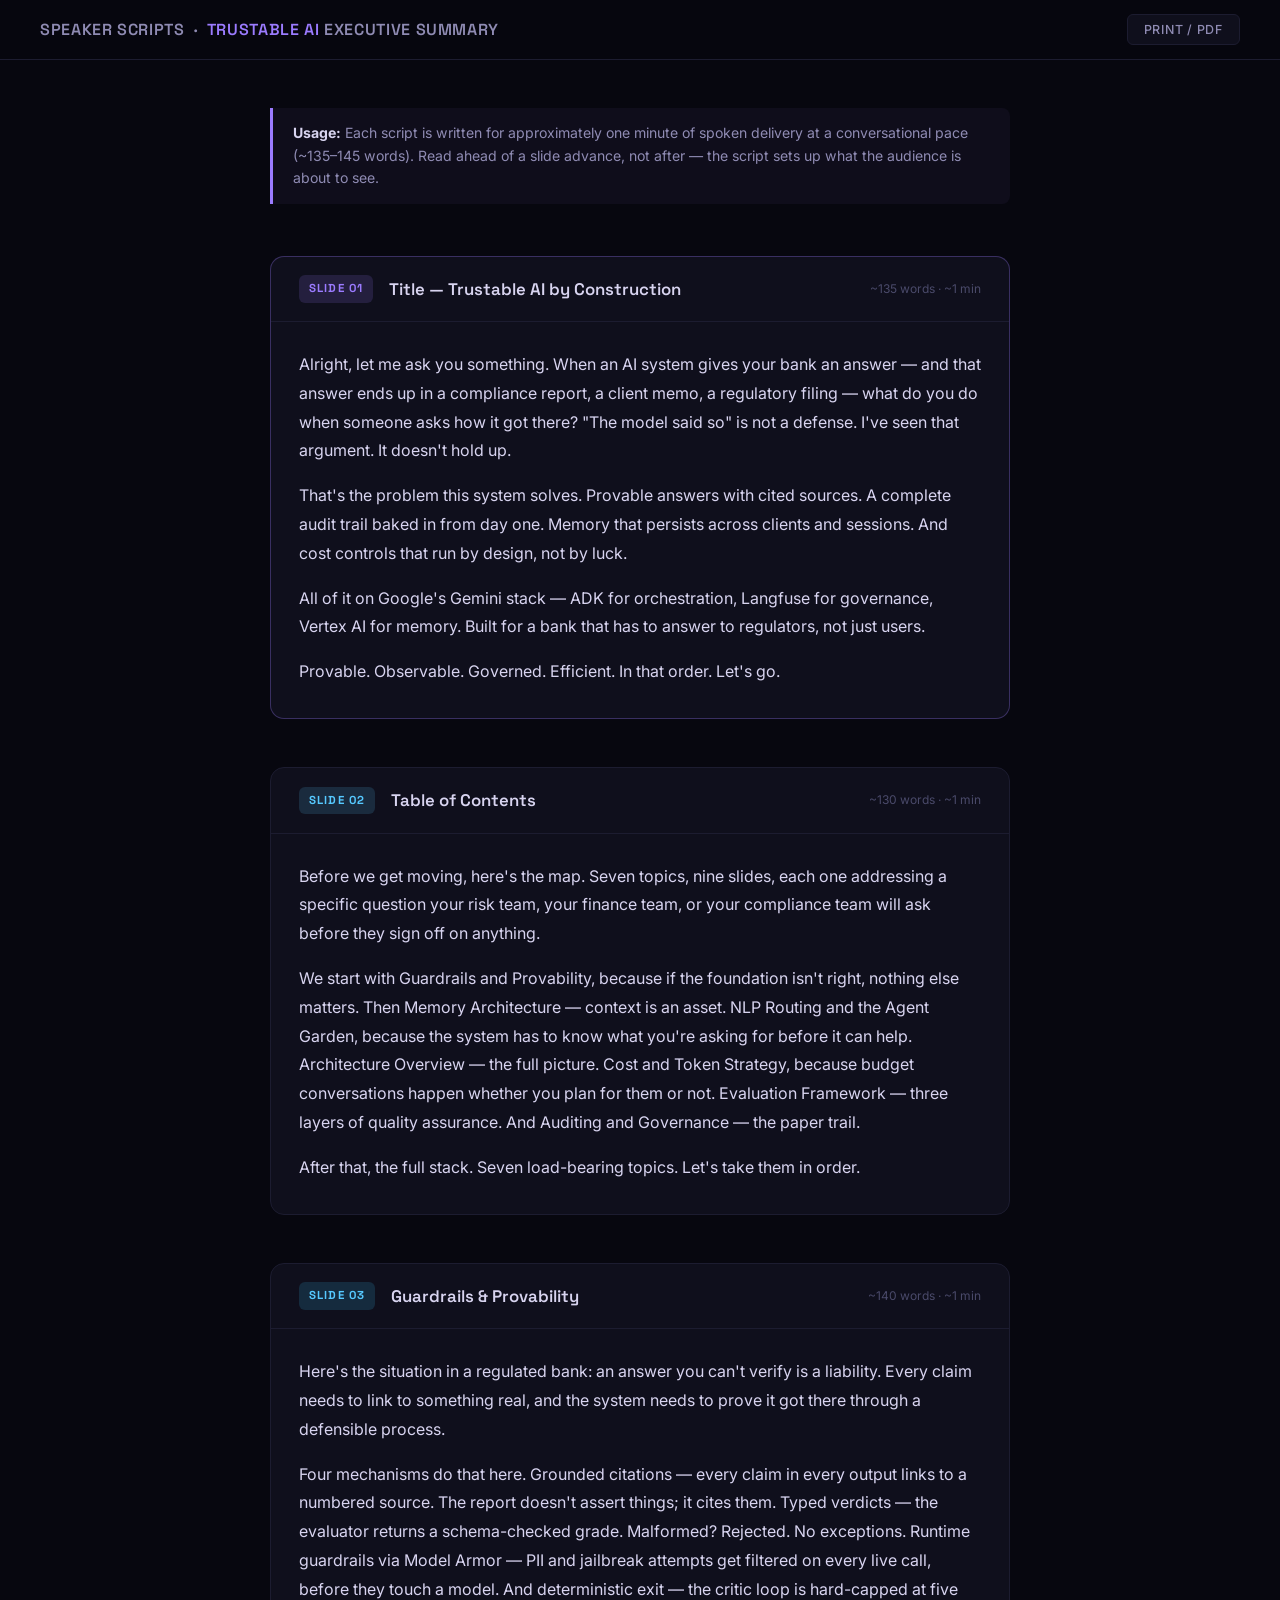
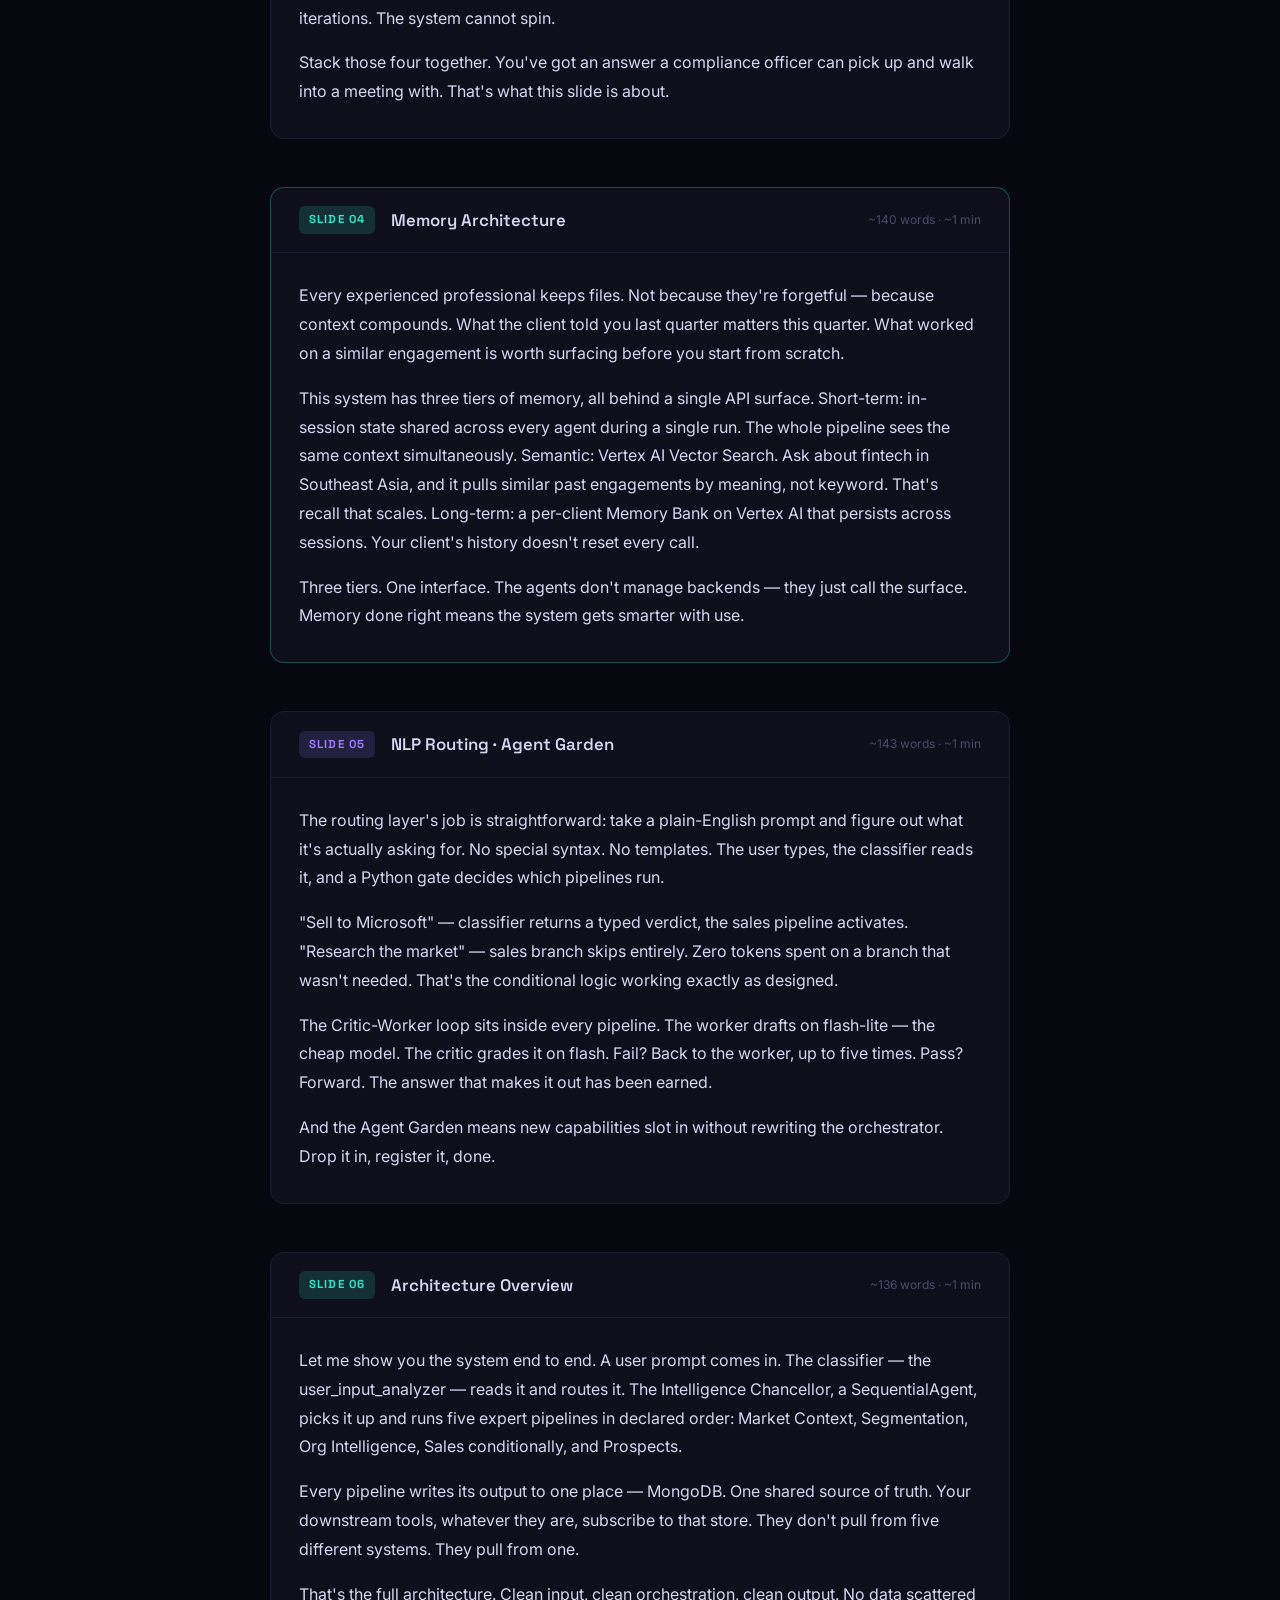
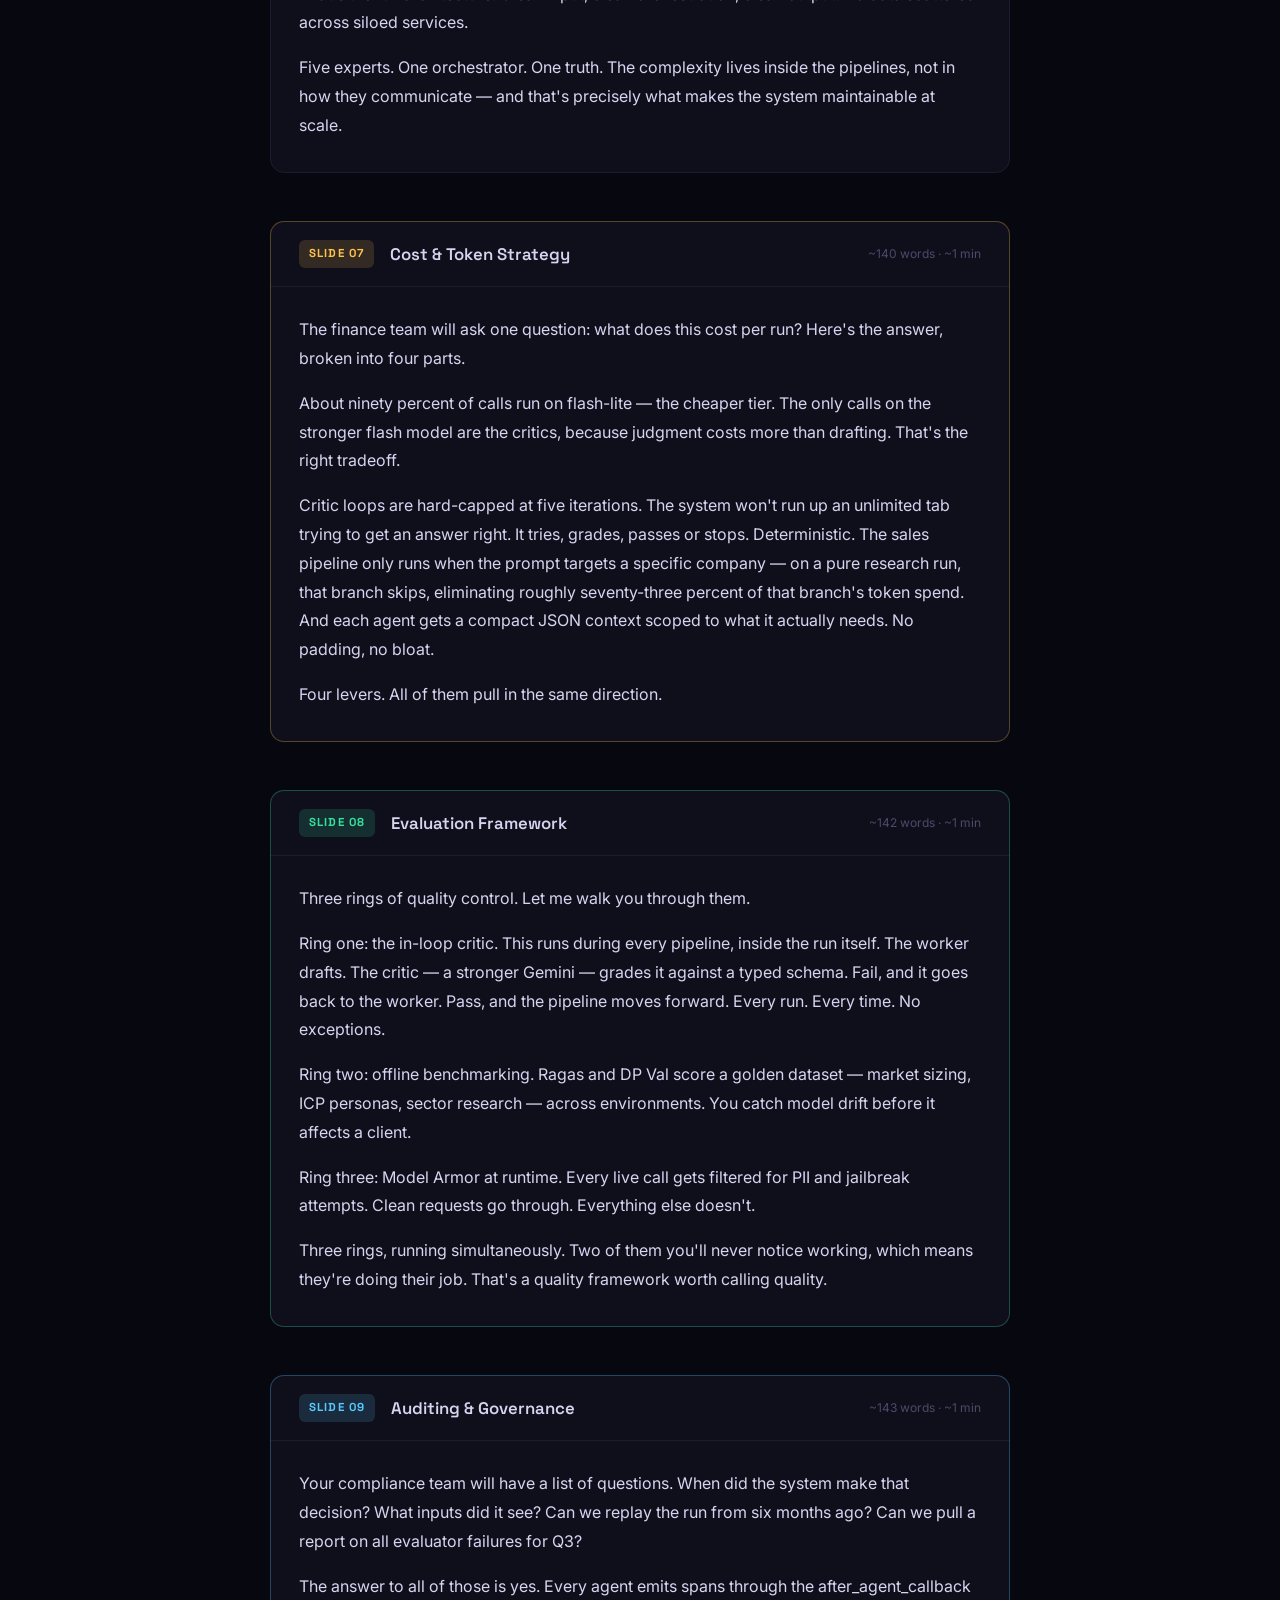
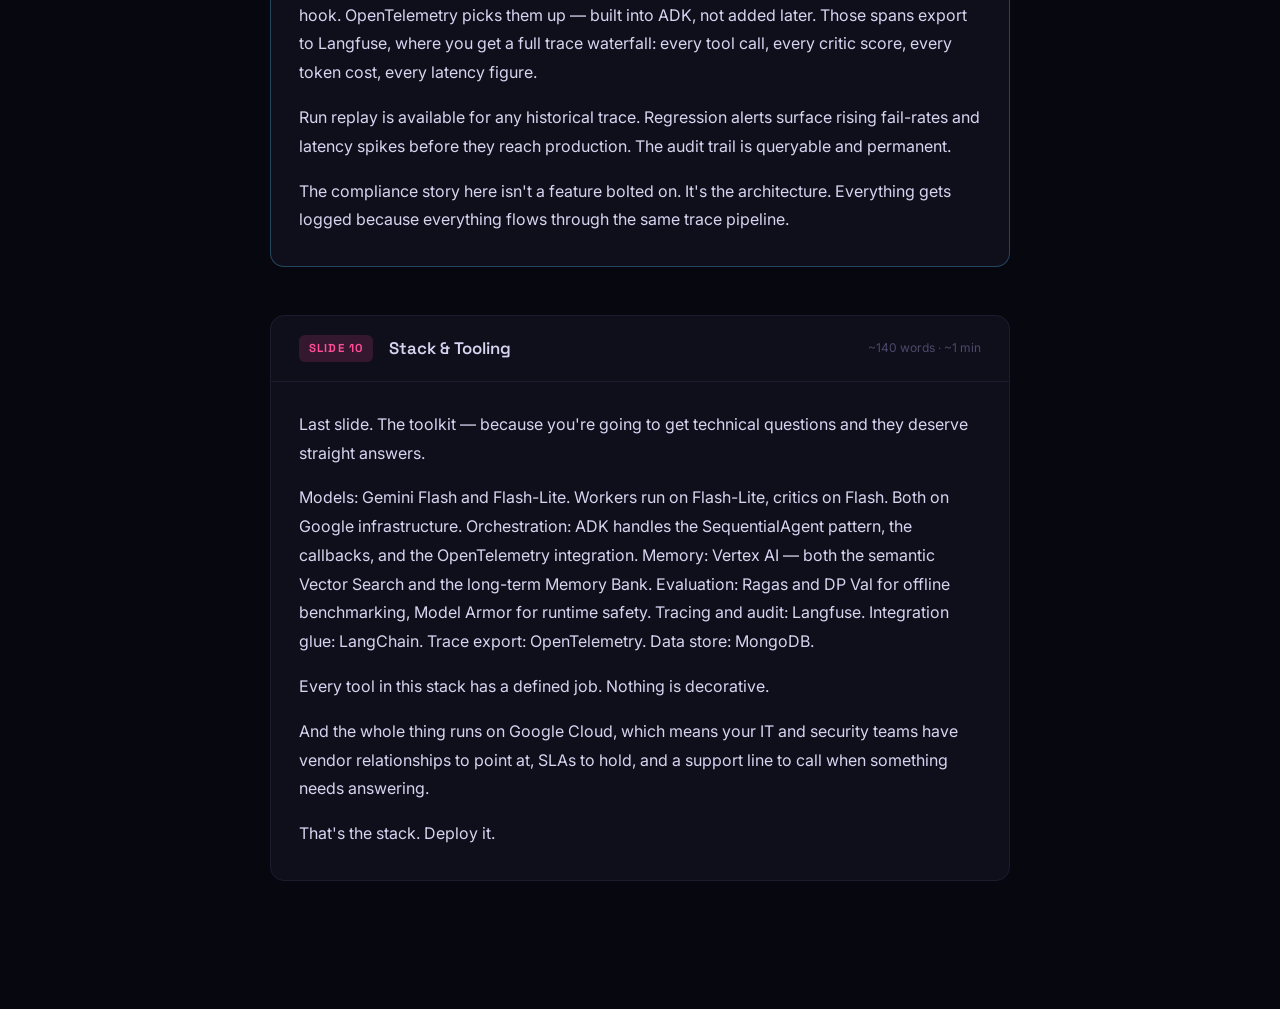
<file: summary/scripts/index.html>
<!DOCTYPE html>
<html lang="en">
<head>
<meta charset="UTF-8" />
<meta name="viewport" content="width=device-width, initial-scale=1" />
<title>Speaker Scripts — Trustable AI Executive Summary</title>
<link rel="preconnect" href="https://fonts.googleapis.com">
<link rel="preconnect" href="https://fonts.gstatic.com" crossorigin>
<link href="https://fonts.googleapis.com/css2?family=Space+Grotesk:wght@500;600;700&family=Inter:wght@400;500;600&display=swap" rel="stylesheet">
<style>
  *, *::before, *::after { box-sizing: border-box; margin: 0; padding: 0; }

  :root {
    --bg:       #07070f;
    --surface:  #0f0f1c;
    --border:   #1c1c30;
    --muted:    #4a4a6a;
    --text:     #d8d4f0;
    --dim:      #8f8bb3;
    --violet:   #9b7bff;
    --sky:      #56c9ff;
    --teal:     #2ee6c8;
    --emerald:  #38e0a0;
    --amber:    #ffc24b;
    --pink:     #ff4d97;
  }

  html { scroll-behavior: smooth; }

  body {
    background: var(--bg);
    color: var(--text);
    font-family: 'Inter', system-ui, sans-serif;
    font-size: 16px;
    line-height: 1.7;
  }

  /* ── sticky header ── */
  .site-header {
    position: sticky;
    top: 0;
    z-index: 100;
    background: rgba(7, 7, 15, 0.92);
    backdrop-filter: blur(12px);
    border-bottom: 1px solid var(--border);
    padding: 14px 40px;
    display: flex;
    align-items: center;
    justify-content: space-between;
    gap: 16px;
  }

  .site-header h1 {
    font-family: 'Space Grotesk', sans-serif;
    font-size: 1rem;
    font-weight: 600;
    color: var(--dim);
    letter-spacing: 0.04em;
    text-transform: uppercase;
  }

  .site-header span {
    color: var(--violet);
  }

  .header-actions {
    display: flex;
    gap: 10px;
    align-items: center;
  }

  .btn-print {
    background: var(--surface);
    border: 1px solid var(--border);
    color: var(--dim);
    font-family: 'Inter', sans-serif;
    font-size: 0.78rem;
    font-weight: 500;
    letter-spacing: 0.06em;
    text-transform: uppercase;
    padding: 7px 16px;
    border-radius: 6px;
    cursor: pointer;
    transition: border-color 0.15s, color 0.15s;
  }

  .btn-print:hover {
    border-color: var(--violet);
    color: var(--violet);
  }

  /* ── main layout ── */
  main {
    max-width: 820px;
    margin: 0 auto;
    padding: 48px 40px 80px;
  }

  /* ── intro note ── */
  .intro {
    border-left: 3px solid var(--violet);
    padding: 14px 20px;
    background: rgba(155, 123, 255, 0.05);
    border-radius: 0 8px 8px 0;
    color: var(--dim);
    font-size: 0.88rem;
    margin-bottom: 52px;
    line-height: 1.6;
  }

  .intro strong { color: var(--text); }

  /* ── script card ── */
  .script-card {
    margin-bottom: 48px;
    border: 1px solid var(--border);
    border-radius: 14px;
    overflow: hidden;
    background: var(--surface);
  }

  .card-header {
    display: flex;
    align-items: center;
    gap: 16px;
    padding: 18px 28px;
    border-bottom: 1px solid var(--border);
  }

  .slide-num {
    font-family: 'Space Grotesk', sans-serif;
    font-size: 0.72rem;
    font-weight: 700;
    letter-spacing: 0.1em;
    text-transform: uppercase;
    padding: 4px 10px;
    border-radius: 6px;
    flex-shrink: 0;
  }

  .card-title {
    font-family: 'Space Grotesk', sans-serif;
    font-size: 1.05rem;
    font-weight: 600;
    color: var(--text);
    flex: 1;
  }

  .word-count {
    font-size: 0.75rem;
    color: var(--muted);
    white-space: nowrap;
  }

  .card-body {
    padding: 28px 28px 32px;
  }

  .card-body p {
    margin-bottom: 1em;
    font-size: 1rem;
    line-height: 1.8;
    color: var(--text);
  }

  .card-body p:last-child { margin-bottom: 0; }

  /* ── slide-specific accent colors ── */
  .s1  .slide-num { background: rgba(155,123,255,0.15); color: var(--violet); }
  .s2  .slide-num { background: rgba(86,201,255,0.15);  color: var(--sky);    }
  .s3  .slide-num { background: rgba(56,201,255,0.15);  color: var(--sky);    }
  .s4  .slide-num { background: rgba(46,230,200,0.15);  color: var(--teal);   }
  .s5  .slide-num { background: rgba(155,123,255,0.15); color: var(--violet); }
  .s6  .slide-num { background: rgba(46,230,200,0.15);  color: var(--teal);   }
  .s7  .slide-num { background: rgba(255,194,75,0.15);  color: var(--amber);  }
  .s8  .slide-num { background: rgba(56,224,160,0.15);  color: var(--emerald);}
  .s9  .slide-num { background: rgba(86,201,255,0.15);  color: var(--sky);    }
  .s10 .slide-num { background: rgba(255,77,151,0.15);  color: var(--pink);   }

  .s1  { border-color: rgba(155,123,255,0.3); }
  .s4  { border-color: rgba(46,230,200,0.3);  }
  .s7  { border-color: rgba(255,194,75,0.3);  }
  .s8  { border-color: rgba(56,224,160,0.3);  }
  .s9  { border-color: rgba(86,201,255,0.3);  }

  /* ── print styles ── */
  @media print {
    body { background: #fff; color: #111; font-size: 11pt; }
    .site-header, .intro { display: none; }
    main { max-width: 100%; padding: 0; }
    .script-card {
      border: 1px solid #ccc;
      border-radius: 6px;
      break-inside: avoid;
      margin-bottom: 24pt;
      background: #fff;
    }
    .card-header { border-bottom: 1px solid #ddd; }
    .slide-num { border: 1px solid #aaa; color: #333 !important; background: #f4f4f4 !important; }
    .card-title, .card-body p { color: #111 !important; }
    .word-count { color: #888; }
  }
</style>
</head>
<body>

<header class="site-header">
  <h1>Speaker Scripts &nbsp;·&nbsp; <span>Trustable AI</span> Executive Summary</h1>
  <div class="header-actions">
    <button class="btn-print" onclick="window.print()">Print / PDF</button>
  </div>
</header>

<main>

  <div class="intro">
    <strong>Usage:</strong> Each script is written for approximately one minute of spoken delivery at a conversational pace (~135–145 words). Read ahead of a slide advance, not after — the script sets up what the audience is about to see.
  </div>

  <!-- ── SLIDE 1 ── -->
  <article class="script-card s1">
    <div class="card-header">
      <span class="slide-num">Slide 01</span>
      <span class="card-title">Title — Trustable AI by Construction</span>
      <span class="word-count">~135 words · ~1 min</span>
    </div>
    <div class="card-body">
      <p>Alright, let me ask you something. When an AI system gives your bank an answer — and that answer ends up in a compliance report, a client memo, a regulatory filing — what do you do when someone asks how it got there? "The model said so" is not a defense. I've seen that argument. It doesn't hold up.</p>
      <p>That's the problem this system solves. Provable answers with cited sources. A complete audit trail baked in from day one. Memory that persists across clients and sessions. And cost controls that run by design, not by luck.</p>
      <p>All of it on Google's Gemini stack — ADK for orchestration, Langfuse for governance, Vertex AI for memory. Built for a bank that has to answer to regulators, not just users.</p>
      <p>Provable. Observable. Governed. Efficient. In that order. Let's go.</p>
    </div>
  </article>

  <!-- ── SLIDE 2 ── -->
  <article class="script-card s2">
    <div class="card-header">
      <span class="slide-num">Slide 02</span>
      <span class="card-title">Table of Contents</span>
      <span class="word-count">~130 words · ~1 min</span>
    </div>
    <div class="card-body">
      <p>Before we get moving, here's the map. Seven topics, nine slides, each one addressing a specific question your risk team, your finance team, or your compliance team will ask before they sign off on anything.</p>
      <p>We start with Guardrails and Provability, because if the foundation isn't right, nothing else matters. Then Memory Architecture — context is an asset. NLP Routing and the Agent Garden, because the system has to know what you're asking for before it can help. Architecture Overview — the full picture. Cost and Token Strategy, because budget conversations happen whether you plan for them or not. Evaluation Framework — three layers of quality assurance. And Auditing and Governance — the paper trail.</p>
      <p>After that, the full stack. Seven load-bearing topics. Let's take them in order.</p>
    </div>
  </article>

  <!-- ── SLIDE 3 ── -->
  <article class="script-card s3">
    <div class="card-header">
      <span class="slide-num">Slide 03</span>
      <span class="card-title">Guardrails &amp; Provability</span>
      <span class="word-count">~140 words · ~1 min</span>
    </div>
    <div class="card-body">
      <p>Here's the situation in a regulated bank: an answer you can't verify is a liability. Every claim needs to link to something real, and the system needs to prove it got there through a defensible process.</p>
      <p>Four mechanisms do that here. Grounded citations — every claim in every output links to a numbered source. The report doesn't assert things; it cites them. Typed verdicts — the evaluator returns a schema-checked grade. Malformed? Rejected. No exceptions. Runtime guardrails via Model Armor — PII and jailbreak attempts get filtered on every live call, before they touch a model. And deterministic exit — the critic loop is hard-capped at five iterations. The system cannot spin.</p>
      <p>Stack those four together. You've got an answer a compliance officer can pick up and walk into a meeting with. That's what this slide is about.</p>
    </div>
  </article>

  <!-- ── SLIDE 4 ── -->
  <article class="script-card s4">
    <div class="card-header">
      <span class="slide-num">Slide 04</span>
      <span class="card-title">Memory Architecture</span>
      <span class="word-count">~140 words · ~1 min</span>
    </div>
    <div class="card-body">
      <p>Every experienced professional keeps files. Not because they're forgetful — because context compounds. What the client told you last quarter matters this quarter. What worked on a similar engagement is worth surfacing before you start from scratch.</p>
      <p>This system has three tiers of memory, all behind a single API surface. Short-term: in-session state shared across every agent during a single run. The whole pipeline sees the same context simultaneously. Semantic: Vertex AI Vector Search. Ask about fintech in Southeast Asia, and it pulls similar past engagements by meaning, not keyword. That's recall that scales. Long-term: a per-client Memory Bank on Vertex AI that persists across sessions. Your client's history doesn't reset every call.</p>
      <p>Three tiers. One interface. The agents don't manage backends — they just call the surface. Memory done right means the system gets smarter with use.</p>
    </div>
  </article>

  <!-- ── SLIDE 5 ── -->
  <article class="script-card s5">
    <div class="card-header">
      <span class="slide-num">Slide 05</span>
      <span class="card-title">NLP Routing · Agent Garden</span>
      <span class="word-count">~143 words · ~1 min</span>
    </div>
    <div class="card-body">
      <p>The routing layer's job is straightforward: take a plain-English prompt and figure out what it's actually asking for. No special syntax. No templates. The user types, the classifier reads it, and a Python gate decides which pipelines run.</p>
      <p>"Sell to Microsoft" — classifier returns a typed verdict, the sales pipeline activates. "Research the market" — sales branch skips entirely. Zero tokens spent on a branch that wasn't needed. That's the conditional logic working exactly as designed.</p>
      <p>The Critic-Worker loop sits inside every pipeline. The worker drafts on flash-lite — the cheap model. The critic grades it on flash. Fail? Back to the worker, up to five times. Pass? Forward. The answer that makes it out has been earned.</p>
      <p>And the Agent Garden means new capabilities slot in without rewriting the orchestrator. Drop it in, register it, done.</p>
    </div>
  </article>

  <!-- ── SLIDE 6 ── -->
  <article class="script-card s6">
    <div class="card-header">
      <span class="slide-num">Slide 06</span>
      <span class="card-title">Architecture Overview</span>
      <span class="word-count">~136 words · ~1 min</span>
    </div>
    <div class="card-body">
      <p>Let me show you the system end to end. A user prompt comes in. The classifier — the user_input_analyzer — reads it and routes it. The Intelligence Chancellor, a SequentialAgent, picks it up and runs five expert pipelines in declared order: Market Context, Segmentation, Org Intelligence, Sales conditionally, and Prospects.</p>
      <p>Every pipeline writes its output to one place — MongoDB. One shared source of truth. Your downstream tools, whatever they are, subscribe to that store. They don't pull from five different systems. They pull from one.</p>
      <p>That's the full architecture. Clean input, clean orchestration, clean output. No data scattered across siloed services.</p>
      <p>Five experts. One orchestrator. One truth. The complexity lives inside the pipelines, not in how they communicate — and that's precisely what makes the system maintainable at scale.</p>
    </div>
  </article>

  <!-- ── SLIDE 7 ── -->
  <article class="script-card s7">
    <div class="card-header">
      <span class="slide-num">Slide 07</span>
      <span class="card-title">Cost &amp; Token Strategy</span>
      <span class="word-count">~140 words · ~1 min</span>
    </div>
    <div class="card-body">
      <p>The finance team will ask one question: what does this cost per run? Here's the answer, broken into four parts.</p>
      <p>About ninety percent of calls run on flash-lite — the cheaper tier. The only calls on the stronger flash model are the critics, because judgment costs more than drafting. That's the right tradeoff.</p>
      <p>Critic loops are hard-capped at five iterations. The system won't run up an unlimited tab trying to get an answer right. It tries, grades, passes or stops. Deterministic. The sales pipeline only runs when the prompt targets a specific company — on a pure research run, that branch skips, eliminating roughly seventy-three percent of that branch's token spend. And each agent gets a compact JSON context scoped to what it actually needs. No padding, no bloat.</p>
      <p>Four levers. All of them pull in the same direction.</p>
    </div>
  </article>

  <!-- ── SLIDE 8 ── -->
  <article class="script-card s8">
    <div class="card-header">
      <span class="slide-num">Slide 08</span>
      <span class="card-title">Evaluation Framework</span>
      <span class="word-count">~142 words · ~1 min</span>
    </div>
    <div class="card-body">
      <p>Three rings of quality control. Let me walk you through them.</p>
      <p>Ring one: the in-loop critic. This runs during every pipeline, inside the run itself. The worker drafts. The critic — a stronger Gemini — grades it against a typed schema. Fail, and it goes back to the worker. Pass, and the pipeline moves forward. Every run. Every time. No exceptions.</p>
      <p>Ring two: offline benchmarking. Ragas and DP Val score a golden dataset — market sizing, ICP personas, sector research — across environments. You catch model drift before it affects a client.</p>
      <p>Ring three: Model Armor at runtime. Every live call gets filtered for PII and jailbreak attempts. Clean requests go through. Everything else doesn't.</p>
      <p>Three rings, running simultaneously. Two of them you'll never notice working, which means they're doing their job. That's a quality framework worth calling quality.</p>
    </div>
  </article>

  <!-- ── SLIDE 9 ── -->
  <article class="script-card s9">
    <div class="card-header">
      <span class="slide-num">Slide 09</span>
      <span class="card-title">Auditing &amp; Governance</span>
      <span class="word-count">~143 words · ~1 min</span>
    </div>
    <div class="card-body">
      <p>Your compliance team will have a list of questions. When did the system make that decision? What inputs did it see? Can we replay the run from six months ago? Can we pull a report on all evaluator failures for Q3?</p>
      <p>The answer to all of those is yes. Every agent emits spans through the after_agent_callback hook. OpenTelemetry picks them up — built into ADK, not added later. Those spans export to Langfuse, where you get a full trace waterfall: every tool call, every critic score, every token cost, every latency figure.</p>
      <p>Run replay is available for any historical trace. Regression alerts surface rising fail-rates and latency spikes before they reach production. The audit trail is queryable and permanent.</p>
      <p>The compliance story here isn't a feature bolted on. It's the architecture. Everything gets logged because everything flows through the same trace pipeline.</p>
    </div>
  </article>

  <!-- ── SLIDE 10 ── -->
  <article class="script-card s10">
    <div class="card-header">
      <span class="slide-num">Slide 10</span>
      <span class="card-title">Stack &amp; Tooling</span>
      <span class="word-count">~140 words · ~1 min</span>
    </div>
    <div class="card-body">
      <p>Last slide. The toolkit — because you're going to get technical questions and they deserve straight answers.</p>
      <p>Models: Gemini Flash and Flash-Lite. Workers run on Flash-Lite, critics on Flash. Both on Google infrastructure. Orchestration: ADK handles the SequentialAgent pattern, the callbacks, and the OpenTelemetry integration. Memory: Vertex AI — both the semantic Vector Search and the long-term Memory Bank. Evaluation: Ragas and DP Val for offline benchmarking, Model Armor for runtime safety. Tracing and audit: Langfuse. Integration glue: LangChain. Trace export: OpenTelemetry. Data store: MongoDB.</p>
      <p>Every tool in this stack has a defined job. Nothing is decorative.</p>
      <p>And the whole thing runs on Google Cloud, which means your IT and security teams have vendor relationships to point at, SLAs to hold, and a support line to call when something needs answering.</p>
      <p>That's the stack. Deploy it.</p>
    </div>
  </article>

</main>

</body>
</html>
</file>
<file: styles.css>
/* ============================================================
   presenta/styles.css
   Trustable-AI presentation — fixed 1920x1080 PowerPoint frame
   ============================================================ */

/* ---------- design tokens ---------- */
:root {
  --bg:          #060912;
  --bg-elev:     #0d1322;
  --bg-elev-2:   #111a30;
  --bg-elev-3:   #18223c;
  --line:        #1e293b;
  --line-soft:   #182037;
  --line-strong: #6b7a94;

  --text:        #e8eefb;
  --text-soft:   #aab6c9;
  --text-mute:   #aeb8c9;

  --worker:      #22d3ee;
  --worker-2:    #06b6d4;
  --critic:      #a78bfa;
  --critic-2:    #8b5cf6;
  --tool:        #fbbf24;
  --tool-2:      #f59e0b;
  --pass:        #34d399;
  --fail:        #f87171;
  --route:       #f472b6;

  --slide-w: 1920px;
  --slide-h: 1080px;
}

/* ---------- reset ---------- */
*, *::before, *::after { box-sizing: border-box; }
html, body {
  margin: 0; padding: 0;
  width: 100%; height: 100%;
  overflow: hidden;
  background: #000;
}
body {
  font-family: 'Inter', 'Segoe UI', system-ui, sans-serif;
  font-size: 28px;
  color: var(--text);
  -webkit-font-smoothing: antialiased;
  text-rendering: optimizeLegibility;
}
button { font: inherit; color: inherit; background: none; border: none; cursor: pointer; }
h1, h2, h3, h4 { margin: 0; font-weight: 600; letter-spacing: -0.01em; line-height: 1.1; }
p { margin: 0; }
code, .mono { font-family: 'JetBrains Mono', 'Consolas', monospace; }

/* ---------- fixed-canvas frame ---------- */
.deck-wrap {
  position: fixed;
  inset: 0;
  display: grid;
  place-items: center;
  overflow: hidden;
  background: #000;
}
.deck {
  width: var(--slide-w);
  height: var(--slide-h);
  position: relative;
  background: radial-gradient(ellipse at top, #0a1428 0%, var(--bg) 60%);
  transform: scale(var(--scale, 1));
  transform-origin: center center;
  flex-shrink: 0;
  overflow: hidden;
}

/* ---------- slide layout ---------- */
.slide {
  position: absolute;
  inset: 0;
  width: var(--slide-w);
  height: var(--slide-h);
  padding: 70px 110px 110px;
  display: flex;
  flex-direction: column;
  opacity: 0;
  visibility: hidden;
  transform: translateX(40px);
  transition: opacity 0.4s ease, transform 0.5s cubic-bezier(0.22, 0.61, 0.36, 1), visibility 0s linear 0.4s;
}
.slide.is-active {
  opacity: 1;
  visibility: visible;
  transform: translateX(0);
  transition: opacity 0.4s ease, transform 0.5s cubic-bezier(0.22, 0.61, 0.36, 1), visibility 0s linear 0s;
}
.slide.is-prev {
  opacity: 0;
  visibility: hidden;
  transform: translateX(-40px);
}

.slide-header {
  display: flex;
  align-items: baseline;
  gap: 24px;
  margin-bottom: 24px;
}
.slide-num {
  font-family: 'JetBrains Mono', monospace;
  font-size: 1.05rem;
  color: var(--text-mute);
  letter-spacing: 0.22em;
  text-transform: uppercase;
}
.slide .eyebrow {
  font-family: 'JetBrains Mono', monospace;
  font-size: 1.0rem;
  color: var(--worker);
  letter-spacing: 0.22em;
  text-transform: uppercase;
}
.slide h2 {
  font-size: 4.2rem;
  font-weight: 700;
  line-height: 1.05;
  letter-spacing: -0.02em;
  margin-bottom: 18px;
  background: linear-gradient(120deg, #fff 0%, var(--worker) 55%, var(--critic) 100%);
  -webkit-background-clip: text;
  background-clip: text;
  -webkit-text-fill-color: transparent;
}
.subtitle {
  color: var(--text-soft);
  font-size: 1.55rem;
  line-height: 1.4;
  max-width: 56ch;
  margin-bottom: 36px;
}
.subtitle strong { color: var(--text); font-weight: 600; }
.subtitle .k-worker { color: var(--worker); }
.subtitle .k-critic { color: var(--critic); }
.subtitle .k-tool   { color: var(--tool); }
.subtitle .k-pass   { color: var(--pass); }
.subtitle .k-fail   { color: var(--fail); }
.subtitle .k-route  { color: var(--route); }

.slide-body {
  flex: 1;
  display: flex;
  align-items: center;
  justify-content: center;
  min-height: 0;
  position: relative;
}

.slide-footer {
  position: absolute;
  bottom: 60px;
  left: 110px;
  right: 110px;
  display: flex;
  justify-content: space-between;
  align-items: center;
  gap: 30px;
  color: var(--text-mute);
  font-family: 'JetBrains Mono', monospace;
  font-size: 1.0rem;
  letter-spacing: 0.05em;
}
.slide-footer .cite { color: var(--text-mute); }
.slide-footer .req-pill {
  padding: 6px 16px;
  border-radius: 999px;
  border: 1px solid var(--line);
  background: var(--bg-elev);
  color: var(--text-soft);
}

/* ---------- chrome (thin bottom strip) ---------- */
.chrome {
  position: absolute;
  inset: auto 0 0 0;
  z-index: 50;
  height: 42px;
  padding: 0 32px;
  display: flex;
  align-items: center;
  gap: 20px;
  pointer-events: none;
  background: linear-gradient(to top, rgba(6,9,18,0.92), transparent);
}
.chrome > * { pointer-events: auto; }
.progress {
  flex: 1;
  height: 2px;
  border-radius: 999px;
  background: var(--line-soft);
  position: relative;
  cursor: pointer;
}
/* enlarged invisible hit area so the 2px bar is easy to click */
.progress::before {
  content: '';
  position: absolute;
  left: 0; right: 0;
  top: -14px; bottom: -14px;
}
.progress:hover { background: var(--line); }

/* ---- observability integration diagram (slide 14) ---- */
.ob-svg { display:block; }
.sl-obs .ob-box  { fill: rgba(34,211,238,0.035); stroke: var(--line-strong); stroke-width: 1.5; }
.sl-obs .ob-node { fill: #0d1424; stroke: rgba(148,163,184,0.4); stroke-width: 1.5; }
.sl-obs .ob-node.crit { stroke: rgba(167,139,250,0.6); }
.sl-obs .ob-otel { fill: rgba(34,211,238,0.08); stroke: #22d3ee; stroke-width: 2; }
.sl-obs .ob-lf   { fill: rgba(167,139,250,0.07); stroke: #a78bfa; stroke-width: 2; }
.sl-obs .ob-title { fill:#e8eefb; font-family:'Inter',sans-serif; font-weight:600; }
.sl-obs .ob-sub  { fill:#aab6c9; font-family:'JetBrains Mono', monospace; }
.sl-obs .ob-kick { fill:#aeb8c9; font-family:'JetBrains Mono', monospace; letter-spacing:0.12em; }
.sl-obs .ob-edge { fill:none; stroke:#22d3ee; stroke-width:2; stroke-dasharray:7 7; opacity:0.65; animation: obDash 0.9s linear infinite; }
.sl-obs .ob-edge.otlp { stroke:#a78bfa; }
@keyframes obDash { to { stroke-dashoffset: -28; } }
.sl-obs .ob-dot { fill:#22d3ee; filter: drop-shadow(0 0 6px rgba(34,211,238,0.9)); }
.sl-obs .ob-dot.v { fill:#a78bfa; filter: drop-shadow(0 0 6px rgba(167,139,250,0.9)); }
.sl-obs .ob-bar { transform: scaleX(0); transform-box: fill-box; transform-origin: center center; }
.sl-obs.is-active .ob-bar { animation: obBar 0.5s cubic-bezier(.2,.7,.3,1) forwards; }
@keyframes obBar { to { transform: scaleX(1); } }
.sl-obs .ob-score { opacity:0; transform: scale(0.6); transform-box: fill-box; transform-origin: center; }
.sl-obs.is-active .ob-score { animation: obPop 0.5s cubic-bezier(.2,.8,.3,1.4) forwards; }
@keyframes obPop { to { opacity:1; transform: scale(1); } }
.progress-fill {
  position: absolute; inset: 0;
  width: 0%;
  background: linear-gradient(90deg, var(--worker), var(--critic));
  border-radius: 999px;
  transition: width 0.4s cubic-bezier(0.22, 0.61, 0.36, 1);
  box-shadow: 0 0 12px rgba(34,211,238,0.6);
}
.counter {
  font-family: 'JetBrains Mono', monospace;
  font-size: 1.0rem;
  color: var(--text-soft);
  min-width: 90px; text-align: center;
}
.counter .total { color: var(--text-mute); }
.nav-btns { display: flex; gap: 8px; }
.nav-btn {
  width: 34px; height: 34px;
  border-radius: 50%;
  background: var(--bg-elev);
  border: 1px solid var(--line);
  display: grid; place-items: center;
  color: var(--text-soft);
  transition: background 0.2s, color 0.2s, border-color 0.2s;
}
.nav-btn:hover { background: var(--bg-elev-2); color: var(--text); border-color: var(--worker); }
.stage-pips { display: flex; gap: 6px; padding-right: 14px; }
.pip {
  width: 7px; height: 7px;
  border-radius: 50%;
  background: var(--line);
  transition: background 0.25s, transform 0.25s, box-shadow 0.25s;
}
.pip.is-done { background: var(--worker); }
.pip.is-current {
  background: var(--critic);
  transform: scale(1.45);
  box-shadow: 0 0 12px rgba(167,139,250,0.65);
}

/* ---------- staging ---------- */
.stage {
  opacity: 0;
  transform: translateY(10px);
  transition: opacity 0.6s ease, transform 0.6s cubic-bezier(0.22, 0.61, 0.36, 1);
}
.stage.is-revealed { opacity: 1; transform: translateY(0); }
g.stage, path.stage, rect.stage, circle.stage, line.stage,
polyline.stage, polygon.stage, text.stage, use.stage, foreignObject.stage {
  transform: none;
  transition: opacity 0.55s ease;
}

/* ---------- shared chips ---------- */
.chip {
  display: inline-flex;
  align-items: center;
  gap: 10px;
  padding: 10px 18px;
  border-radius: 999px;
  background: var(--bg-elev);
  border: 1px solid var(--line);
  font-size: 1.0rem;
  color: var(--text-soft);
  white-space: nowrap;
}
.chip .dot { width: 9px; height: 9px; border-radius: 50%; background: var(--worker); }
.chip.is-worker { color: var(--worker); border-color: rgba(34,211,238,0.4); background: rgba(34,211,238,0.07); }
.chip.is-critic { color: var(--critic); border-color: rgba(167,139,250,0.4); background: rgba(167,139,250,0.07); }
.chip.is-tool   { color: var(--tool);   border-color: rgba(251,191,36,0.4);  background: rgba(251,191,36,0.07); }
.chip.is-pass   { color: var(--pass);   border-color: rgba(52,211,153,0.4);  background: rgba(52,211,153,0.07); }
.chip.is-gap    { color: var(--fail);   border-color: rgba(248,113,113,0.4); background: rgba(248,113,113,0.07); border-style: dashed; }
.chip.is-route  { color: var(--route);  border-color: rgba(244,114,182,0.4); background: rgba(244,114,182,0.07); }
.chip.is-worker .dot { background: var(--worker); }
.chip.is-critic .dot { background: var(--critic); }
.chip.is-tool   .dot { background: var(--tool); }
.chip.is-pass   .dot { background: var(--pass); }
.chip.is-gap    .dot { background: var(--fail); }
.chip.is-route  .dot { background: var(--route); }
.chip-row { display: flex; gap: 14px; flex-wrap: wrap; }

/* status pills (big) */
.pill {
  display: inline-flex; align-items: center; gap: 8px;
  padding: 6px 14px;
  border-radius: 8px;
  font-family: 'JetBrains Mono', monospace;
  font-size: 0.9rem;
  letter-spacing: 0.1em;
  text-transform: uppercase;
}
.pill.built   { background: rgba(52,211,153,0.12); color: var(--pass); border: 1px solid rgba(52,211,153,0.4); }
.pill.partial { background: rgba(251,191,36,0.12); color: var(--tool); border: 1px solid rgba(251,191,36,0.4); }
.pill.gap     { background: rgba(248,113,113,0.12); color: var(--fail); border: 1px solid rgba(248,113,113,0.4); border-style: dashed; }

/* ---------- SVG basics ---------- */
svg { display: block; }
.svg-wrap {
  width: 100%;
  height: 100%;
  display: flex;
  align-items: center;
  justify-content: center;
}
.svg-wrap > svg {
  max-width: 100%;
  max-height: 100%;
  width: auto;
  height: auto;
}

/* ---------- Diagram typography (readable when deck is scaled down) ---------- */
.svg-wrap svg text {
  font-family: 'Inter', 'Segoe UI', system-ui, sans-serif;
}
.svg-wrap svg .op-kicker {
  font-size: 15px;
}
.svg-wrap svg .op-label {
  font-size: 22px;
  font-weight: 600;
}
.svg-wrap svg .op-sub {
  font-size: 15px;
}
.svg-wrap svg .opr-branch {
  font-size: 15px;
  font-family: 'JetBrains Mono', monospace;
}
.svg-wrap svg .op-mono {
  fill: var(--text);
  font-family: 'JetBrains Mono', monospace;
  font-size: 15px;
}
.svg-wrap svg .ops-kicker {
  font-family: 'JetBrains Mono', monospace;
  font-size: 15px;
}
.svg-wrap svg .ops-name {
  font-family: 'JetBrains Mono', monospace;
  font-size: 18px;
}
.svg-wrap svg .ops-detail {
  font-size: 15px;
}

/* Dense diagram slides — reclaim vertical space for the SVG */
.sl-rag .subtitle,
.op-rag .subtitle,
.op-route .subtitle,
.op-spine .subtitle,
.sl-mem .subtitle {
  margin-bottom: 16px;
  font-size: 1.4rem;
  line-height: 1.35;
}
.sl-rag .slide-body,
.op-rag .slide-body,
.op-route .slide-body,
.op-spine .slide-body,
.sl-mem .slide-body {
  align-items: stretch;
  min-height: 520px;
}
.sl-rag .svg-wrap > svg,
.op-rag .svg-wrap > svg,
.op-route .svg-wrap > svg,
.op-spine .svg-wrap > svg,
.sl-mem .svg-wrap > svg {
  width: 100%;
  height: 100%;
  max-height: none;
}
.node-rect {
  fill: var(--bg-elev);
  stroke: var(--line);
  stroke-width: 2;
  rx: 14;
}
.node-rect.worker { stroke: var(--worker); filter: drop-shadow(0 0 10px rgba(34,211,238,0.35)); }
.node-rect.critic { stroke: var(--critic); filter: drop-shadow(0 0 10px rgba(167,139,250,0.35)); }
.node-rect.tool   { stroke: var(--tool);   filter: drop-shadow(0 0 10px rgba(251,191,36,0.35)); }
.node-rect.route  { stroke: var(--route);  filter: drop-shadow(0 0 10px rgba(244,114,182,0.35)); }
.node-rect.pass   { stroke: var(--pass);   filter: drop-shadow(0 0 10px rgba(52,211,153,0.35)); }
.node-rect.gap    { stroke: var(--fail);   stroke-dasharray: 6 6; }

.edge {
  fill: none;
  stroke: var(--line-strong);
  stroke-width: 3;
  stroke-linecap: round;
}
.edge.flow { stroke: var(--worker); }
.edge.feedback { stroke: var(--critic); stroke-dasharray: 6 6; }
.edge.callback { stroke: var(--tool); stroke-dasharray: 3 6; }
.edge.skip { stroke: var(--route); stroke-dasharray: 8 6; }
.edge.pass { stroke: var(--pass); }

.token {
  fill: var(--worker);
  filter: drop-shadow(0 0 12px rgba(34,211,238,0.9));
}
.token.critic { fill: var(--critic); filter: drop-shadow(0 0 12px rgba(167,139,250,0.9)); }
.token.tool   { fill: var(--tool);   filter: drop-shadow(0 0 12px rgba(251,191,36,0.9)); }
.token.route  { fill: var(--route);  filter: drop-shadow(0 0 12px rgba(244,114,182,0.9)); }

/* dashed stroke draw-on */
.draw-edge { stroke-dasharray: 800; stroke-dashoffset: 800; }
.draw-edge.is-revealed { animation: dashDraw 0.9s ease-out forwards; }
@keyframes dashDraw { to { stroke-dashoffset: 0; } }

/* loop rotating ring */
.loop-spin { animation: loopSpin 8s linear infinite; }
@keyframes loopSpin { to { stroke-dashoffset: -160; } }

/* token motion */
.token-anim { animation-play-state: paused; }
.token-anim.is-revealed { animation-play-state: running; }
@keyframes tokenFlow { from { offset-distance: 0%; } to { offset-distance: 100%; } }

/* pulses */
@keyframes pulseWorker { 50% { filter: drop-shadow(0 0 18px rgba(34,211,238,0.95)); } }
@keyframes pulseCritic { 50% { filter: drop-shadow(0 0 18px rgba(167,139,250,0.95)); } }
@keyframes pulsePass   { 50% { filter: drop-shadow(0 0 18px rgba(52,211,153,0.95)); } }
@keyframes pulseRoute  { 50% { filter: drop-shadow(0 0 18px rgba(244,114,182,0.95)); } }
.pulse-worker { animation: pulseWorker 2.8s ease-in-out infinite; }
.pulse-critic { animation: pulseCritic 2.8s ease-in-out infinite; }
.pulse-pass   { animation: pulsePass   2.8s ease-in-out infinite; }
.pulse-route  { animation: pulseRoute  2.8s ease-in-out infinite; }

/* =========================================================
   SLIDE 1 — TITLE
   ========================================================= */
.s1 { padding: 0; }
.s1-stage {
  position: absolute; inset: 0;
  display: flex;
  align-items: center;
  justify-content: center;
  text-align: center;
  z-index: 2;
}
.s1-hero { display: flex; flex-direction: column; align-items: center; gap: 40px; }
.s1-eyebrow {
  font-family: 'JetBrains Mono', monospace;
  font-size: 1.1rem;
  letter-spacing: 0.35em;
  color: var(--worker);
  text-transform: uppercase;
}
.s1-title {
  font-size: 8.5rem;
  font-weight: 700;
  letter-spacing: -0.03em;
  line-height: 1.0;
  background: linear-gradient(120deg, #fff 0%, var(--worker) 50%, var(--critic) 100%);
  -webkit-background-clip: text;
  background-clip: text;
  -webkit-text-fill-color: transparent;
}
.s1-title .italic {
  font-style: italic;
  font-weight: 600;
  background: linear-gradient(120deg, var(--worker) 0%, var(--critic) 100%);
  -webkit-background-clip: text;
  background-clip: text;
  -webkit-text-fill-color: transparent;
}
.s1-sub {
  font-size: 1.75rem;
  color: var(--text-soft);
  max-width: 1100px;
  line-height: 1.45;
  margin: 0 auto;
}
.s1-sub .k-worker { color: var(--worker); }
.s1-sub .k-critic { color: var(--critic); }
.s1-chips {
  display: grid;
  grid-template-columns: repeat(3, auto);
  gap: 18px;
  margin-top: 24px;
}
.s1-chip {
  padding: 16px 26px;
  border-radius: 16px;
  background: var(--bg-elev);
  border: 1px solid var(--line);
  color: var(--text);
  font-size: 1.2rem;
  display: inline-flex;
  align-items: center;
  gap: 14px;
  opacity: 0;
  transform: translateY(20px) scale(0.92);
  animation: s1ChipIn 0.7s cubic-bezier(0.22, 1.4, 0.36, 1) 0.6s both;
}
@keyframes s1ChipIn {
  to { opacity: 1; transform: translateY(0) scale(1); }
}
.s1-chip .sec {
  font-family: 'JetBrains Mono', monospace;
  font-size: 0.95rem;
  color: var(--worker);
  letter-spacing: 0.12em;
}
.s1-chip .label { color: var(--text); font-weight: 500; }

.s1-author {
  position: absolute;
  bottom: 60px;
  right: 110px;
  font-family: 'JetBrains Mono', monospace;
  font-size: 1.05rem;
  color: var(--text-mute);
  letter-spacing: 0.15em;
  text-align: right;
  line-height: 1.6;
}
.s1-author .name { color: var(--text-soft); }

/* background constellation */
.s1-bg {
  position: absolute; inset: 0;
  z-index: 1;
  opacity: 0.65;
  pointer-events: none;
}
.bg-node {
  fill: var(--worker);
  filter: drop-shadow(0 0 8px rgba(34,211,238,0.7));
  animation: bgNodeBlink 5s ease-in-out infinite;
}
.bg-node:nth-child(2n)  { animation-delay: 0.8s; fill: var(--critic); filter: drop-shadow(0 0 8px rgba(167,139,250,0.7)); }
.bg-node:nth-child(3n)  { animation-delay: 1.6s; }
.bg-node:nth-child(5n)  { animation-delay: 2.4s; fill: var(--tool); filter: drop-shadow(0 0 8px rgba(251,191,36,0.6)); }
@keyframes bgNodeBlink {
  0%, 100% { opacity: 0.35; }
  50%      { opacity: 1; }
}
.bg-line {
  stroke: rgba(148,163,184,0.15);
  stroke-width: 1.5;
  stroke-dasharray: 4 8;
  animation: bgLineDrift 30s linear infinite;
}
@keyframes bgLineDrift { to { stroke-dashoffset: -240; } }

/* =========================================================
   SLIDE 2 — VISUAL VOCABULARY
   ========================================================= */
.s2-grid {
  display: grid;
  grid-template-columns: repeat(3, 1fr);
  grid-template-rows: repeat(2, 1fr);
  gap: 28px;
  width: 100%;
  height: 100%;
}
.s2-card {
  background: var(--bg-elev);
  border: 1px solid var(--line);
  border-radius: 18px;
  padding: 26px 28px 24px;
  display: flex;
  flex-direction: column;
  gap: 12px;
  position: relative;
  overflow: hidden;
  transition: border-color 0.4s, transform 0.4s;
}
.s2-card::before {
  content: '';
  position: absolute; inset: 0;
  background: radial-gradient(ellipse at top right, var(--accent-glow, transparent), transparent 60%);
  opacity: 0.4;
  pointer-events: none;
}
.s2-card.worker { --accent-glow: rgba(34,211,238,0.18); border-color: rgba(34,211,238,0.35); }
.s2-card.critic { --accent-glow: rgba(167,139,250,0.18); border-color: rgba(167,139,250,0.35); }
.s2-card.tool   { --accent-glow: rgba(251,191,36,0.18); border-color: rgba(251,191,36,0.35); }
.s2-card.route  { --accent-glow: rgba(244,114,182,0.18); border-color: rgba(244,114,182,0.35); }
.s2-card.pass   { --accent-glow: rgba(52,211,153,0.18); border-color: rgba(52,211,153,0.35); }
.s2-card .demo {
  flex: 1;
  display: grid; place-items: center;
  min-height: 0;
  max-height: 180px;
  overflow: hidden;
}
.s2-card .demo > svg { max-width: 100%; max-height: 100%; width: auto; height: auto; }
.s2-card h4 {
  font-size: 1.55rem;
  font-weight: 600;
  color: var(--text);
}
.s2-card .role {
  font-size: 1.05rem;
  color: var(--text-soft);
  line-height: 1.35;
}
.s2-card .badge {
  position: absolute;
  top: 22px; right: 22px;
  font-family: 'JetBrains Mono', monospace;
  font-size: 0.9rem;
  color: var(--text-mute);
  letter-spacing: 0.15em;
}

/* =========================================================
   SLIDE 3 — CRITIC-WORKER LOOP
   ========================================================= */
.s3-iter-counter {
  font-family: 'JetBrains Mono', monospace;
  font-size: 60px;
  fill: var(--text);
  font-weight: 700;
}
.sl-prov:not([data-current-stage="0"]) .s3-iter-counter {
  animation: s3IterTick 5s steps(4) 1 forwards;
}
@keyframes s3IterTick {
  0%   { fill: var(--fail); }
  25%  { fill: var(--fail); }
  50%  { fill: var(--fail); }
  75%  { fill: var(--fail); }
  100% { fill: var(--pass); }
}
.s3-iter-text {
  font-family: 'JetBrains Mono', monospace;
  font-size: 18px;
  fill: var(--text-soft);
  text-anchor: middle;
}
.s3-grade-fail { opacity: 0; }
.s3-grade-pass { opacity: 0; }
.sl-prov:not([data-current-stage="0"]) .s3-grade-fail { animation: s3GradeFail 5s linear 1 forwards; }
.sl-prov:not([data-current-stage="0"]) .s3-grade-pass { animation: s3GradePass 5s linear 1 forwards; }
@keyframes s3GradeFail {
  0%   { opacity: 1; }
  75%  { opacity: 1; }
  76%  { opacity: 0; }
  100% { opacity: 0; }
}
@keyframes s3GradePass {
  0%, 75% { opacity: 0; }
  76%, 100% { opacity: 1; }
}
.s3-loop-arrow {
  fill: none;
  stroke: var(--critic);
  stroke-width: 3.5;
  stroke-dasharray: 8 6;
  animation: loopSpin 5s linear infinite;
}
.sl-prov:not([data-current-stage="0"]) .s3-pass-glow {
  animation: s3PassGlow 5s linear 1 forwards;
}
@keyframes s3PassGlow {
  0%, 75% { stroke: var(--critic); }
  76%, 100% { stroke: var(--pass); filter: drop-shadow(0 0 14px rgba(52,211,153,0.7)); }
}
.s3-worker-pulse { animation: pulseWorker 2.8s ease-in-out infinite; }
.s3-critic-pulse { animation: pulseCritic 2.8s ease-in-out infinite; }

/* =========================================================
   SLIDE 4 — GROUNDED CITATIONS
   ========================================================= */
.s4-source-on {
  opacity: 0;
  transform: translateX(60px);
  animation: s4SourceIn 0.7s cubic-bezier(0.22, 0.61, 0.36, 1) 0.2s both;
}
@keyframes s4SourceIn {
  to { opacity: 1; transform: translateX(0); }
}
.s4-cite-on {
  fill: var(--tool);
  opacity: 1;
  animation: s4CitePulse 3s ease-in-out infinite;
}
@keyframes s4CitePulse {
  0%, 100% { filter: drop-shadow(0 0 4px rgba(251,191,36,0.4)); }
  50%      { filter: drop-shadow(0 0 12px rgba(251,191,36,0.95)); }
}
.s4-search-pulse { animation: pulseWorker 2s ease-in-out infinite; }

/* =========================================================
   SLIDE 5 — DESIGN FLOW (5 DOMAIN TILES)
   ========================================================= */
.s5-tile-bg {
  fill: var(--bg-elev);
  stroke: var(--worker);
  stroke-width: 2.5;
  rx: 18;
  filter: drop-shadow(0 0 12px rgba(34,211,238,0.25));
}
.s5-tile-bg.cond {
  stroke: var(--route);
  stroke-dasharray: 8 6;
  filter: drop-shadow(0 0 12px rgba(244,114,182,0.3));
}
.s5-tile-title {
  fill: var(--text);
  font-size: 26px;
  font-weight: 600;
  text-anchor: middle;
}
.s5-tile-role {
  fill: var(--text-soft);
  font-size: 18px;
  text-anchor: middle;
}
.s5-tile-num {
  fill: var(--text-mute);
  font-family: 'JetBrains Mono', monospace;
  font-size: 16px;
  letter-spacing: 0.2em;
  text-anchor: middle;
}
.s5-token {
  fill: var(--worker);
  filter: drop-shadow(0 0 14px rgba(34,211,238,1));
  offset-path: path("M 100 540 L 1820 540");
  animation: tokenFlow 7s linear infinite paused;
}
.sl-flow:not([data-current-stage="0"]) .s5-token { animation-play-state: running; }

/* =========================================================
   SLIDE 6 — NLP ROUTING
   ========================================================= */
.s6-json {
  fill: var(--text);
  font-family: 'JetBrains Mono', monospace;
  font-size: 18px;
}
.s6-token-yes, .s6-token-no { opacity: 0; }
.s6-token-yes {
  offset-path: path("M 1100 320 L 1300 320 L 1500 220 L 1640 220");
  animation: tokenFlow 2.5s ease-in-out infinite paused;
}
.s6-token-no {
  offset-path: path("M 1100 320 L 1300 320 L 1500 420 L 1640 420");
  animation: tokenFlow 2.5s ease-in-out infinite paused;
  fill: var(--route);
  filter: drop-shadow(0 0 14px rgba(244,114,182,1));
}
.sl-nlp[data-current-stage="1"] .s6-token-yes,
.sl-nlp[data-current-stage="2"] .s6-token-yes { opacity: 1; animation-play-state: running; }
.sl-nlp[data-current-stage="2"] .s6-token-no { opacity: 1; animation-play-state: running; }
.s6-skipped { opacity: 0.35; }

/* =========================================================
   SLIDE 7 — MEMORY
   ========================================================= */
.s7-ring-inner {
  stroke: var(--worker);
  stroke-width: 5;
  fill: rgba(34,211,238,0.05);
  filter: drop-shadow(0 0 14px rgba(34,211,238,0.5));
  animation: pulseWorker 3s ease-in-out infinite;
}
.s7-ring-mid {
  stroke: var(--text-mute);
  stroke-width: 3;
  stroke-dasharray: 10 8;
  fill: none;
  animation: loopSpin 60s linear infinite;
}
.s7-ring-outer {
  stroke: var(--text-mute);
  stroke-width: 3;
  stroke-dasharray: 10 8;
  fill: none;
  animation: loopSpin 90s linear infinite reverse;
}
.sl-mem[data-current-stage="1"] .s7-ring-mid,
.sl-mem[data-current-stage="2"] .s7-ring-mid {
  stroke: var(--critic);
  filter: drop-shadow(0 0 12px rgba(167,139,250,0.4));
}
.sl-mem[data-current-stage="2"] .s7-ring-outer {
  stroke: var(--tool);
  filter: drop-shadow(0 0 12px rgba(251,191,36,0.4));
}
.s7-ring-label {
  fill: var(--text);
  font-family: 'JetBrains Mono', monospace;
  font-size: 18px;
  letter-spacing: 0.15em;
  text-anchor: middle;
  text-transform: uppercase;
}
/* redesigned memory diagram */
.sl-mem .mem-surface {
  fill: rgba(34,211,238,0.06);
  stroke: var(--worker);
  stroke-width: 2;
  stroke-dasharray: 5 5;
}
.sl-mem .mem-flow {
  stroke: #8593ab;
  stroke-width: 2.5;
  stroke-dasharray: 7 7;
  animation: oprFlow 0.9s linear infinite;
  animation-play-state: paused;
}
.sl-mem.is-active .mem-flow { animation-play-state: running; }
.sl-mem .mem-tier {
  opacity: 0;
  transform: translateX(24px);
  transform-box: fill-box;
}
.sl-mem.is-active .mem-tier {
  animation: memTierIn 0.55s cubic-bezier(.2,.7,.3,1) forwards;
  animation-delay: var(--d, 0s);
}
@keyframes memTierIn { to { opacity: 1; transform: translateX(0); } }

/* =========================================================
   SLIDE 8 — MONGO PERSISTENCE  (redesign: write → doc → readers)
   ========================================================= */
/* agent cards subtle entrance */
.sl-integ .s8b-agent { opacity: 0; transform: translateX(-14px); transform-box: fill-box; }
.sl-integ.is-active .s8b-agent { animation: s8bAgentIn 0.5s ease forwards .1s; }
@keyframes s8bAgentIn { to { opacity: 1; transform: translateX(0); } }

/* field values fade/slide in, staggered, after the write arrows have "flowed" */
.sl-integ .s8b-field { opacity: 0; transform: translateX(10px); transform-box: fill-box; }
.sl-integ.is-active .s8b-field { animation: s8bFieldIn 0.45s ease forwards; }
.sl-integ.is-active .s8b-r1 { animation-delay: .6s; }
.sl-integ.is-active .s8b-r2 { animation-delay: .8s; }
.sl-integ.is-active .s8b-r3 { animation-delay: 1.0s; }
.sl-integ.is-active .s8b-r4 { animation-delay: 1.2s; }
.sl-integ.is-active .s8b-r5 { animation-delay: 1.4s; }
@keyframes s8bFieldIn { to { opacity: 1; transform: translateX(0); } }

/* downstream reader rows pulse in last */
.sl-integ .s8b-reader { opacity: 0; }
.sl-integ.is-active .s8b-reader { animation: s8bFieldIn 0.5s ease forwards 1.7s; }

/* =========================================================
   SLIDE 9 — COST
   ========================================================= */
.s9-bar {
  transform-origin: bottom center;
  transform-box: fill-box;
  animation: s9BarGrow 1.0s cubic-bezier(0.22, 0.61, 0.36, 1) both;
}
.s9-bar.b1 { animation-delay: 0.2s; }
.s9-bar.b2 { animation-delay: 0.5s; }
.s9-bar.b3 { animation-delay: 0.8s; }
.s9-bar.b4 { animation-delay: 1.1s; }
@keyframes s9BarGrow {
  from { transform: scaleY(0); }
  to   { transform: scaleY(1); }
}
.s9-saved {
  opacity: 0;
  transform: scale(0.85);
  transition: opacity 0.5s, transform 0.5s cubic-bezier(0.22, 1.4, 0.36, 1);
}
.sl-cost:not([data-current-stage="0"]) .s9-saved {
  opacity: 1;
  transform: scale(1);
  animation: s9SavedPulse 2.5s ease-in-out infinite 0.6s;
}
@keyframes s9SavedPulse {
  0%, 100% { filter: drop-shadow(0 0 0 transparent); }
  50% { filter: drop-shadow(0 0 18px rgba(52,211,153,0.7)); }
}

/* =========================================================
   SLIDE 14 — COST (general levers)
   ========================================================= */
.cost-grid {
  display: grid;
  grid-template-columns: 1fr 1fr;
  grid-template-rows: 1fr 1fr;
  gap: 26px;
  width: 100%;
  height: 100%;
}
.cost-card {
  position: relative;
  background: var(--bg-elev);
  border: 1px solid var(--line);
  border-radius: 18px;
  padding: 28px 32px;
  display: grid;
  grid-template-columns: 84px 1fr;
  grid-template-rows: auto 1fr auto;
  column-gap: 24px;
  row-gap: 8px;
  overflow: hidden;
}
.cost-card::after {
  content: '';
  position: absolute; inset: 0;
  background: radial-gradient(ellipse at top right, var(--cc-glow, transparent), transparent 62%);
  pointer-events: none;
}
.cost-card.lever-1 { --cc-glow: rgba(34,211,238,0.16);  border-color: rgba(34,211,238,0.4); }
.cost-card.lever-2 { --cc-glow: rgba(167,139,250,0.16); border-color: rgba(167,139,250,0.4); }
.cost-card.lever-3 { --cc-glow: rgba(244,114,182,0.16); border-color: rgba(244,114,182,0.4); }
.cost-card.lever-4 { --cc-glow: rgba(251,191,36,0.16);  border-color: rgba(251,191,36,0.4); }
.cost-card .cc-icon {
  grid-row: 1 / 3;
  width: 84px; height: 84px;
  border-radius: 16px;
  display: grid; place-items: center;
  background: var(--bg-elev-2);
}
.cost-card.lever-1 .cc-icon { background: rgba(34,211,238,0.12); }
.cost-card.lever-2 .cc-icon { background: rgba(167,139,250,0.12); }
.cost-card.lever-3 .cc-icon { background: rgba(244,114,182,0.12); }
.cost-card.lever-4 .cc-icon { background: rgba(251,191,36,0.12); }
.cost-card h4 {
  align-self: end;
  font-size: 1.55rem;
  font-weight: 600;
  color: var(--text);
}
.cost-card .cc-mech {
  grid-column: 2;
  color: var(--text-soft);
  font-size: 1.08rem;
  line-height: 1.4;
}
.cost-card .cc-mech code {
  color: var(--text);
  font-size: 0.98rem;
}
.cost-card .cc-tag {
  grid-column: 2;
  justify-self: start;
  margin-top: 6px;
  padding: 7px 16px;
  border-radius: 999px;
  font-family: 'JetBrains Mono', monospace;
  font-size: 0.92rem;
  letter-spacing: 0.04em;
}
.cost-card.lever-1 .cc-tag { background: rgba(34,211,238,0.12); color: var(--worker); }
.cost-card.lever-2 .cc-tag { background: rgba(167,139,250,0.12); color: var(--critic); }
.cost-card.lever-3 .cc-tag { background: rgba(244,114,182,0.12); color: var(--route); }
.cost-card.lever-4 .cc-tag { background: rgba(251,191,36,0.12); color: var(--tool); }

/* =========================================================
   SLIDE 10 — OBSERVABILITY
   ========================================================= */
.s10-cursor { animation: s10Blink 1s steps(1) infinite; }
@keyframes s10Blink { 50% { opacity: 0; } }
.s10-log-line {
  opacity: 0;
  animation: s10Type 0.5s ease-out forwards;
}
.s10-log-line.l1 { animation-delay: 0.3s; }
.s10-log-line.l2 { animation-delay: 0.8s; }
.s10-log-line.l3 { animation-delay: 1.3s; }
.s10-log-line.l4 { animation-delay: 1.8s; }
.s10-log-line.l5 { animation-delay: 2.3s; }
.s10-log-line.l6 { animation-delay: 2.8s; }
@keyframes s10Type { to { opacity: 1; } }

.s10-card {
  background: var(--bg-elev);
  border: 1px solid var(--line);
  border-radius: 16px;
  padding: 28px;
  display: flex;
  flex-direction: column;
  gap: 14px;
}

/* =========================================================
   SLIDE 11 — EVALUATION
   ========================================================= */
.s11-ring {
  display: grid;
  grid-template-columns: 110px 1fr auto;
  align-items: center;
  gap: 30px;
  padding: 36px 40px;
  background: var(--bg-elev);
  border-radius: 22px;
  border: 1px solid var(--line);
}
.s11-ring.built   { border-color: rgba(52,211,153,0.4); box-shadow: 0 0 30px rgba(52,211,153,0.12); }
.s11-ring.proposed { border-style: dashed; }
.s11-ring .icon {
  width: 100px; height: 100px;
  border-radius: 50%;
  display: grid; place-items: center;
  background: var(--bg-elev-2);
}
.s11-ring.built .icon   { background: rgba(52,211,153,0.12); }
.s11-ring.proposed .icon { background: rgba(167,139,250,0.10); }
.s11-ring h4 {
  font-size: 1.9rem;
  font-weight: 600;
  margin-bottom: 8px;
  color: var(--text);
}
.s11-ring p {
  color: var(--text-soft);
  font-size: 1.15rem;
  line-height: 1.4;
}
.s11-ring .stage-num {
  position: absolute;
  font-family: 'JetBrains Mono', monospace;
  font-size: 0.9rem;
  color: var(--text-mute);
  letter-spacing: 0.2em;
}
.s11-stack {
  display: flex;
  flex-direction: column;
  gap: 24px;
  width: 100%;
}

/* =========================================================
   SLIDE 12 — NETWORK OVERVIEW
   ========================================================= */
.s12-tile {
  background: var(--bg-elev);
  border: 2px solid var(--worker);
  border-radius: 20px;
  padding: 32px 28px;
  display: flex;
  flex-direction: column;
  gap: 18px;
  align-items: center;
  text-align: center;
  box-shadow: 0 0 24px rgba(34,211,238,0.18);
  position: relative;
}
.s12-tile.cond {
  border-color: var(--route);
  border-style: dashed;
  box-shadow: 0 0 24px rgba(244,114,182,0.18);
}
.s12-tile .icon {
  width: 80px; height: 80px;
  display: grid; place-items: center;
}
.s12-tile h4 {
  font-size: 1.5rem;
  font-weight: 600;
  color: var(--text);
}
.s12-tile .role {
  font-size: 1.05rem;
  color: var(--text-soft);
  line-height: 1.4;
}
.s12-tile .footer {
  font-family: 'JetBrains Mono', monospace;
  font-size: 0.95rem;
  color: var(--text-mute);
  letter-spacing: 0.12em;
}
.s12-grid {
  display: grid;
  grid-template-columns: repeat(5, 1fr);
  gap: 28px;
  align-items: stretch;
  width: 100%;
}
.s12-conn {
  stroke: var(--worker);
  stroke-width: 3;
  fill: none;
  stroke-dasharray: 6 8;
  animation: s12Flow 4s linear infinite;
}
@keyframes s12Flow { to { stroke-dashoffset: -100; } }

/* =========================================================
   SLIDE 13 — LIVE TRACE (SWIM LANES)
   ========================================================= */
.s13-lane-bar {
  fill: var(--bg-elev);
  stroke: var(--line);
  stroke-width: 1.5;
  rx: 12;
}
.s13-lane-bar.active {
  stroke: var(--worker);
  filter: drop-shadow(0 0 12px rgba(34,211,238,0.6));
}
.s13-lane-bar.cond {
  stroke: var(--route);
  stroke-dasharray: 6 6;
}
.s13-lane-label {
  fill: var(--text);
  font-size: 22px;
  font-weight: 500;
}
.s13-token {
  fill: var(--worker);
  filter: drop-shadow(0 0 16px rgba(34,211,238,1));
  offset-path: path("M 80 320 L 360 320 L 360 200 L 700 200 L 700 320 L 1000 320 L 1000 200 L 1320 200 L 1320 320 L 1620 320 L 1620 200 L 1840 200");
  animation: tokenFlow 10s linear infinite paused;
}
.sl-trace:not([data-current-stage="0"]) .s13-token { animation-play-state: running; }
.s13-mongo-field {
  opacity: 0.25;
  transition: opacity 0.5s ease;
}
.sl-trace:not([data-current-stage="0"]) .s13-mongo-field.f1 { animation: s13FillField 0.6s ease-out 1.5s forwards; }
.sl-trace:not([data-current-stage="0"]) .s13-mongo-field.f2 { animation: s13FillField 0.6s ease-out 3.3s forwards; }
.sl-trace:not([data-current-stage="0"]) .s13-mongo-field.f3 { animation: s13FillField 0.6s ease-out 5.1s forwards; }
.sl-trace:not([data-current-stage="0"]) .s13-mongo-field.f4 { animation: s13SkipField 0.6s ease-out 6.9s forwards; }
.sl-trace:not([data-current-stage="0"]) .s13-mongo-field.f5 { animation: s13FillField 0.6s ease-out 8.7s forwards; }
@keyframes s13FillField {
  from { opacity: 0.25; }
  to   { opacity: 1; fill: var(--pass); filter: drop-shadow(0 0 8px rgba(52,211,153,0.6)); }
}
@keyframes s13SkipField {
  from { opacity: 0.25; }
  to   { opacity: 1; fill: var(--route); }
}

/* =========================================================
   SLIDE 14 — CROSSWALK MATRIX
   ========================================================= */
.s14-table {
  width: 100%;
  display: grid;
  grid-template-columns: 1fr 1.4fr 1.4fr;
  gap: 0;
  border-radius: 16px;
  overflow: hidden;
  background: var(--bg-elev);
  border: 1px solid var(--line);
}
.s14-th {
  background: var(--bg-elev-2);
  padding: 14px 22px;
  font-family: 'JetBrains Mono', monospace;
  font-size: 0.85rem;
  letter-spacing: 0.22em;
  color: var(--text-mute);
  text-transform: uppercase;
  border-bottom: 1px solid var(--line);
}
.s14-td {
  padding: 14px 22px;
  border-bottom: 1px solid var(--line-soft);
  color: var(--text-soft);
  font-size: 0.95rem;
  line-height: 1.35;
}
.s14-td.req {
  color: var(--text);
  font-weight: 600;
  font-size: 1.05rem;
}
.s14-td.req .sec {
  display: block;
  font-family: 'JetBrains Mono', monospace;
  color: var(--worker);
  font-size: 0.75rem;
  letter-spacing: 0.18em;
  margin-bottom: 4px;
}
.s14-td .pill { margin-bottom: 6px; }
.s14-row { display: contents; }
.s14-row:last-child .s14-td { border-bottom: none; }

/* =========================================================
   OPERATION SLIDES — shared
   ========================================================= */
.eyebrow.op {
  color: var(--route);
}
.op-tag {
  display: inline-flex;
  align-items: center;
  gap: 10px;
  padding: 5px 16px;
  border-radius: 999px;
  background: rgba(244,114,182,0.1);
  border: 1px solid rgba(244,114,182,0.45);
  color: var(--route);
  font-family: 'JetBrains Mono', monospace;
  font-size: 0.95rem;
  letter-spacing: 0.18em;
  text-transform: uppercase;
}
.op-tag .live-dot {
  width: 10px; height: 10px; border-radius: 50%;
  background: var(--route);
  animation: opLiveBlink 1.4s ease-in-out infinite;
}
@keyframes opLiveBlink { 0%,100% { opacity: 0.35; } 50% { opacity: 1; } }

.op-node {
  fill: var(--bg-elev);
  stroke-width: 2.5;
}
.op-label   { fill: var(--text); font-weight: 600; text-anchor: middle; }
.op-sub     { fill: var(--text-soft); font-family: 'JetBrains Mono', monospace; text-anchor: middle; }
.op-kicker  { fill: var(--text-mute); font-family: 'JetBrains Mono', monospace; text-anchor: middle; letter-spacing: 0.18em; }
.op-kicker.start,
.op-text-start { text-anchor: start !important; }
.op-text-end { text-anchor: end !important; }
.op-edge    { fill: none; stroke: var(--line-strong); stroke-width: 2.5; }
.op-edge.flow { stroke: var(--worker); }
.op-edge.fail { stroke: var(--fail); stroke-dasharray: 7 6; }
.op-edge.pass { stroke: var(--pass); }
.op-edge.skip { stroke: var(--route); stroke-dasharray: 8 6; }
.op-edge.cb   { stroke: var(--tool); stroke-dasharray: 4 6; }

.op-token { filter: drop-shadow(0 0 12px rgba(34,211,238,0.95)); }

/* loop / circuit dashes */
.op-loop-ring {
  fill: none; stroke: var(--critic); stroke-width: 3;
  stroke-dasharray: 9 7;
  animation: loopSpin 6s linear infinite;
}

/* ---- OP A: critic-worker LoopAgent ---- */
.opl-token {
  fill: var(--worker);
  filter: drop-shadow(0 0 14px rgba(34,211,238,1));
  offset-path: path("M 560 320 L 1120 320 L 1340 250 L 1340 150 L 400 150 L 400 270");
  animation: tokenFlow 4.5s linear infinite;
  animation-play-state: paused;
}
.slide.is-active .opl-token { animation-play-state: running; }
.opl-diamond { fill: var(--bg-elev); stroke: var(--critic); stroke-width: 3; animation: pulseCritic 2.6s ease-in-out infinite; }
.opl-worker  { stroke: var(--worker); filter: drop-shadow(0 0 10px rgba(34,211,238,0.35)); }
.opl-critic  { stroke: var(--critic); filter: drop-shadow(0 0 10px rgba(167,139,250,0.35)); }

/* ---- OP B: citation harvest ---- */
.opc-token {
  fill: var(--tool);
  filter: drop-shadow(0 0 14px rgba(251,191,36,1));
  offset-path: path("M 470 300 L 1330 300");
  animation: tokenFlow 4s linear infinite;
  animation-play-state: paused;
}
.slide.is-active .opc-token { animation-play-state: running; }
.opc-tool  { stroke: var(--tool); filter: drop-shadow(0 0 10px rgba(251,191,36,0.35)); }
.opc-row {
  opacity: 0;
  animation: s4SourceIn 0.6s ease-out both;
}
.slide.is-active .opc-row.r1 { animation-delay: 1.2s; }
.slide.is-active .opc-row.r2 { animation-delay: 1.7s; }
.slide.is-active .opc-row.r3 { animation-delay: 2.2s; }

/* ---- OP C: 12-step sequential spine ---- */
.ops-token {
  fill: var(--worker);
  filter: drop-shadow(0 0 16px rgba(34,211,238,1));
  offset-path: path("M 280 218 L 1420 218 L 1420 388 L 280 388 L 280 558 L 1420 558");
  animation: tokenFlow 9s linear infinite;
  animation-play-state: paused;
}
.slide.is-active .ops-token { animation-play-state: running; }
.ops-box { fill: var(--bg-elev); stroke: var(--line-strong); stroke-width: 2; }
.ops-box.classifier { stroke: var(--route); }
.ops-box.tool { stroke: var(--tool); }
.ops-box.builder { stroke: var(--critic); }
.ops-box.agent { stroke: var(--worker); }
.ops-box.cond  { stroke: var(--route); stroke-dasharray: 6 6; }
.op-spine .ops-box { stroke-width: 2.5; }
.op-spine .slide-body { min-height: 540px; }

/* ---- OP D: classifier / router / skip ---- */
.op-route .subtitle { margin-bottom: 22px; }
.op-route .slide-body { align-items: flex-start; padding-top: 4px; overflow: visible; }
.op-route .svg-wrap,
.op-route .svg-wrap > svg { overflow: visible; }
.opr-branch { font-family: 'JetBrains Mono', monospace; letter-spacing: 0.08em; }
.opr-input { stroke-width: 2; }
.opr-skip { opacity: 0.6; }

/* flowing-dash connectors (stay strictly on the links, never over nodes) */
.opr-link {
  fill: none;
  stroke-width: 2.5;
  stroke-dasharray: 7 7;
  animation: oprFlow 0.85s linear infinite;
  animation-play-state: paused;
}
.slide.is-active .opr-link { animation-play-state: running; }
.opr-link.flow   { stroke: #22d3ee; }
.opr-link.schema { stroke: #fbbf24; }
.opr-link.route  { stroke: #f472b6; }
.opr-link.skip   { stroke: #8593ab; opacity: 0.9; }
.opr-link.crit   { stroke: #a78bfa; }
.opr-link.pass   { stroke: #34d399; }
.opr-link.b      { animation-delay: 0.4s; }
@keyframes oprFlow { to { stroke-dashoffset: -28; } }

/* ---- Document RAG slides (sl-rag / op-rag) ---- */
.sl-rag .slide-body,
.op-rag .slide-body { min-height: 560px; }
.sl-rag .rag-in, .op-rag .rag-in { opacity: 0; }
.sl-rag.is-active .rag-in, .op-rag.is-active .rag-in { animation: ragIn 0.55s ease both; }
.sl-rag.is-active .d1, .op-rag.is-active .d1 { animation-delay: 0.15s; }
.sl-rag.is-active .d2, .op-rag.is-active .d2 { animation-delay: 0.40s; }
.sl-rag.is-active .d3, .op-rag.is-active .d3 { animation-delay: 0.65s; }
.sl-rag.is-active .d4, .op-rag.is-active .d4 { animation-delay: 0.90s; }
.sl-rag.is-active .d5, .op-rag.is-active .d5 { animation-delay: 1.15s; }
.sl-rag.is-active .d6, .op-rag.is-active .d6 { animation-delay: 1.40s; }
@keyframes ragIn { from { opacity: 0; transform: translateY(10px); } to { opacity: 1; transform: translateY(0); } }
.rag-db { fill: var(--bg-elev); stroke: var(--pass); stroke-width: 2.5; }
.rag-pageicon { fill: #0a1020; stroke: #22d3ee; stroke-width: 1.5; }

/* ---- OP E: callbacks -> MongoDB ---- */
.opm-token { fill: var(--tool); filter: drop-shadow(0 0 12px rgba(251,191,36,0.95)); opacity: 0; }
.opm-token.t4 { fill: var(--route); filter: drop-shadow(0 0 12px rgba(244,114,182,0.95)); }
.slide.is-active .opm-token { opacity: 1; }
.opm-token.t1 { offset-path: path("M 470 200 L 1170 200"); }
.opm-token.t2 { offset-path: path("M 470 330 L 1170 330"); }
.opm-token.t3 { offset-path: path("M 470 460 L 1170 460"); }
.opm-token.t4 { offset-path: path("M 470 590 L 1170 590"); }
.opm-token.t5 { offset-path: path("M 470 720 L 1170 720"); }
.slide.is-active .opm-token.t1 { animation: tokenFlow 2.8s ease-in-out infinite 0s; }
.slide.is-active .opm-token.t2 { animation: tokenFlow 2.8s ease-in-out infinite 0.4s; }
.slide.is-active .opm-token.t3 { animation: tokenFlow 2.8s ease-in-out infinite 0.8s; }
.slide.is-active .opm-token.t4 { animation: tokenFlow 2.8s ease-in-out infinite 1.2s; }
.slide.is-active .opm-token.t5 { animation: tokenFlow 2.8s ease-in-out infinite 1.6s; }
.opm-fill { opacity: 0; }
.slide.is-active .opm-fill.f1 { animation: opmFill 0.5s ease-out 1.4s forwards; }
.slide.is-active .opm-fill.f2 { animation: opmFill 0.5s ease-out 1.8s forwards; }
.slide.is-active .opm-fill.f3 { animation: opmFill 0.5s ease-out 2.2s forwards; }
.slide.is-active .opm-fill.f4 { animation: opmSkip 0.5s ease-out 2.6s forwards; }
.slide.is-active .opm-fill.f5 { animation: opmFill 0.5s ease-out 3.0s forwards; }
@keyframes opmFill { to { opacity: 1; } }
@keyframes opmSkip { to { opacity: 1; } }
.opm-null { opacity: 1; }
.slide.is-active .opm-null.n1 { animation: opmHide 0.3s ease-out 1.4s forwards; }
.slide.is-active .opm-null.n2 { animation: opmHide 0.3s ease-out 1.8s forwards; }
.slide.is-active .opm-null.n3 { animation: opmHide 0.3s ease-out 2.2s forwards; }
.slide.is-active .opm-null.n4 { animation: opmHide 0.3s ease-out 2.6s forwards; }
.slide.is-active .opm-null.n5 { animation: opmHide 0.3s ease-out 3.0s forwards; }
@keyframes opmHide { to { opacity: 0; } }
.opm-gear { transform-origin: center; transform-box: fill-box; animation: s8Spin 10s linear infinite; }

/* ---- OP F: composed sub-pipelines ---- */
.opn-tile {
  fill: var(--bg-elev);
  stroke: var(--worker);
  stroke-width: 2;
  rx: 14;
}
.opn-tile.cond { stroke: var(--route); stroke-dasharray: 7 6; }
.opn-inner { fill: #060912; stroke: var(--line); stroke-width: 1.5; rx: 8; }
.opn-inner.loop { stroke: var(--critic); }
.opn-loop-dot {
  fill: none; stroke: var(--critic); stroke-width: 2.5;
  stroke-dasharray: 6 6;
  animation: loopSpin 4s linear infinite;
}
.opn-mini-token {
  fill: var(--worker);
  filter: drop-shadow(0 0 8px rgba(34,211,238,0.9));
  offset-path: path("M 0 0 L 0 0");
}
.op-net .opn-card { opacity: 0; transform-box: fill-box; transform-origin: center; }
.slide.is-active .opn-card { animation: opnCardIn 0.5s cubic-bezier(.2,.7,.3,1) forwards; }
.slide.is-active .opn-card:nth-of-type(1) { animation-delay: 0.30s; }
.slide.is-active .opn-card:nth-of-type(2) { animation-delay: 0.45s; }
.slide.is-active .opn-card:nth-of-type(3) { animation-delay: 0.60s; }
.slide.is-active .opn-card:nth-of-type(4) { animation-delay: 0.75s; }
.slide.is-active .opn-card:nth-of-type(5) { animation-delay: 0.90s; }
@keyframes opnCardIn {
  from { opacity: 0; transform: translateY(26px); }
  to   { opacity: 1; transform: translateY(0); }
}

/* =================================================================
   GRAND FINALE — interactive pan/zoom mega-flow
   ================================================================= */
.finale-stage {
  position: absolute;
  left: 110px; right: 110px;
  top: 300px; bottom: 116px;
  border: 1px solid var(--line);
  border-radius: 18px;
  background:
    radial-gradient(ellipse at 30% 0%, rgba(34,211,238,0.06), transparent 60%),
    radial-gradient(ellipse at 80% 100%, rgba(167,139,250,0.06), transparent 60%),
    #05080f;
  overflow: hidden;
  cursor: grab;
  box-shadow: inset 0 0 80px rgba(0,0,0,0.6);
}
.finale-stage.is-grabbing { cursor: grabbing; }
.mf-svg { width: 100%; height: 100%; display: block; touch-action: none; }
.mf-vp  { will-change: transform; }

/* nodes */
.mf-node rect, .mf-node polygon {
  fill: var(--bg-elev);
  stroke: var(--line-strong);
  stroke-width: 2;
  transition: stroke 0.25s ease, filter 0.25s ease;
}
.mf-node { cursor: pointer; }
.mf-node.agent     rect { stroke: var(--worker); }
.mf-node.worker    rect { stroke: var(--worker); }
.mf-node.builder   rect { stroke: var(--critic); }
.mf-node.classifier rect{ stroke: var(--route); }
.mf-node.composer  rect { stroke: var(--critic); }
.mf-node.tool      rect { stroke: var(--tool); }
.mf-node.cond      rect, .mf-node.cond polygon { stroke: var(--route); stroke-dasharray: 7 6; }
.mf-node.cond.skip rect { stroke: var(--route); stroke-dasharray: 7 6; opacity: 0.5; }
.mf-node.input     rect { stroke: var(--text-mute); }
.mf-node.critic    rect { stroke: var(--critic); }
.mf-node.mini      rect { fill: #060912; stroke: var(--line); stroke-width: 1.5; }
.mf-node.diamond   polygon { stroke: var(--route); }

/* labels */
.mf-pipe-title { fill: var(--text); font-weight: 700; font-family: 'JetBrains Mono', monospace; }
.mf-title  { fill: var(--text); font-family: 'JetBrains Mono', monospace; }
.mf-kicker { fill: var(--text-mute); font-family: 'JetBrains Mono', monospace; letter-spacing: 0.12em; }
.mf-sub    { fill: var(--text-soft); font-family: 'JetBrains Mono', monospace; }

/* loop box */
.mf-loopbox {
  fill: rgba(167,139,250,0.05);
  stroke: var(--critic);
  stroke-width: 2;
  stroke-dasharray: 6 6;
}
.mf-loopring {
  fill: none; stroke: var(--critic); stroke-width: 3; stroke-dasharray: 7 8;
  animation: mfSpin 5s linear infinite;
}

/* group containers */
.mf-chancellor { fill: rgba(167,139,250,0.04); stroke: var(--critic); stroke-width: 2; stroke-dasharray: 9 8; }
.mf-mongo      { fill: #050b09; stroke: var(--pass); stroke-width: 2.5; }

/* edges */
.mf-edge { fill: none; stroke: var(--line-strong); stroke-width: 2.5; }
.mf-edge.tool  { stroke: var(--tool); }
.mf-edge.route { stroke: var(--route); stroke-dasharray: 8 8; opacity: 0.7; }
.mf-edge.skip  { stroke: var(--route); stroke-dasharray: 9 7; opacity: 0.55; }
.mf-edge.store { stroke: var(--pass);  stroke-dasharray: 7 7; opacity: 0.8; }
.mf-edge.init  { stroke: var(--tool);  stroke-dasharray: 6 7; opacity: 0.55; }
.mf-edge.is-live {
  stroke: #fff;
  stroke-dasharray: 12 9;
  opacity: 1;
  animation: mfDash 0.6s linear infinite;
}
.mf-edge.is-done { stroke: var(--worker); opacity: 0.9; }

/* arrowheads */
.mf-arrow { fill: var(--line-strong); }
.mf-arrow.tool { fill: var(--tool); }
.mf-arrow.store { fill: var(--pass); }

/* active / done node states */
.mf-node.is-active rect,
.mf-node.is-active polygon {
  stroke: #ffffff;
  stroke-width: 3.5;
  filter: drop-shadow(0 0 18px rgba(255,255,255,0.55));
}
.mf-node.is-active .mf-title { fill: #fff; }
.mf-node.is-done rect, .mf-node.is-done polygon { filter: drop-shadow(0 0 10px rgba(34,211,238,0.35)); }
.mf-node.is-pending { opacity: 0.55; }

/* mongo field chips */
.mf-chip { fill: #03130c; stroke: var(--line); stroke-width: 1.5; transition: stroke 0.3s ease; }
.mf-chip.stored { stroke: var(--pass); filter: drop-shadow(0 0 12px rgba(52,211,153,0.4)); }
.mf-chip.null   { stroke: var(--route); stroke-dasharray: 6 5; }
.mf-fieldlabel { fill: var(--text); font-family: 'JetBrains Mono', monospace; }
.mf-fieldval   { fill: var(--text-mute); font-family: 'JetBrains Mono', monospace; }
.mf-chip.stored + .mf-fieldval, .mf-fieldval.stored { fill: var(--pass); }
.mf-fieldval.null { fill: var(--route); }

/* controls */
.finale-controls {
  position: absolute; right: 18px; top: 18px;
  display: flex; gap: 8px; z-index: 5;
}
.mf-btn {
  font-family: 'JetBrains Mono', monospace;
  font-size: 1.0rem;
  color: var(--text-soft);
  background: rgba(13,19,34,0.85);
  border: 1px solid var(--line);
  border-radius: 10px;
  width: 44px; height: 44px;
  cursor: pointer;
  display: inline-flex; align-items: center; justify-content: center;
  backdrop-filter: blur(6px);
  transition: all 0.18s ease;
}
.mf-btn.wide { width: auto; padding: 0 16px; letter-spacing: 0.1em; }
.mf-btn:hover { color: #fff; border-color: var(--worker); background: rgba(34,211,238,0.12); }
.finale-hint {
  position: absolute; left: 18px; bottom: 16px; z-index: 5;
  font-family: 'JetBrains Mono', monospace;
  font-size: 0.95rem;
  color: var(--text-mute);
  letter-spacing: 0.08em;
  background: rgba(5,8,15,0.6);
  padding: 6px 14px; border-radius: 999px;
  border: 1px solid var(--line);
  pointer-events: none;
}

@keyframes mfDash { to { stroke-dashoffset: -42; } }
@keyframes mfSpin { to { transform: rotate(360deg); } }
.mf-loopring { transform-box: fill-box; transform-origin: center; }

/* loop governance: cycle-back, fail/pass branches, iteration counter */
.mf-edge.loopback { stroke: var(--critic); stroke-dasharray: 11 8; opacity: 0.95; animation: mfDash 0.8s linear infinite; }
.mf-edge.fail { stroke: var(--route); stroke-dasharray: 8 6; opacity: 0.85; }
.mf-edge.pass { stroke: var(--pass); opacity: 0.9; }
.mf-loopbadge { fill: rgba(167,139,250,0.16); stroke: var(--critic); stroke-width: 1.5; }
.mf-loopbadge-txt { fill: var(--critic); font-family: 'JetBrains Mono', monospace; letter-spacing: 0.04em; }
.mf-loopback-ico { fill: var(--critic); font-family: 'JetBrains Mono', monospace; font-weight: 700; }
.mf-fail-lbl { fill: var(--route); font-family: 'JetBrains Mono', monospace; letter-spacing: 0.08em; }
.mf-pass-lbl { fill: var(--pass); font-family: 'JetBrains Mono', monospace; letter-spacing: 0.06em; }
.mf-itercount { fill: var(--text-soft); font-family: 'JetBrains Mono', monospace; letter-spacing: 0.04em; }

/* =================================================================
   FINAL ANALYSIS — proposed scoring/validation capstone
   ================================================================= */
.fa-mongo { fill: #050b09; stroke: var(--pass); stroke-width: 2.5; }
.fa-node { fill: var(--bg-elev); stroke: var(--line-strong); stroke-width: 2; }
.fa-node.load { stroke: var(--worker); }
.fa-node.plan { stroke: var(--critic); }
.fa-node.worker { stroke: var(--worker); filter: drop-shadow(0 0 12px rgba(34,211,238,0.28)); }
.fa-node.critic { stroke: var(--critic); }
.fa-node.composer { stroke: var(--critic); }
.fa-node.tool { stroke: var(--tool); fill: #160f02; }
.fa-loopbox { fill: rgba(167,139,250,0.05); stroke: var(--critic); stroke-width: 2.5; stroke-dasharray: 8 7; }
.fa-loopbadge { fill: rgba(167,139,250,0.16); stroke: var(--critic); stroke-width: 1.5; }
.fa-loopbadge-txt { fill: var(--critic); font-family: 'JetBrains Mono', monospace; letter-spacing: 0.04em; }
.fa-loopback-ico { fill: var(--critic); font-family: 'JetBrains Mono', monospace; font-weight: 700; }
.fa-loopring { fill: none; stroke: var(--critic); stroke-width: 3; stroke-dasharray: 7 8; transform-box: fill-box; transform-origin: center; animation: mfSpin 5s linear infinite; }
.fa-title { fill: var(--text); font-weight: 600; font-family: 'JetBrains Mono', monospace; }
.fa-sub { fill: var(--text-soft); font-family: 'JetBrains Mono', monospace; }
.fa-kicker { fill: var(--text-mute); font-family: 'JetBrains Mono', monospace; letter-spacing: 0.1em; }
.fa-mono { font-family: 'JetBrains Mono', monospace; }
.fa-edge { fill: none; stroke: var(--line-strong); stroke-width: 3; }
.fa-edge.tool { stroke: var(--tool); stroke-dasharray: 5 6; }
.fa-edge.pass { stroke: var(--pass); }
.fa-edge.store { stroke: var(--pass); stroke-dasharray: 7 7; }
.fa-edge.loop { stroke: var(--critic); stroke-dasharray: 10 8; }
.slide.is-active .fa-edge.loop { animation: mfDash 0.8s linear infinite; }
.fa-search-pill { stroke-width: 2; }
.slide.is-active .fa-search-pill { animation: faPulse 2.2s ease-in-out infinite; }
@keyframes faPulse { 0%, 100% { filter: drop-shadow(0 0 2px rgba(251,191,36,0.2)); } 50% { filter: drop-shadow(0 0 12px rgba(251,191,36,0.7)); } }

/* score gauge */
.fa-gauge-track { fill: none; stroke: #33405c; stroke-width: 16; }
.fa-gauge-arc { fill: none; stroke: var(--pass); stroke-width: 16; stroke-linecap: round; stroke-dasharray: 528; stroke-dashoffset: 528; }
.slide.is-active .fa-gauge-arc { animation: faGauge 1.7s cubic-bezier(.2,.7,.3,1) 0.5s forwards; }
@keyframes faGauge { to { stroke-dashoffset: 69; } }
.fa-score { fill: var(--text); font-weight: 700; opacity: 0; }
.slide.is-active .fa-score { animation: faFadeUp 0.6s ease-out 1.5s forwards; }
@keyframes faFadeUp { from { opacity: 0; } to { opacity: 1; } }
</file>
<file: summary/styles.css>
/* ============================================================
   summary/styles.css
   Executive summary deck — punchy, big-type, animated.
   Original styling (does NOT inherit from presenta).
   Fixed 1920x1080 stage, scaled to fit any screen.
   ============================================================ */

/* ---------- design tokens ---------- */
:root {
  --bg:        #0a0a12;
  --bg-2:      #10101e;
  --panel:     rgba(255, 255, 255, 0.035);
  --panel-2:   rgba(255, 255, 255, 0.06);
  --line:      rgba(255, 255, 255, 0.10);
  --line-hi:   rgba(255, 255, 255, 0.22);

  --ink:       #f6f4ff;
  --ink-soft:  #c7c3e6;
  --muted:     #8f8bb3;

  --violet:    #9b7bff;
  --pink:      #ff4d97;
  --teal:      #2ee6c8;
  --amber:     #ffc24b;
  --emerald:   #38e0a0;
  --sky:       #56c9ff;

  --grad:      linear-gradient(100deg, #9b7bff 0%, #ff4d97 55%, #ff8a5b 100%);
  --grad-cool: linear-gradient(100deg, #2ee6c8 0%, #56c9ff 50%, #9b7bff 100%);

  --stage-w: 1920px;
  --stage-h: 1080px;
}

/* ---------- reset ---------- */
*, *::before, *::after { box-sizing: border-box; }
html, body {
  margin: 0; padding: 0;
  width: 100%; height: 100%;
  overflow: hidden;
  background: #000;
}
body {
  font-family: 'Inter', 'Segoe UI', system-ui, sans-serif;
  color: var(--ink);
  -webkit-font-smoothing: antialiased;
  text-rendering: optimizeLegibility;
}
h1, h2, h3, h4 { margin: 0; font-weight: 700; line-height: 1.02; letter-spacing: -0.02em; }
p { margin: 0; }
.display { font-family: 'Space Grotesk', 'Inter', sans-serif; }
.mono { font-family: 'JetBrains Mono', 'Consolas', monospace; }

/* ---------- fixed canvas frame ---------- */
.deck-wrap {
  position: fixed; inset: 0;
  display: grid; place-items: center;
  overflow: hidden;
  background:
    radial-gradient(1200px 800px at 18% -10%, rgba(155,123,255,0.16), transparent 60%),
    radial-gradient(1100px 700px at 110% 120%, rgba(255,77,151,0.14), transparent 55%),
    #000;
}
.deck {
  position: relative;
  width: var(--stage-w);
  height: var(--stage-h);
  flex-shrink: 0;
  overflow: hidden;
  border-radius: 2px;
  background:
    radial-gradient(1400px 900px at 12% 0%, #15132a 0%, transparent 55%),
    radial-gradient(1200px 900px at 100% 100%, #1a1024 0%, transparent 50%),
    var(--bg);
  transform: scale(var(--scale, 1));
  transform-origin: center center;
}

/* floating ambient orbs */
.orb {
  position: absolute; border-radius: 50%;
  filter: blur(70px); opacity: 0.5; pointer-events: none;
  mix-blend-mode: screen;
}
.orb.a { width: 620px; height: 620px; left: -160px; top: -200px;
  background: radial-gradient(circle, #6d4bff, transparent 65%); animation: float1 16s ease-in-out infinite; }
.orb.b { width: 560px; height: 560px; right: -180px; bottom: -220px;
  background: radial-gradient(circle, #ff3d86, transparent 65%); animation: float2 19s ease-in-out infinite; }
.orb.c { width: 420px; height: 420px; right: 30%; top: -260px;
  background: radial-gradient(circle, #2ee6c8, transparent 65%); animation: float1 22s ease-in-out infinite; }
@keyframes float1 { 0%,100% { transform: translate(0,0); } 50% { transform: translate(60px, 70px); } }
@keyframes float2 { 0%,100% { transform: translate(0,0); } 50% { transform: translate(-70px, -50px); } }

/* ---------- slides ---------- */
.slide {
  position: absolute; inset: 0;
  width: var(--stage-w); height: var(--stage-h);
  padding: 88px 124px 116px;
  display: flex; flex-direction: column;
  opacity: 0; visibility: hidden;
  transform: translateY(26px) scale(0.99);
  transition: opacity .5s ease, transform .6s cubic-bezier(.2,.7,.2,1), visibility 0s linear .5s;
}
.slide.is-active {
  opacity: 1; visibility: visible;
  transform: none;
  transition: opacity .55s ease, transform .7s cubic-bezier(.2,.7,.2,1);
}

/* ---------- shared header ---------- */
.eyebrow {
  display: inline-flex; align-items: center; gap: 14px;
  font-family: 'JetBrains Mono', monospace;
  font-size: 21px; letter-spacing: 0.34em; text-transform: uppercase;
  color: var(--muted); font-weight: 500;
}
.eyebrow .dot {
  width: 10px; height: 10px; border-radius: 50%;
  background: var(--grad); box-shadow: 0 0 16px rgba(255,77,151,.8);
}
.lead {
  font-family: 'Space Grotesk', sans-serif;
  font-weight: 700; letter-spacing: -0.025em;
  font-size: 92px; line-height: 0.98;
  margin-top: 22px;
}
.lead .grad { background: var(--grad); -webkit-background-clip: text; background-clip: text; color: transparent; }
.lead .grad-cool { background: var(--grad-cool); -webkit-background-clip: text; background-clip: text; color: transparent; }
.sub {
  font-size: 32px; line-height: 1.4; color: var(--ink-soft);
  max-width: 1500px; margin-top: 22px; font-weight: 400;
}
.sub strong { color: var(--ink); font-weight: 700; }
.sub .hl { color: var(--teal); font-weight: 600; }

/* ---------- staged reveal ---------- */
.slide .r { opacity: 0; }
.slide.is-active .r {
  animation: rise .66s cubic-bezier(.2,.7,.2,1) both;
  animation-delay: calc(var(--d, 0) * 1ms);
}
@keyframes rise {
  from { opacity: 0; transform: translateY(34px); }
  to   { opacity: 1; transform: none; }
}
.slide .pop { opacity: 0; }
.slide.is-active .pop {
  animation: pop .6s cubic-bezier(.2,1.2,.4,1) both;
  animation-delay: calc(var(--d, 0) * 1ms);
}
@keyframes pop {
  from { opacity: 0; transform: scale(.86); }
  to   { opacity: 1; transform: none; }
}

/* ============================================================
   SLIDE 1 — TITLE
   ============================================================ */
.s1 { justify-content: center; }
.s1-eyebrow { margin-bottom: 18px; }
.s1-title {
  font-family: 'Space Grotesk', sans-serif;
  font-size: 188px; line-height: 0.92; font-weight: 700;
  letter-spacing: -0.04em;
}
.s1-title .by {
  display: block;
  background: var(--grad); -webkit-background-clip: text; background-clip: text; color: transparent;
}
.s1-sub {
  font-size: 38px; color: var(--ink-soft); margin-top: 40px; max-width: 1380px; line-height: 1.4;
}
.s1-sub b { color: var(--ink); }
.s1-chips { display: flex; gap: 18px; margin-top: 54px; flex-wrap: wrap; }
.chip {
  padding: 18px 30px; border-radius: 999px;
  border: 1.5px solid var(--line-hi);
  background: var(--panel);
  font-family: 'Space Grotesk', sans-serif; font-weight: 600; font-size: 26px;
  display: inline-flex; align-items: center; gap: 14px;
}
.chip .tick { color: var(--emerald); font-size: 22px; }
.s1-foot {
  position: absolute; left: 124px; right: 124px; bottom: 70px;
  display: flex; justify-content: space-between; align-items: center;
  color: var(--muted); font-family: 'JetBrains Mono', monospace; font-size: 22px;
}
.s1-foot .stack { display: flex; gap: 14px; align-items: center; }
.s1-foot .badge {
  padding: 8px 18px; border-radius: 8px; border: 1px solid var(--line);
  background: var(--panel); color: var(--ink-soft);
}

/* ---------- header block for content slides ---------- */
.head { margin-bottom: 36px; }
.head .lead { font-size: 76px; }

/* ---------- body helper ---------- */
.body { flex: 1; min-height: 0; display: flex; }

/* ============================================================
   SLIDE 2 — TRUSTABLE AI, DEFINED (requirement rows)
   ============================================================ */
.reqs { width: 100%; display: flex; flex-direction: column; gap: 16px; justify-content: space-between; }
.req {
  display: grid; grid-template-columns: 150px 360px 1fr; align-items: center; gap: 36px;
  border: 1.5px solid var(--line); border-radius: 18px; background: var(--panel);
  padding: 24px 38px;
}
.req .sec {
  font-family: 'JetBrains Mono', monospace; font-weight: 600; font-size: 26px;
  color: transparent; background: var(--grad); -webkit-background-clip: text; background-clip: text;
}
.req .rt { font-family: 'Space Grotesk', sans-serif; font-weight: 700; font-size: 32px; }
.req .rd { color: var(--ink-soft); font-size: 26px; line-height: 1.3; }
.req .rd b { color: var(--ink); font-weight: 600; }

/* ============================================================
   SLIDE 3 — ARCHITECTURE (full-width flow, no empty cells)
   ============================================================ */
.arch { width: 100%; display: flex; flex-direction: column; justify-content: space-between; }
.arch-row { display: flex; align-items: stretch; justify-content: center; gap: 24px; }

/* horizontal entry strip */
.strip { display: flex; align-items: center; gap: 22px; }
.snode {
  border-radius: 16px; border: 1.5px solid var(--line-hi); background: var(--panel);
  padding: 18px 30px; text-align: center;
}
.snode .st { font-family: 'Space Grotesk', sans-serif; font-weight: 700; font-size: 26px; }
.snode .ss { font-family: 'JetBrains Mono', monospace; font-size: 17px; color: var(--muted); margin-top: 3px; }
.strip .ar { color: var(--violet); font-size: 30px; font-weight: 700; }

/* full-width bar (orchestrator / mongo) */
.bar {
  width: 100%; border-radius: 20px; border: 2px solid var(--line-hi); background: var(--panel-2);
  padding: 22px 40px; display: flex; align-items: center; gap: 28px;
}
.bar .bicon {
  flex: none; width: 60px; height: 60px; border-radius: 15px; display: grid; place-items: center;
  font-size: 30px;
}
.bar .btext { flex: 1; }
.bar .bname { font-family: 'Space Grotesk', sans-serif; font-weight: 700; font-size: 36px; }
.bar .bsub { font-family: 'JetBrains Mono', monospace; font-size: 19px; color: var(--ink-soft); margin-top: 4px; letter-spacing: .03em; }
.bar.orch {
  border-color: transparent;
  background:
    linear-gradient(var(--bg-2), var(--bg-2)) padding-box,
    var(--grad) border-box;
  box-shadow: 0 0 54px rgba(155,123,255,.20);
}
.bar.orch .bicon { background: rgba(155,123,255,.18); color: var(--violet); }
.bar.store { border-color: rgba(46,230,200,.45); background: rgba(46,230,200,.05); }
.bar.store .bicon { background: rgba(46,230,200,.16); color: var(--teal); }
.bar .fields { display: flex; gap: 14px; }
.fchip {
  font-family: 'JetBrains Mono', monospace; font-size: 18px; color: var(--ink-soft);
  border: 1px solid rgba(46,230,200,.4); background: rgba(46,230,200,.07);
  border-radius: 10px; padding: 10px 16px; white-space: nowrap;
}

/* pipeline cards row */
.pipes { display: flex; gap: 20px; width: 100%; }
.pipe {
  flex: 1; border-radius: 18px; border: 1.5px solid var(--line);
  background: linear-gradient(180deg, color-mix(in srgb, var(--c, var(--violet)) 7%, transparent), transparent 70%), var(--panel);
  padding: 26px 24px;
  display: flex; flex-direction: column; gap: 14px; justify-content: center;
}
.pipe .picon {
  width: 56px; height: 56px; border-radius: 15px; display: grid; place-items: center;
  color: var(--c, var(--violet)); background: color-mix(in srgb, var(--c, var(--violet)) 16%, transparent);
}
.pipe .picon svg { width: 30px; height: 30px; }
.pipe .pn { font-family: 'Space Grotesk', sans-serif; font-weight: 700; font-size: 28px; }
.pipe .pf {
  font-family: 'JetBrains Mono', monospace; font-size: 17px; color: var(--c, var(--violet)); align-self: flex-start;
  background: color-mix(in srgb, var(--c, var(--violet)) 12%, transparent); border-radius: 8px; padding: 6px 13px;
}
.pipe .pd { color: var(--muted); font-size: 19px; }
.pipe.skip { border-style: dashed; }
.bar .bicon svg { width: 32px; height: 32px; }

/* vertical connector with animated pulse */
.conn { width: 100%; display: flex; justify-content: center; }
.conn .line { width: 3px; height: 40px; background: linear-gradient(var(--line-hi), var(--line)); position: relative; overflow: hidden; }
.conn .line::after {
  content: ""; position: absolute; left: -1px; width: 5px; height: 16px; border-radius: 4px;
  background: var(--teal); box-shadow: 0 0 12px var(--teal);
  animation: drop 1.8s linear infinite;
}
@keyframes drop { from { top: -18px; } to { top: 44px; } }

/* ============================================================
   SLIDE 4 — ORCHESTRATION & ROUTING
   ============================================================ */
.split { display: grid; grid-template-columns: 1.05fr 0.95fr; gap: 40px; width: 100%; }
.card {
  border: 1.5px solid var(--line); border-radius: 26px; background: var(--panel);
  padding: 40px 44px; display: flex; flex-direction: column; gap: 22px; justify-content: center;
}
.card .ct {
  font-family: 'JetBrains Mono', monospace; font-size: 21px; letter-spacing: .2em;
  text-transform: uppercase; color: var(--violet);
}
.card .cbig { font-family: 'Space Grotesk', sans-serif; font-weight: 700; font-size: 38px; line-height: 1.05; }
.card p { font-size: 26px; color: var(--ink-soft); line-height: 1.38; }
.card p code, .card .codey { font-family: 'JetBrains Mono', monospace; font-size: 0.82em; color: var(--teal); background: rgba(46,230,200,.1); padding: 2px 9px; border-radius: 6px; }

/* loop diagram */
.loop { display: flex; align-items: center; justify-content: center; }
.lbox {
  border-radius: 18px; border: 2px solid var(--c); padding: 22px 26px; text-align: center; flex: 1;
  background: rgba(255,255,255,.03);
}
.lbox .lk { font-family: 'JetBrains Mono', monospace; font-size: 17px; letter-spacing: .14em; color: var(--c); }
.lbox .ln { font-family: 'Space Grotesk', sans-serif; font-weight: 700; font-size: 28px; margin-top: 6px; }
.lbox .lm { font-family: 'JetBrains Mono', monospace; font-size: 16px; color: var(--muted); margin-top: 6px; }
.loop-mid { display: flex; flex-direction: column; align-items: center; gap: 8px; padding: 0 20px; }
.loop-arrow { font-size: 32px; color: var(--ink-soft); }
.loop-badge {
  font-family: 'JetBrains Mono', monospace; font-size: 18px; font-weight: 600;
  border: 1.5px solid var(--violet); color: var(--violet); border-radius: 999px; padding: 6px 16px;
  animation: pulseGlow 2.2s ease-in-out infinite;
}
@keyframes pulseGlow { 0%,100% { box-shadow: 0 0 0 rgba(155,123,255,0); } 50% { box-shadow: 0 0 22px rgba(155,123,255,.5); } }
.exit-tag {
  align-self: center; font-family: 'JetBrains Mono', monospace; font-size: 18px; color: var(--emerald);
  border: 1.5px solid rgba(56,224,160,.5); background: rgba(56,224,160,.07); border-radius: 999px; padding: 8px 20px;
}

/* route mini-flow */
.route { display: flex; flex-direction: column; gap: 18px; }
.route-row { display: flex; align-items: center; gap: 14px; }
.rtag {
  font-family: 'JetBrains Mono', monospace; font-size: 19px; padding: 12px 18px; border-radius: 12px;
  border: 1.5px solid var(--line-hi); background: var(--panel); white-space: nowrap;
}
.rtag.ok { border-color: rgba(56,224,160,.5); color: var(--emerald); background: rgba(56,224,160,.07); }
.rtag.skip { border-color: rgba(255,77,151,.5); color: var(--pink); background: rgba(255,77,151,.07); }
.route .arr { color: var(--muted); font-size: 24px; }

/* ============================================================
   SLIDE 5 — MEMORY
   ============================================================ */
.mem { width: 100%; display: grid; grid-template-columns: 300px 1fr; gap: 44px; align-items: stretch; }
.mem-surface {
  border-radius: 26px; padding: 44px 30px; text-align: center;
  border: 2px solid transparent;
  display: flex; flex-direction: column; justify-content: center; gap: 18px;
  background:
    linear-gradient(var(--bg-2), var(--bg-2)) padding-box,
    var(--grad-cool) border-box;
  box-shadow: 0 0 50px rgba(46,230,200,.16);
}
.mem-surface .ms-k { font-family: 'JetBrains Mono', monospace; letter-spacing: .2em; color: var(--muted); font-size: 19px; }
.mem-surface .ms-code { font-family: 'JetBrains Mono', monospace; font-size: 28px; line-height: 1.3; }
.mem-surface .ms-code .hi { color: var(--teal); }
.mem-surface .ms-note { color: var(--ink-soft); font-size: 22px; }
.mem-tiers { display: flex; flex-direction: column; gap: 22px; }
.tier {
  flex: 1; border-radius: 20px; border: 2px solid var(--c); padding: 26px 34px;
  display: flex; align-items: center; gap: 30px; background: rgba(255,255,255,.025);
}
.tier .tnum {
  flex: none; width: 62px; height: 62px; border-radius: 16px; display: grid; place-items: center;
  font-family: 'Space Grotesk', sans-serif; font-weight: 700; font-size: 30px;
  color: var(--c); background: color-mix(in srgb, var(--c) 16%, transparent);
}
.tier .tbody { flex: 1; }
.tier .tk { font-family: 'JetBrains Mono', monospace; font-size: 19px; letter-spacing: .15em; color: var(--c); }
.tier .th { font-family: 'Space Grotesk', sans-serif; font-weight: 700; font-size: 33px; margin-top: 4px; }
.tier .td2 { color: var(--ink-soft); font-size: 23px; margin-top: 6px; }
.tier .meta { flex: none; width: 230px; text-align: right; }
.tier .meta .ml { font-family: 'JetBrains Mono', monospace; font-size: 18px; color: var(--muted); margin-bottom: 10px; }
.tier .meta .bar2 { height: 9px; border-radius: 5px; background: rgba(255,255,255,.08); overflow: hidden; }
.tier .meta .bar2 span { display: block; height: 100%; border-radius: 5px; background: var(--c); }

/* ============================================================
   SLIDE 6 — OBSERVABILITY (flow diagram + features)
   ============================================================ */
.obs { width: 100%; display: grid; grid-template-columns: 0.85fr 1.15fr; gap: 40px; align-items: stretch; }
.obs-flow {
  border-radius: 24px; border: 1.5px solid var(--line); background: #07070f;
  padding: 26px; display: flex; flex-direction: column;
}
.fa-diag {
  width: 100%; flex: 1; min-height: 0;
  border-radius: 20px; border: 1.5px solid var(--line); background: #07070f;
  padding: 20px; display: flex; overflow: hidden;
}
.fa-diag svg { width: 100%; height: 100%; display: block; }
.obs-flow .ofk { font-family: 'JetBrains Mono', monospace; font-size: 18px; letter-spacing: .2em; color: var(--muted); margin-bottom: 8px; }
.obs-svg { width: 100%; flex: 1; }
.of-box { fill: rgba(255,255,255,.035); stroke: var(--line-hi); stroke-width: 2; }
.of-box.otel { stroke: var(--sky); }
.of-box.lf { stroke: var(--violet); }
.of-title { fill: var(--ink); font-family: 'Space Grotesk', sans-serif; font-weight: 700; }
.of-sub   { fill: var(--muted); font-family: 'JetBrains Mono', monospace; }
.of-edge  { stroke: var(--line-hi); stroke-width: 2.5; fill: none; }
.of-dot   { fill: var(--teal); }
.of-dot.v { fill: var(--violet); }
.feat-grid { display: grid; grid-template-columns: 1fr 1fr; gap: 22px; }
.feat {
  border-radius: 20px; border: 1.5px solid var(--line); background: var(--panel);
  padding: 30px 32px; display: flex; flex-direction: column; gap: 12px; justify-content: center;
}
.feat .fi { width: 54px; height: 54px; border-radius: 14px; display: grid; place-items: center; background: var(--panel-2); }
.feat .fh { font-family: 'Space Grotesk', sans-serif; font-weight: 700; font-size: 29px; }
.feat .fp { color: var(--ink-soft); font-size: 22px; line-height: 1.32; }

/* ============================================================
   SLIDE 7 — EVALUATION (three rings)
   ============================================================ */
.rings { display: grid; grid-template-columns: repeat(3, 1fr); grid-template-rows: 1fr; gap: 32px; width: 100%; flex: 1; min-height: 0; align-items: stretch; }
.ring {
  border-radius: 26px; border: 2px solid var(--c); background: rgba(255,255,255,.025);
  padding: 30px 32px; display: flex; flex-direction: column; gap: 16px;
  min-height: 0; overflow: hidden;
}
.ring.proposed { border-style: dashed; }
.ring .rhead { display: flex; align-items: center; gap: 20px; }
.ring .rn {
  flex: none; width: 70px; height: 70px; border-radius: 18px; display: grid; place-items: center;
  font-family: 'Space Grotesk', sans-serif; font-weight: 700; font-size: 34px;
  color: var(--c); background: color-mix(in srgb, var(--c) 16%, transparent);
}
.ring .rk { font-family: 'JetBrains Mono', monospace; font-size: 18px; letter-spacing: .14em; color: var(--c); }
.ring .rh { font-family: 'Space Grotesk', sans-serif; font-weight: 700; font-size: 31px; line-height: 1.04; margin-top: 3px; }
.ring .rp { color: var(--ink-soft); font-size: 22px; line-height: 1.36; }
.ring .rp .t { color: var(--ink); font-weight: 600; }
.diag {
  flex: 1; min-height: 0; border-radius: 16px; border: 1px solid var(--line); background: #07070f;
  padding: 10px; display: flex; overflow: hidden;
}
.diag svg { width: 100%; height: 100%; display: block; }

/* shared diagram primitives */
.dg-lbl { fill: var(--ink); font-family: 'Space Grotesk', sans-serif; font-weight: 600; }
.dg-sub { fill: var(--muted); font-family: 'JetBrains Mono', monospace; }
.dg-edge { stroke: var(--line-hi); stroke-width: 2.5; fill: none; }

/* ============================================================
   SLIDE 8 — GUARDRAILS & PROVABILITY (4 cards + banner)
   ============================================================ */
.guard-wrap { width: 100%; display: flex; flex-direction: column; gap: 26px; min-height: 0; }
.guard-grid { display: grid; grid-template-columns: repeat(4, 1fr); grid-template-rows: 1fr; gap: 24px; flex: 1; min-height: 0; }
.guard {
  border-radius: 22px; border: 1.5px solid var(--line); background: var(--panel);
  padding: 26px 26px; display: flex; flex-direction: column; gap: 12px;
  min-height: 0; overflow: hidden;
}
.guard .ghead { display: flex; align-items: center; gap: 16px; }
.guard .gi { flex: none; width: 54px; height: 54px; border-radius: 14px; display: grid; place-items: center; background: color-mix(in srgb, var(--c, var(--violet)) 15%, transparent); }
.guard .gh { font-family: 'Space Grotesk', sans-serif; font-weight: 700; font-size: 26px; line-height: 1.04; }
.guard .gp { color: var(--ink-soft); font-size: 20px; line-height: 1.32; }
.banner {
  border-radius: 22px; padding: 34px 46px; display: flex; align-items: center; gap: 30px;
  border: 2px solid transparent;
  background: linear-gradient(var(--bg-2),var(--bg-2)) padding-box, var(--grad) border-box;
}
.banner .bigq { font-family: 'Space Grotesk', sans-serif; font-weight: 700; font-size: 42px; }
.banner .bigq .grad { background: var(--grad); -webkit-background-clip: text; background-clip: text; color: transparent; }

/* ============================================================
   SLIDE 9 — COST (stats)
   ============================================================ */
.cost { width: 100%; display: grid; grid-template-columns: repeat(2, 1fr); gap: 30px; }
.lever {
  border-radius: 24px; border: 1.5px solid var(--line); background: var(--panel);
  padding: 36px 44px; display: flex; align-items: center; gap: 38px;
}
.lever .stat { flex: none; min-width: 270px; text-align: left; }
.lever .stat .big {
  font-family: 'Space Grotesk', sans-serif; font-weight: 700; font-size: 92px; line-height: 0.9;
  background: var(--c, var(--grad)); -webkit-background-clip: text; background-clip: text; color: transparent;
  letter-spacing: -0.03em;
}
.lever .stat .unit { font-family: 'Space Grotesk', sans-serif; font-size: 36px; }
.lever .lt { font-family: 'Space Grotesk', sans-serif; font-weight: 700; font-size: 31px; line-height: 1.08; }
.lever .lp { color: var(--ink-soft); font-size: 23px; line-height: 1.34; margin-top: 10px; }
.lever .lp code { font-family: 'JetBrains Mono', monospace; font-size: .85em; color: var(--teal); }

/* ============================================================
   SLIDE 10 — STACK
   ============================================================ */
.stack-wrap { width: 100%; display: flex; flex-direction: column; }
.stack-grid { display: grid; grid-template-columns: repeat(3, 1fr); grid-auto-rows: 1fr; gap: 24px; flex: 1; }
.tool {
  border-radius: 22px; border: 1.5px solid var(--line); background: var(--panel);
  padding: 30px 36px; display: flex; align-items: center; gap: 24px;
}
.tool .tlogo {
  flex: none; width: 70px; height: 70px; border-radius: 18px; display: grid; place-items: center;
  font-family: 'Space Grotesk', sans-serif; font-weight: 700; font-size: 28px; letter-spacing: -0.02em;
  background: color-mix(in srgb, var(--c, var(--violet)) 18%, transparent); color: var(--c, var(--violet));
}
.tool .tname { font-family: 'Space Grotesk', sans-serif; font-weight: 700; font-size: 31px; }
.tool .trole { color: var(--muted); font-size: 21px; margin-top: 4px; }

/* ---------- nav chrome ---------- */
.chrome {
  position: fixed; left: 0; right: 0; bottom: 0; z-index: 50;
  display: flex; align-items: center; gap: 26px;
  padding: 22px 40px;
  background: linear-gradient(0deg, rgba(0,0,0,.55), transparent);
}
.dots { display: flex; gap: 12px; }
.dots .d {
  width: 13px; height: 13px; border-radius: 50%; border: 1.5px solid var(--line-hi);
  cursor: pointer; transition: all .25s ease; background: transparent;
}
.dots .d.is-on { background: var(--grad); border-color: transparent; transform: scale(1.25); box-shadow: 0 0 14px rgba(255,77,151,.6); }
.progress { flex: 1; height: 6px; border-radius: 3px; background: rgba(255,255,255,.08); overflow: hidden; cursor: pointer; }
.progress-fill { height: 100%; width: 0; background: var(--grad); border-radius: 3px; transition: width .45s cubic-bezier(.2,.7,.2,1); }
.counter { font-family: 'JetBrains Mono', monospace; font-size: 22px; color: var(--ink-soft); letter-spacing: .08em; }
.counter .cur { color: var(--ink); font-weight: 600; }
.nav-btns { display: flex; gap: 12px; }
.nav-btn {
  width: 56px; height: 56px; border-radius: 14px; border: 1.5px solid var(--line-hi);
  background: var(--panel); color: var(--ink); display: grid; place-items: center; cursor: pointer;
  transition: all .2s ease;
}
.nav-btn:hover { background: var(--panel-2); border-color: var(--line-hi); transform: translateY(-2px); }
.nav-btn:active { transform: translateY(0); }

.hint {
  position: fixed; right: 40px; top: 28px; z-index: 50;
  font-family: 'JetBrains Mono', monospace; font-size: 18px; color: var(--muted);
  opacity: .65; transition: opacity .4s ease;
}
.hint.hide { opacity: 0; }
</file>
